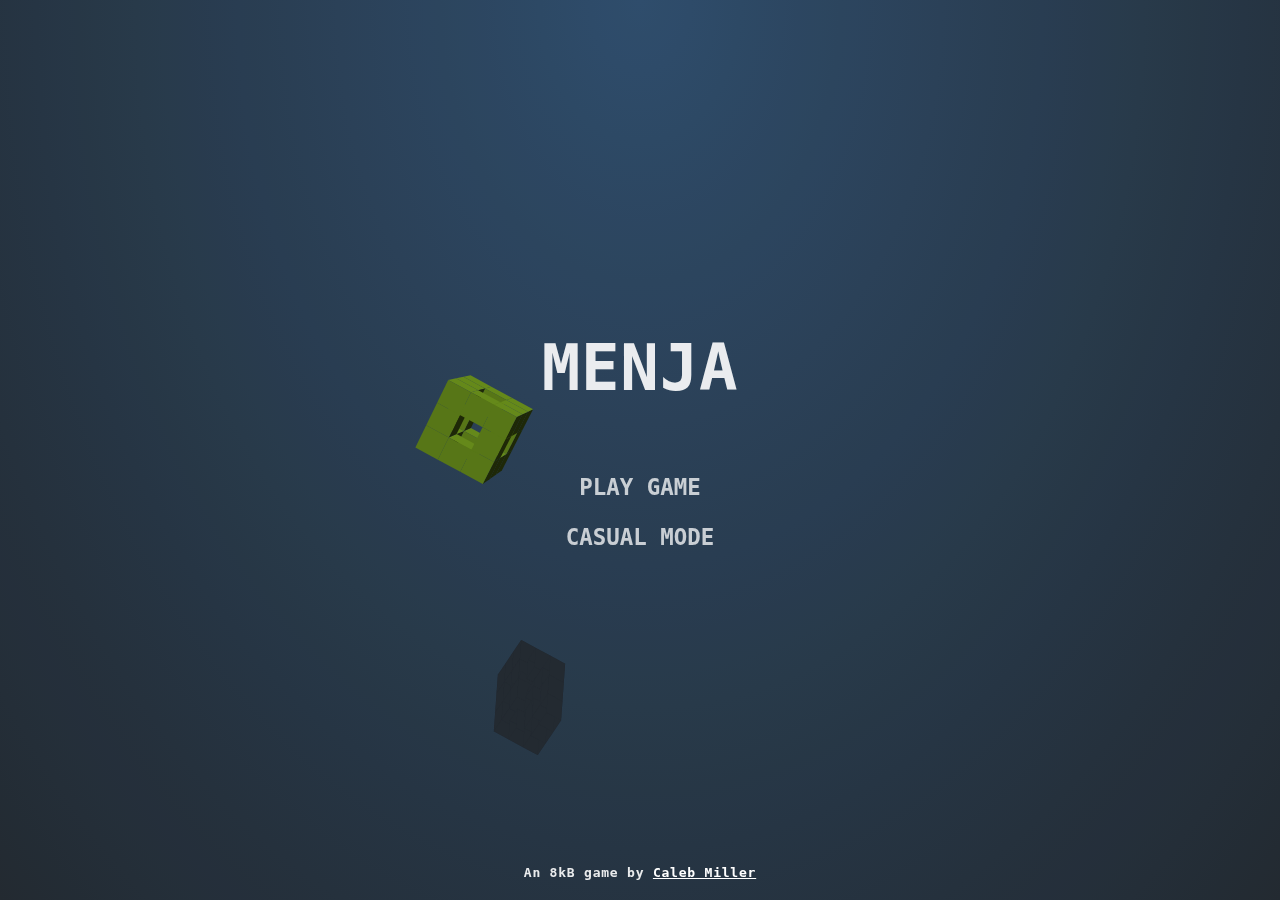
<file: Menja-Game-Master/index.html>
<!DOCTYPE html>
<html lang="en">
<head>
    <meta charset="UTF-8">
    <meta name="viewport" content="width=device-width, initial-scale=1">
<meta name="theme-color" content="#2c3f51">

    <link rel="stylesheet" href="style.css">
    <script defer src="main.js"></script>
    <title>Document</title>
</head>
<body>
    <!-- Game canvas -->
<canvas id="c"></canvas>

<!-- Gameplay HUD -->
<div class="hud">
	<div class="hud__score">
		<div class="score-lbl"></div>
		<div class="cube-count-lbl"></div>
	</div>
	<div class="pause-btn"><div></div></div>
	<div class="slowmo">
		<div class="slowmo__bar"></div>
	</div>
</div>

<!-- Menu System -->
<div class="menus">
	<div class="menu menu--main">
		<h1>MENJA</h1>
		<button type="button" class="play-normal-btn">PLAY GAME</button>
		<button type="button" class="play-casual-btn">CASUAL MODE</button>
		<div class="credits">An 8kB game by <a href="https://cmiller.tech">Caleb Miller</a></div>
	</div>
	<div class="menu menu--pause">
		<h1>Paused</h1>
		<button type="button" class="resume-btn">RESUME GAME</button>
		<button type="button" class="menu-btn--pause">MAIN MENU</button>
	</div>
	<div class="menu menu--score">
		<h1>Game Over</h1>
		<h2>Your Score:</h2>
		<div class="final-score-lbl"></div>
		<div class="high-score-lbl"></div>
		<button type="button" class="play-again-btn">PLAY AGAIN</button>
		<button type="button" class="menu-btn--score">MAIN MENU</button>
	</div>
</div>

</body>
</html>
</file>
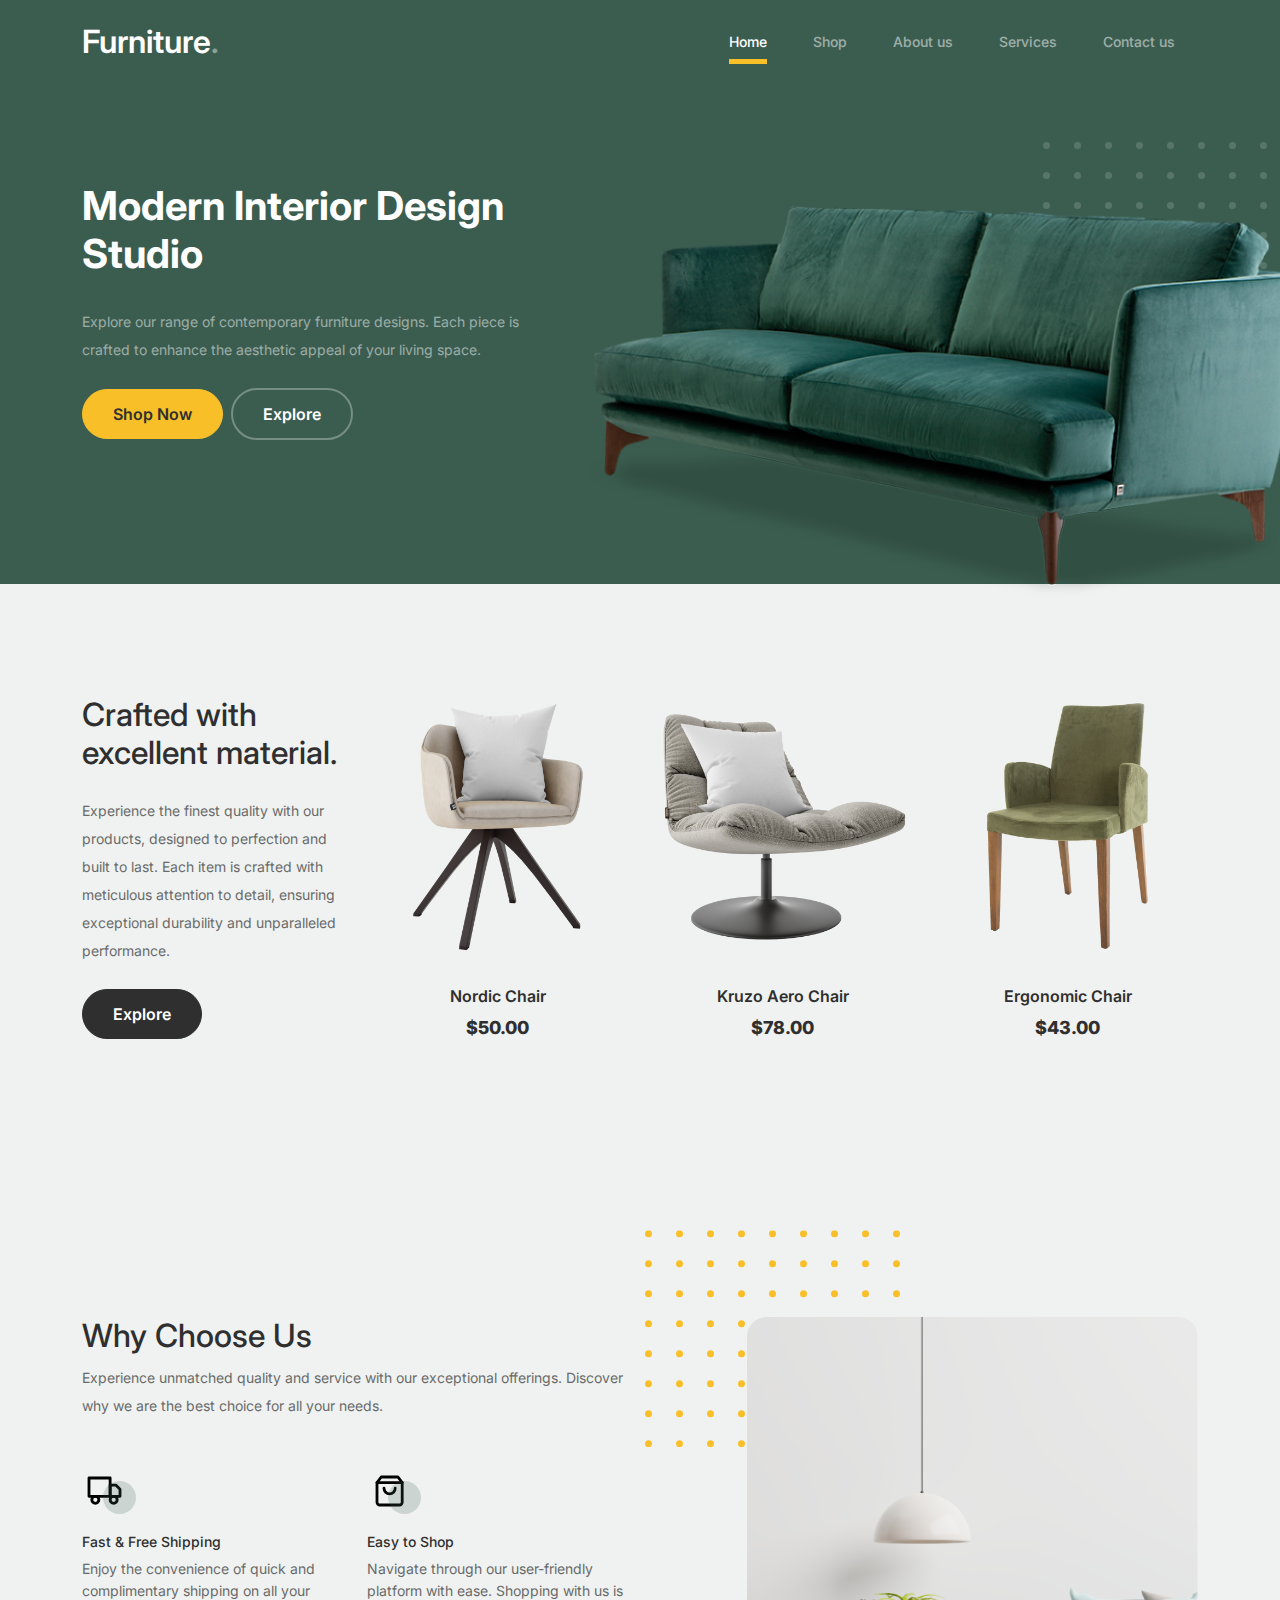
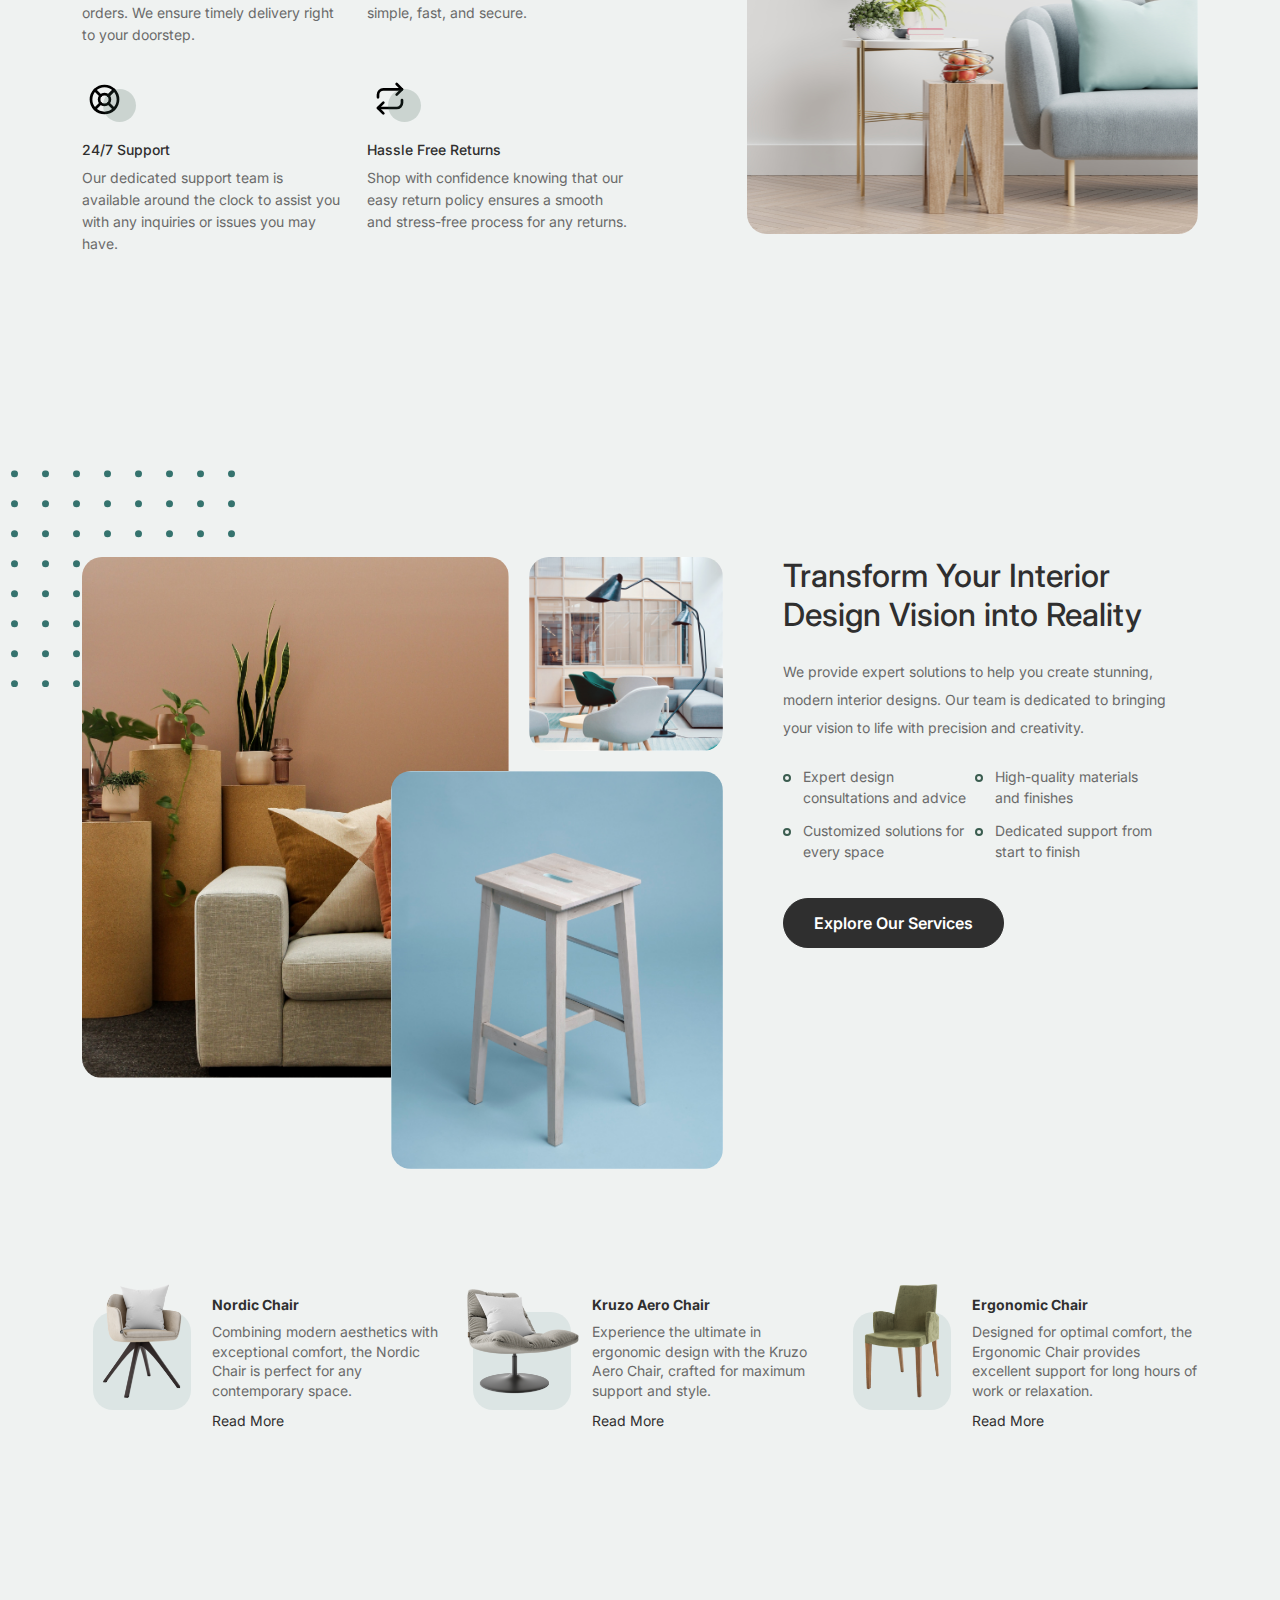
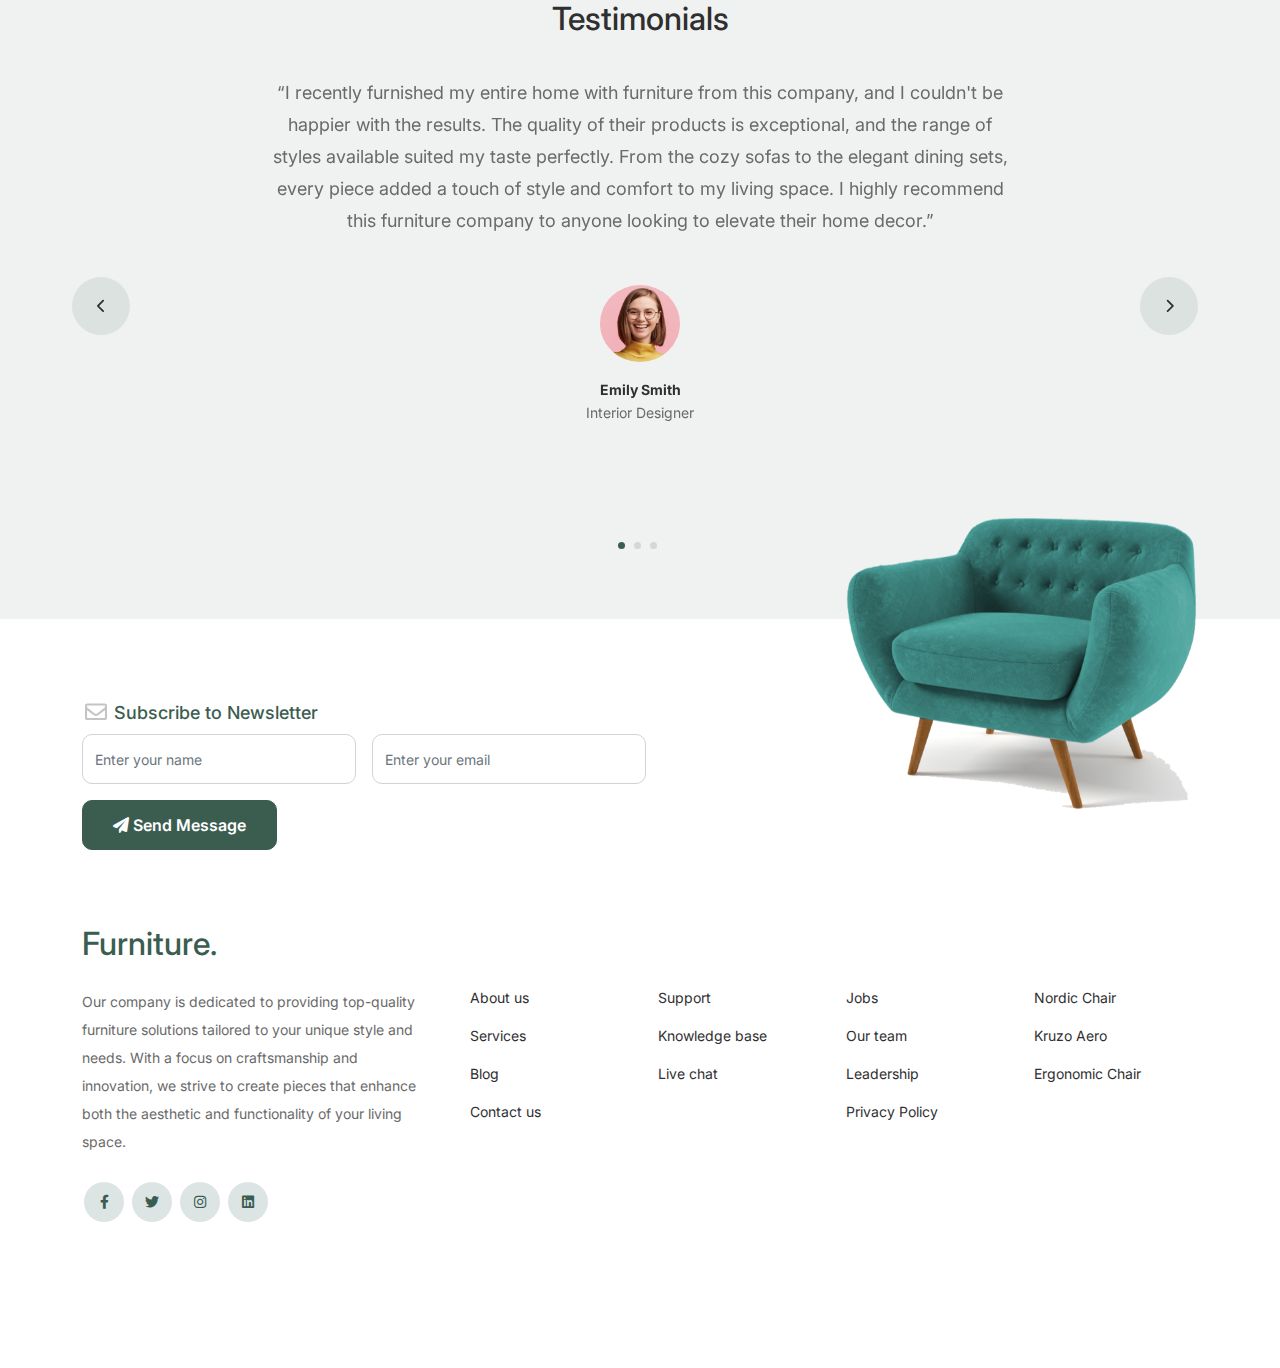
<file: Furniture-Master/furniture/index.html>
<!doctype html>
<html lang="en">
<head>
    <meta charset="utf-8">
    <meta name="viewport" content="width=device-width, initial-scale=1, shrink-to-fit=no">
    <link rel="shortcut icon" href="favicon.png">

    <!-- Bootstrap CSS -->
    <link href="css/bootstrap.min.css" rel="stylesheet">
    <link href="https://cdnjs.cloudflare.com/ajax/libs/font-awesome/6.0.0-beta3/css/all.min.css" rel="stylesheet">
    <link href="css/tiny-slider.css" rel="stylesheet">
    <link href="css/style.css" rel="stylesheet">
    <title>Furniture Website </title>
</head>

<body>

    <!-- Start Header/Navigation -->
    <nav class="custom-navbar navbar navbar navbar-expand-md navbar-dark bg-dark" arial-label="Furniture navigation bar">

        <div class="container">
            <a class="navbar-brand" href="index.html">Furniture<span>.</span></a>

            <button class="navbar-toggler" type="button" data-bs-toggle="collapse" data-bs-target="#navbarsFurniture" aria-controls="navbarsFurniture" aria-expanded="false" aria-label="Toggle navigation">
                <span class="navbar-toggler-icon"></span>
            </button>

            <div class="collapse navbar-collapse" id="navbarsFurni">
                <ul class="custom-navbar-nav navbar-nav ms-auto mb-2 mb-md-0">
                    <li class="nav-item active">
                        <a class="nav-link" href="index.html">Home</a>
                    </li>
                    <li><a class="nav-link" href="shop.html">Shop</a></li>
                    <li><a class="nav-link" href="about.html">About us</a></li>
                    <li><a class="nav-link" href="services.html">Services</a></li>
                    <li><a class="nav-link" href="contact.html">Contact us</a></li>
                </ul>
            </div>
        </div>

    </nav>
    <!-- End Header/Navigation -->
    <!-- Start Hero Section -->
    <div class="hero">
        <div class="container">
            <div class="row justify-content-between">
                <div class="col-lg-5">
                    <div class="intro-excerpt">
                        <h1>Modern Interior <span clsas="d-block">Design Studio</span></h1>
                        <p class="mb-4">Explore our range of contemporary furniture designs. Each piece is crafted to enhance the aesthetic appeal of your living space.</p>
                        <p><a href="" class="btn btn-secondary me-2">Shop Now</a><a href="#" class="btn btn-white-outline">Explore</a></p>
                    </div>
                </div>
                <div class="col-lg-7">
                    <div class="hero-img-wrap">
                        <img src="images/couch.png" class="img-fluid" alt="Comfortable couch">
                    </div>
                </div>
            </div>
        </div>
    </div>
    <!-- End Hero Section -->
    <!-- Start Product Section -->
    <div class="product-section">
        <div class="container">
            <div class="row">

                <!-- Start Column 1 -->
                <div class="col-md-12 col-lg-3 mb-5 mb-lg-0">
                    <h2 class="mb-4 section-title">Crafted with excellent material.</h2>
                    <p class="mb-4">Experience the finest quality with our products, designed to perfection and built to last. Each item is crafted with meticulous attention to detail, ensuring exceptional durability and unparalleled performance.</p>
                    <p><a href="shop.html" class="btn">Explore</a></p>
                </div>
                <!-- End Column 1 -->
                <!-- Start Column 2 -->
                <div class="col-12 col-md-4 col-lg-3 mb-5 mb-md-0">
                    <a class="product-item" href="#">
                        <img src="images/product-1.png" class="img-fluid product-thumbnail" alt="Nordic Chair">
                        <h3 class="product-title">Nordic Chair</h3>
                        <strong class="product-price">$50.00</strong>

                        <span class="icon-cross">
                            <img src="images/cross.svg" class="img-fluid" alt="Close">
                        </span>
                    </a>
                </div>
                <!-- End Column 2 -->
                <!-- Start Column 3 -->
                <div class="col-12 col-md-4 col-lg-3 mb-5 mb-md-0">
                    <a class="product-item" href="#">
                        <img src="images/product-2.png" class="img-fluid product-thumbnail" alt="Kruzo Aero Chair">
                        <h3 class="product-title">Kruzo Aero Chair</h3>
                        <strong class="product-price">$78.00</strong>

                        <span class="icon-cross">
                            <img src="images/cross.svg" class="img-fluid" alt="">
                        </span>
                    </a>
                </div>
                <!-- End Column 3 -->
                <!-- Start Column 4 -->
                <div class="col-12 col-md-4 col-lg-3 mb-5 mb-md-0">
                    <a class="product-item" href="#">
                        <img src="images/product-3.png" class="img-fluid product-thumbnail" alt="Ergonomic Chair">
                        <h3 class="product-title">Ergonomic Chair</h3>
                        <strong class="product-price">$43.00</strong>
                        <span class="icon-cross">
                            <img src="images/cross.svg" class="img-fluid" alt="Cross Icon">
                        </span>
                    </a>
                </div>
                <!-- End Column 4 -->

            </div>
        </div>
    </div>
    <!-- End Product Section -->
    <!-- Start Why Choose Us Section -->
    <div class="why-choose-section">
        <div class="container">
            <div class="row justify-content-between">
                <div class="col-lg-6">
                    <h2 class="section-title">Why Choose Us</h2>
                    <p>Experience unmatched quality and service with our exceptional offerings. Discover why we are the best choice for all your needs.</p>

                    <div class="row my-5">
                        <div class="col-6 col-md-6">
                            <div class="feature">
                                <div class="icon">
                                    <img src="images/truck.svg" alt="Fast & Free Shipping" class="img-fluid">
                                </div>
                                <h3>Fast &amp; Free Shipping</h3>
                                <p>Enjoy the convenience of quick and complimentary shipping on all your orders. We ensure timely delivery right to your doorstep.</p>
                            </div>
                        </div>

                        <div class="col-6 col-md-6">
                            <div class="feature">
                                <div class="icon">
                                    <img src="images/bag.svg" alt="Easy to Shop" class="img-fluid">
                                </div>
                                <h3>Easy to Shop</h3>
                                <p>Navigate through our user-friendly platform with ease. Shopping with us is simple, fast, and secure.</p>
                            </div>
                        </div>

                        <div class="col-6 col-md-6">
                            <div class="feature">
                                <div class="icon">
                                    <img src="images/support.svg" alt="24/7 Support" class="img-fluid">
                                </div>
                                <h3>24/7 Support</h3>
                                <p>Our dedicated support team is available around the clock to assist you with any inquiries or issues you may have.</p>
                            </div>
                        </div>

                        <div class="col-6 col-md-6">
                            <div class="feature">
                                <div class="icon">
                                    <img src="images/return.svg" alt="Hassle Free Returns" class="img-fluid">
                                </div>
                                <h3>Hassle Free Returns</h3>
                                <p>Shop with confidence knowing that our easy return policy ensures a smooth and stress-free process for any returns.</p>
                            </div>
                        </div>

                    </div>
                </div>

                <div class="col-lg-5">
                    <div class="img-wrap">
                        <img src="images/why-choose-us-img.jpg" alt="Why Choose Us" class="img-fluid">
                    </div>
                </div>

            </div>
        </div>
    </div>
    <!-- End Why Choose Us Section -->
    <!-- Start We Help Section -->
    <div class="we-help-section">
        <div class="container">
            <div class="row justify-content-between">
                <div class="col-lg-7 mb-5 mb-lg-0">
                    <div class="imgs-grid">
                        <div class="grid grid-1"><img src="images/img-grid-1.jpg" alt="Untree.co"></div>
                        <div class="grid grid-2"><img src="images/img-grid-2.jpg" alt="Untree.co"></div>
                        <div class="grid grid-3"><img src="images/img-grid-3.jpg" alt="Untree.co"></div>
                    </div>
                </div>
                <div class="col-lg-5 ps-lg-5">
                    <h2 class="section-title mb-4">Transform Your Interior Design Vision into Reality</h2>
                    <p>We provide expert solutions to help you create stunning, modern interior designs. Our team is dedicated to bringing your vision to life with precision and creativity.</p>

                    <ul class="list-unstyled custom-list my-4">
                        <li>Expert design consultations and advice</li>
                        <li>High-quality materials and finishes</li>
                        <li>Customized solutions for every space</li>
                        <li>Dedicated support from start to finish</li>
                    </ul>
                    <p><a href="#" class="btn">Explore Our Services</a></p>
                </div>
            </div>
        </div>
    </div>
    <!-- End We Help Section -->
    <!-- Start Popular Product -->
    <div class="popular-product">
        <div class="container">
            <div class="row">

                <div class="col-12 col-md-6 col-lg-4 mb-4 mb-lg-0">
                    <div class="product-item-sm d-flex">
                        <div class="thumbnail">
                            <img src="images/product-1.png" alt="Nordic Chair" class="img-fluid">
                        </div>
                        <div class="pt-3">
                            <h3>Nordic Chair</h3>
                            <p>Combining modern aesthetics with exceptional comfort, the Nordic Chair is perfect for any contemporary space.</p>
                            <p><a href="#">Read More</a></p>
                        </div>
                    </div>
                </div>

                <div class="col-12 col-md-6 col-lg-4 mb-4 mb-lg-0">
                    <div class="product-item-sm d-flex">
                        <div class="thumbnail">
                            <img src="images/product-2.png" alt="Kruzo Aero Chair" class="img-fluid">
                        </div>
                        <div class="pt-3">
                            <h3>Kruzo Aero Chair</h3>
                            <p>Experience the ultimate in ergonomic design with the Kruzo Aero Chair, crafted for maximum support and style.</p>
                            <p><a href="#">Read More</a></p>
                        </div>
                    </div>
                </div>

                <div class="col-12 col-md-6 col-lg-4 mb-4 mb-lg-0">
                    <div class="product-item-sm d-flex">
                        <div class="thumbnail">
                            <img src="images/product-3.png" alt="Ergonomic Chair" class="img-fluid">
                        </div>
                        <div class="pt-3">
                            <h3>Ergonomic Chair</h3>
                            <p>Designed for optimal comfort, the Ergonomic Chair provides excellent support for long hours of work or relaxation.</p>
                            <p><a href="#">Read More</a></p>
                        </div>
                    </div>
                </div>

            </div>
        </div>
    </div>
    <!-- End Popular Product -->
    <!-- Start Testimonial Slider -->
    <div class="testimonial-section">
        <div class="container">
            <div class="row">
                <div class="col-lg-7 mx-auto text-center">
                    <h2 class="section-title">Testimonials</h2>
                </div>
            </div>

            <div class="row justify-content-center">
                <div class="col-lg-12">
                    <div class="testimonial-slider-wrap text-center">

                        <div id="testimonial-nav">
                            <span class="prev" data-controls="prev"><span class="fa fa-chevron-left"></span></span>
                            <span class="next" data-controls="next"><span class="fa fa-chevron-right"></span></span>
                        </div>

                        <div class="testimonial-slider">

                            <div class="item">
                                <div class="row justify-content-center">
                                    <div class="col-lg-8 mx-auto">

                                        <div class="testimonial-block text-center">
                                            <blockquote class="mb-5">
                                                <p>&ldquo;I recently furnished my entire home with furniture from this company, and I couldn't be happier with the results. The quality of their products is exceptional, and the range of styles available suited my taste perfectly. From the cozy sofas to the elegant dining sets, every piece added a touch of style and comfort to my living space. I highly recommend this furniture company to anyone looking to elevate their home decor.&rdquo;</p>
                                            </blockquote>

                                            <div class="author-info">
                                                <div class="author-pic">
                                                    <img src="images/person-1.png" alt="Emily Smith" class="img-fluid">
                                                </div>
                                                <h3 class="font-weight-bold">Emily Smith</h3>
                                                <span class="position d-block mb-3">Interior Designer</span>
                                            </div>
                                        </div>

                                    </div>
                                </div>
                            </div>
                            <!-- END item -->

                            <div class="item">
                                <div class="row justify-content-center">
                                    <div class="col-lg-8 mx-auto">

                                        <div class="testimonial-block text-center">
                                            <blockquote class="mb-5">
                                                <p>&ldquo;I had the pleasure of revamping my living space with furniture from this company, and I must say, it was a delightful experience. Their furniture not only exceeded my expectations in terms of quality but also offered a wide range of designs to choose from, catering perfectly to my style preferences. From the chic coffee tables to the luxurious bedroom sets, each piece added an element of sophistication to my home decor. I wholeheartedly endorse this furniture brand to anyone seeking to transform their living space into a stylish sanctuary.&rdquo;</p>
                                            </blockquote>

                                            <div class="author-info">
                                                <div class="author-pic">
                                                    <img src="images/person-1.png" alt="Maria Jones" class="img-fluid">
                                                </div>
                                                <h3 class="font-weight-bold">Maria Jones</h3>
                                                <span class="position d-block mb-3">CEO, Co-Founder, XYZ Inc.</span>
                                            </div>
                                        </div>

                                    </div>
                                </div>
                            </div>
                            <!-- END item -->

                            <div class="item">
                                <div class="row justify-content-center">
                                    <div class="col-lg-8 mx-auto">

                                        <div class="testimonial-block text-center">
                                            <blockquote class="mb-5">
                                                <p>&ldquo;I recently adorned my home with furniture from this company, and I couldn't be more thrilled with the outcome. The furniture is not only aesthetically pleasing but also of impeccable quality. I was impressed by the diverse range of styles available, allowing me to find pieces that perfectly complemented my personal taste. From the sleek dining chairs to the cozy sectional sofa, each item added a touch of elegance and comfort to my living space. I highly recommend this furniture company to anyone looking to create a stylish and inviting home.&rdquo;</p>
                                            </blockquote>

                                            <div class="author-info">
                                                <div class="author-pic">
                                                    <img src="images/person-1.png" alt="Sophia Rodriguez" class="img-fluid">
                                                </div>
                                                <h3 class="font-weight-bold">Sophia Rodriguez</h3>
                                                <span class="position d-block mb-3">Marketing Director, ABC Furniture Company</span>
                                            </div>
                                        </div>

                                    </div>
                                </div>
                            </div>
                            <!-- END item -->

                        </div>

                    </div>
                </div>
            </div>
        </div>
    </div>
    <!-- End Testimonial Slider -->
    <!-- Start Footer Section -->
    <footer class="footer-section">
        <div class="container relative">

            <div class="sofa-img">
                <img src="images/sofa.png" alt="Sofa" class="img-fluid">
            </div>

            <div class="row">
                <div class="col-lg-8">
                    <div class="subscription-form">
                        <h3 class="d-flex align-items-center"><span class="me-1"><img src="images/envelope-outline.svg" alt="Envelope" class="img-fluid"></span><span>Subscribe to Newsletter</span></h3>

                        <form action="#" class="row g-3">
                            <div class="col-auto">
                                <input type="text" class="form-control" placeholder="Enter your name">
                            </div>
                            <div class="col-auto">
                                <input type="email" class="form-control" placeholder="Enter your email">
                            </div>
                            <div class="col-auto">
                                <button class="btn btn-primary">
                                    <span class="fa fa-paper-plane"></span> Send Message
                                </button>
                            </div>
                        </form>

                    </div>
                </div>
            </div>

            <div class="row g-5 mb-5">
                <div class="col-lg-4">
                    <div class="mb-4 footer-logo-wrap"><a href="#" class="footer-logo">Furniture<span>.</span></a></div>
                    <p class="mb-4">Our company is dedicated to providing top-quality furniture solutions tailored to your unique style and needs. With a focus on craftsmanship and innovation, we strive to create pieces that enhance both the aesthetic and functionality of your living space.</p>

                    <ul class="list-unstyled custom-social">
                        <li><a href="#" aria-label="Facebook"><span class="fa fa-brands fa-facebook-f"></span></a></li>
                        <li><a href="#" aria-label="Twitter"><span class="fa fa-brands fa-twitter"></span></a></li>
                        <li><a href="#" aria-label="Instagram"><span class="fa fa-brands fa-instagram"></span></a></li>
                        <li><a href="#" aria-label="LinkedIn"><span class="fa fa-brands fa-linkedin"></span></a></li>
                    </ul>

                </div>

                <div class="col-lg-8">
                    <div class="row links-wrap">
                        <div class="col-6 col-sm-6 col-md-3">
                            <ul class="list-unstyled">
                                <li><a href="#">About us</a></li>
                                <li><a href="#">Services</a></li>
                                <li><a href="#">Blog</a></li>
                                <li><a href="#">Contact us</a></li>
                            </ul>
                        </div>

                        <div class="col-6 col-sm-6 col-md-3">
                            <ul class="list-unstyled">
                                <li><a href="#">Support</a></li>
                                <li><a href="#">Knowledge base</a></li>
                                <li><a href="#">Live chat</a></li>
                            </ul>
                        </div>

                        <div class="col-6 col-sm-6 col-md-3">
                            <ul class="list-unstyled">
                                <li><a href="#">Jobs</a></li>
                                <li><a href="#">Our team</a></li>
                                <li><a href="#">Leadership</a></li>
                                <li><a href="#">Privacy Policy</a></li>
                            </ul>
                        </div>

                        <div class="col-6 col-sm-6 col-md-3">
                            <ul class="list-unstyled">
                                <li><a href="#">Nordic Chair</a></li>
                                <li><a href="#">Kruzo Aero</a></li>
                                <li><a href="#">Ergonomic Chair</a></li>
                            </ul>
                        </div>
                    </div>
                </div>

            </div>

        </div>
    </footer>
    <!-- End Footer Section -->


    <script src="js/bootstrap.bundle.min.js"></script>
    <script src="js/tiny-slider.js"></script>
    <script src="js/custom.js"></script>
</body>

</html>
</file>
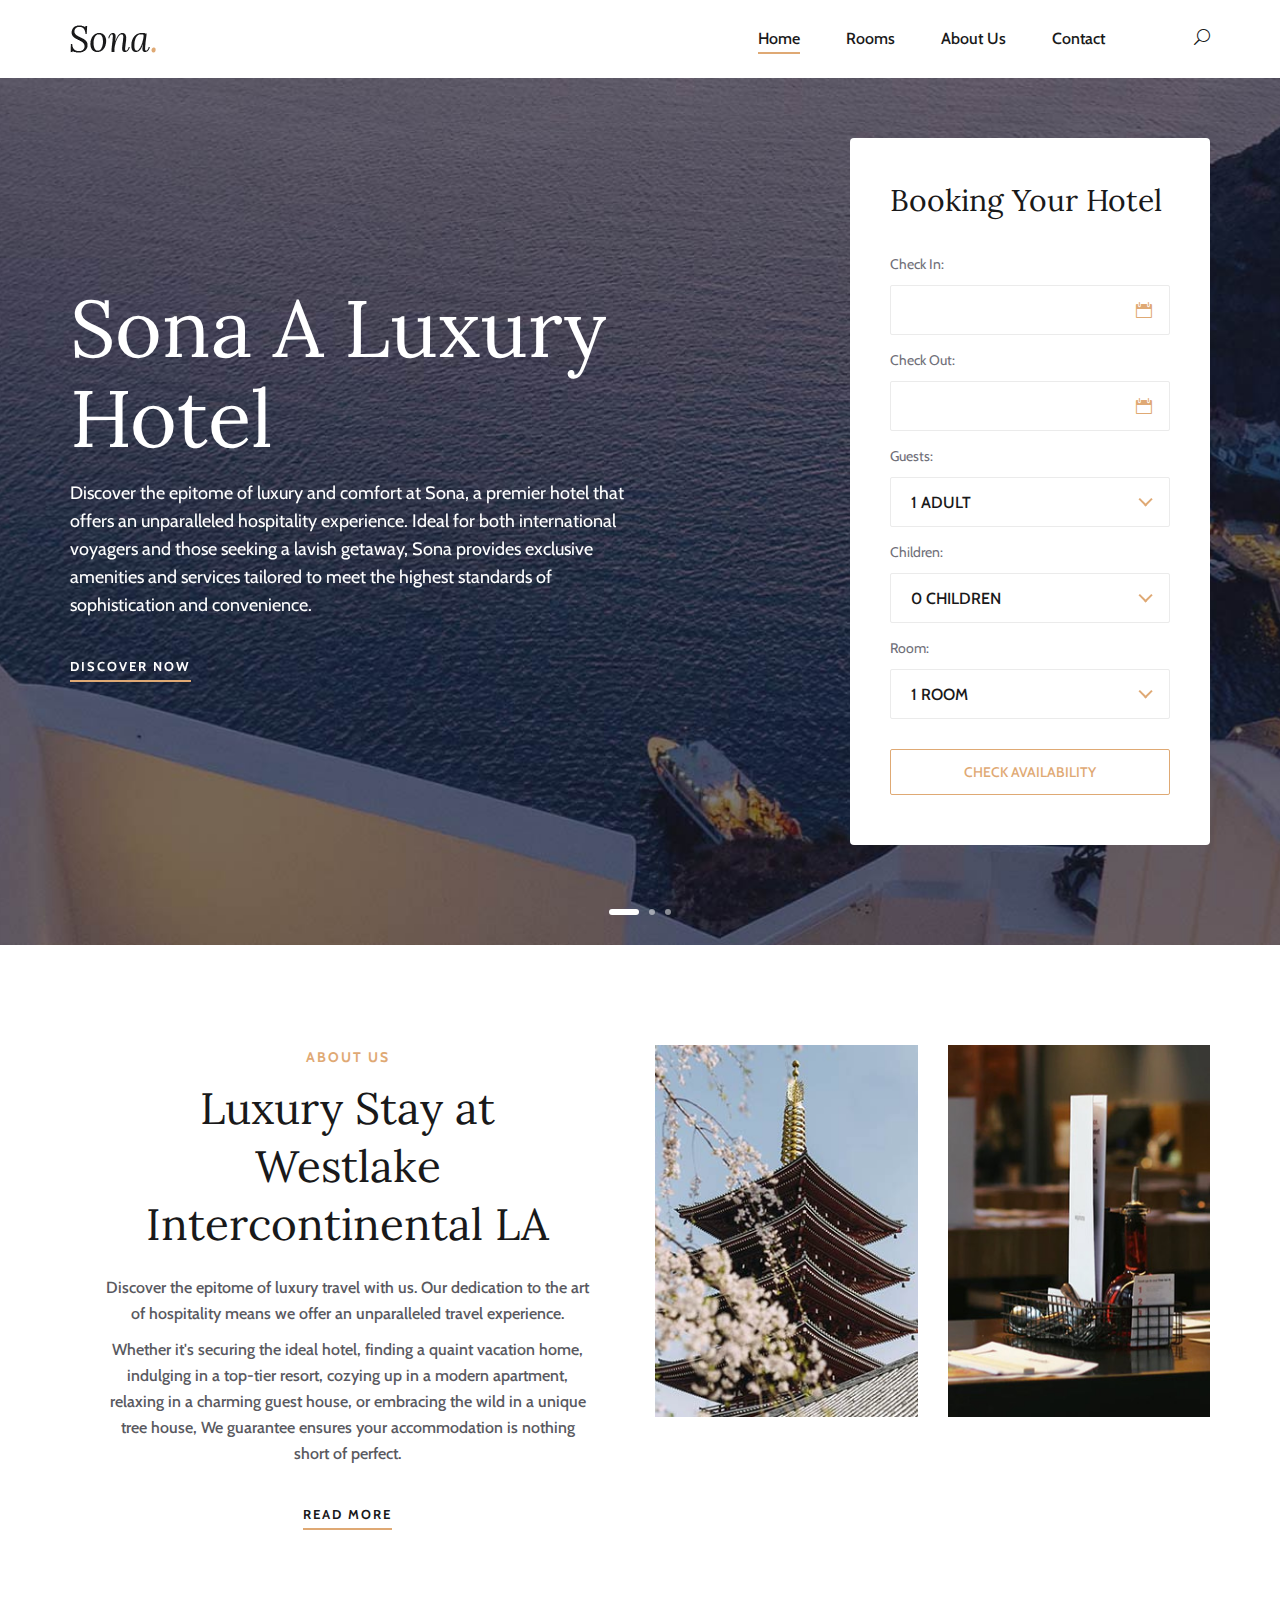
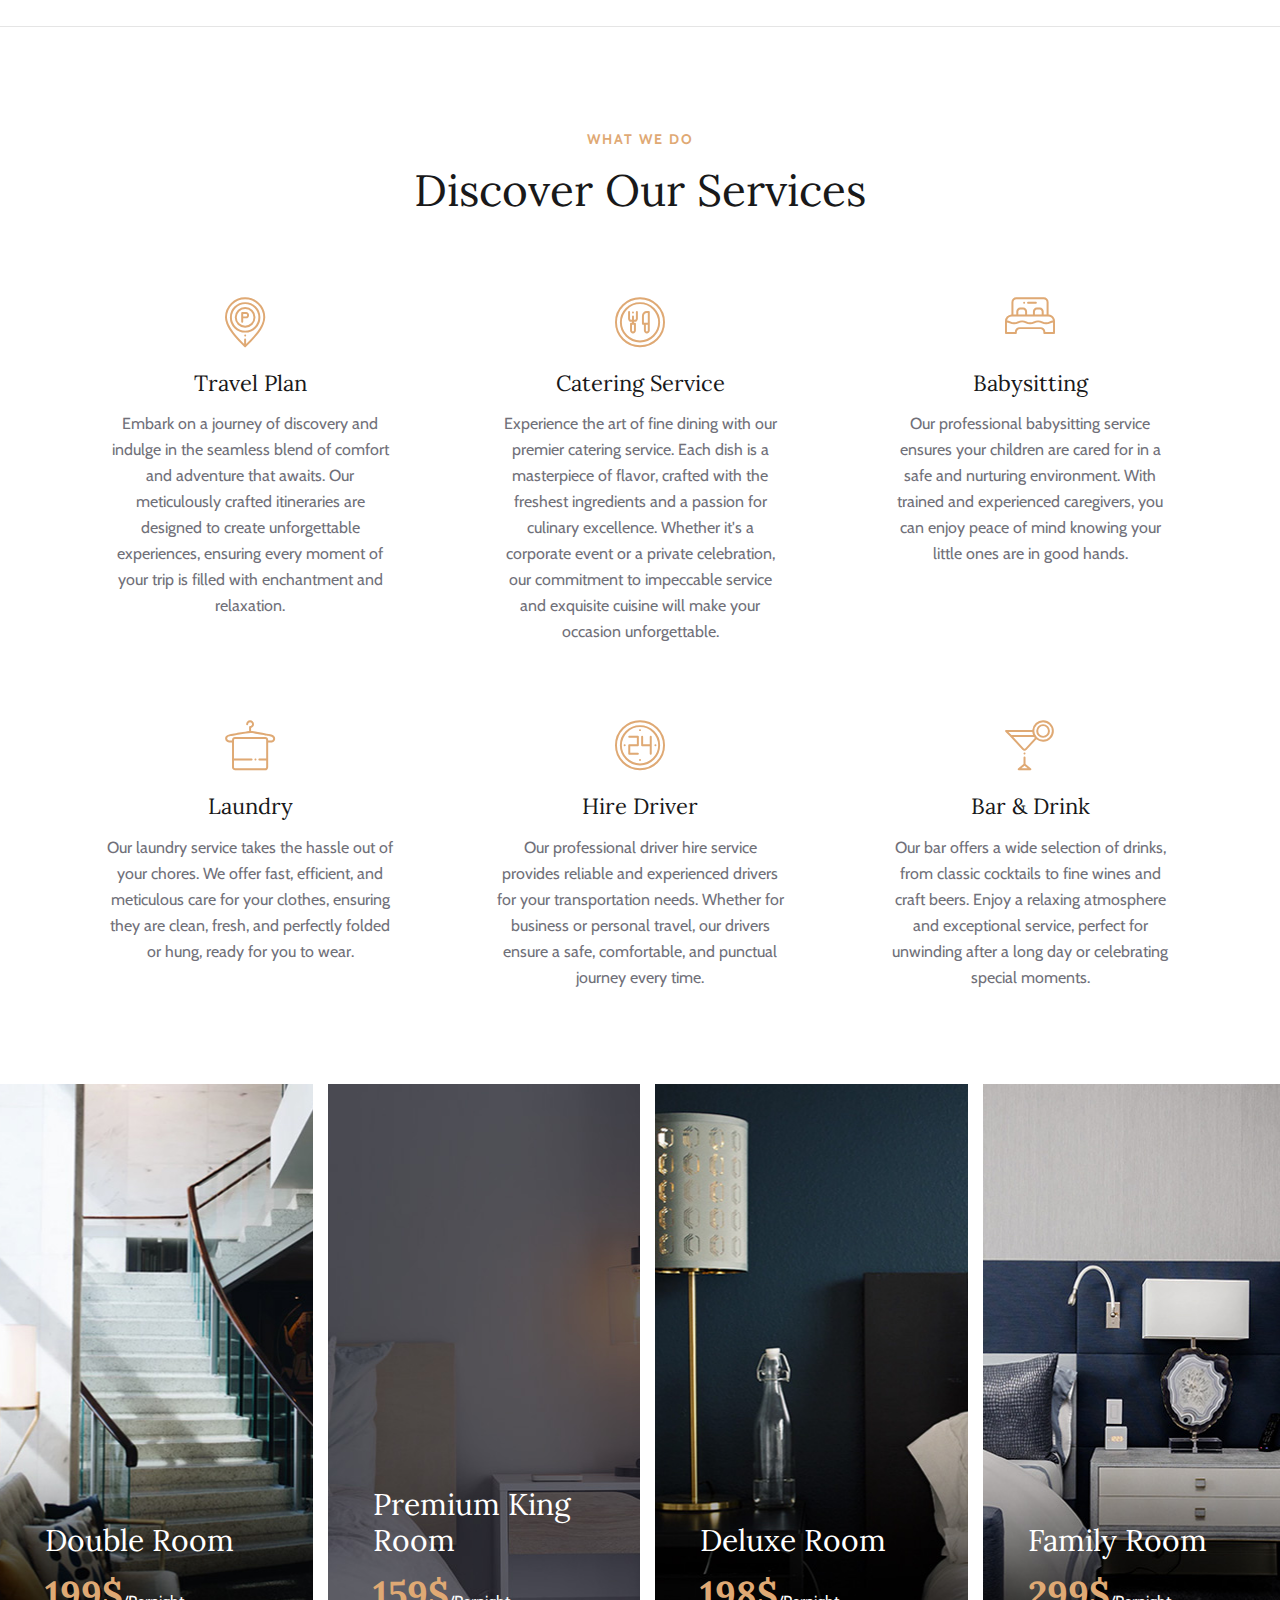
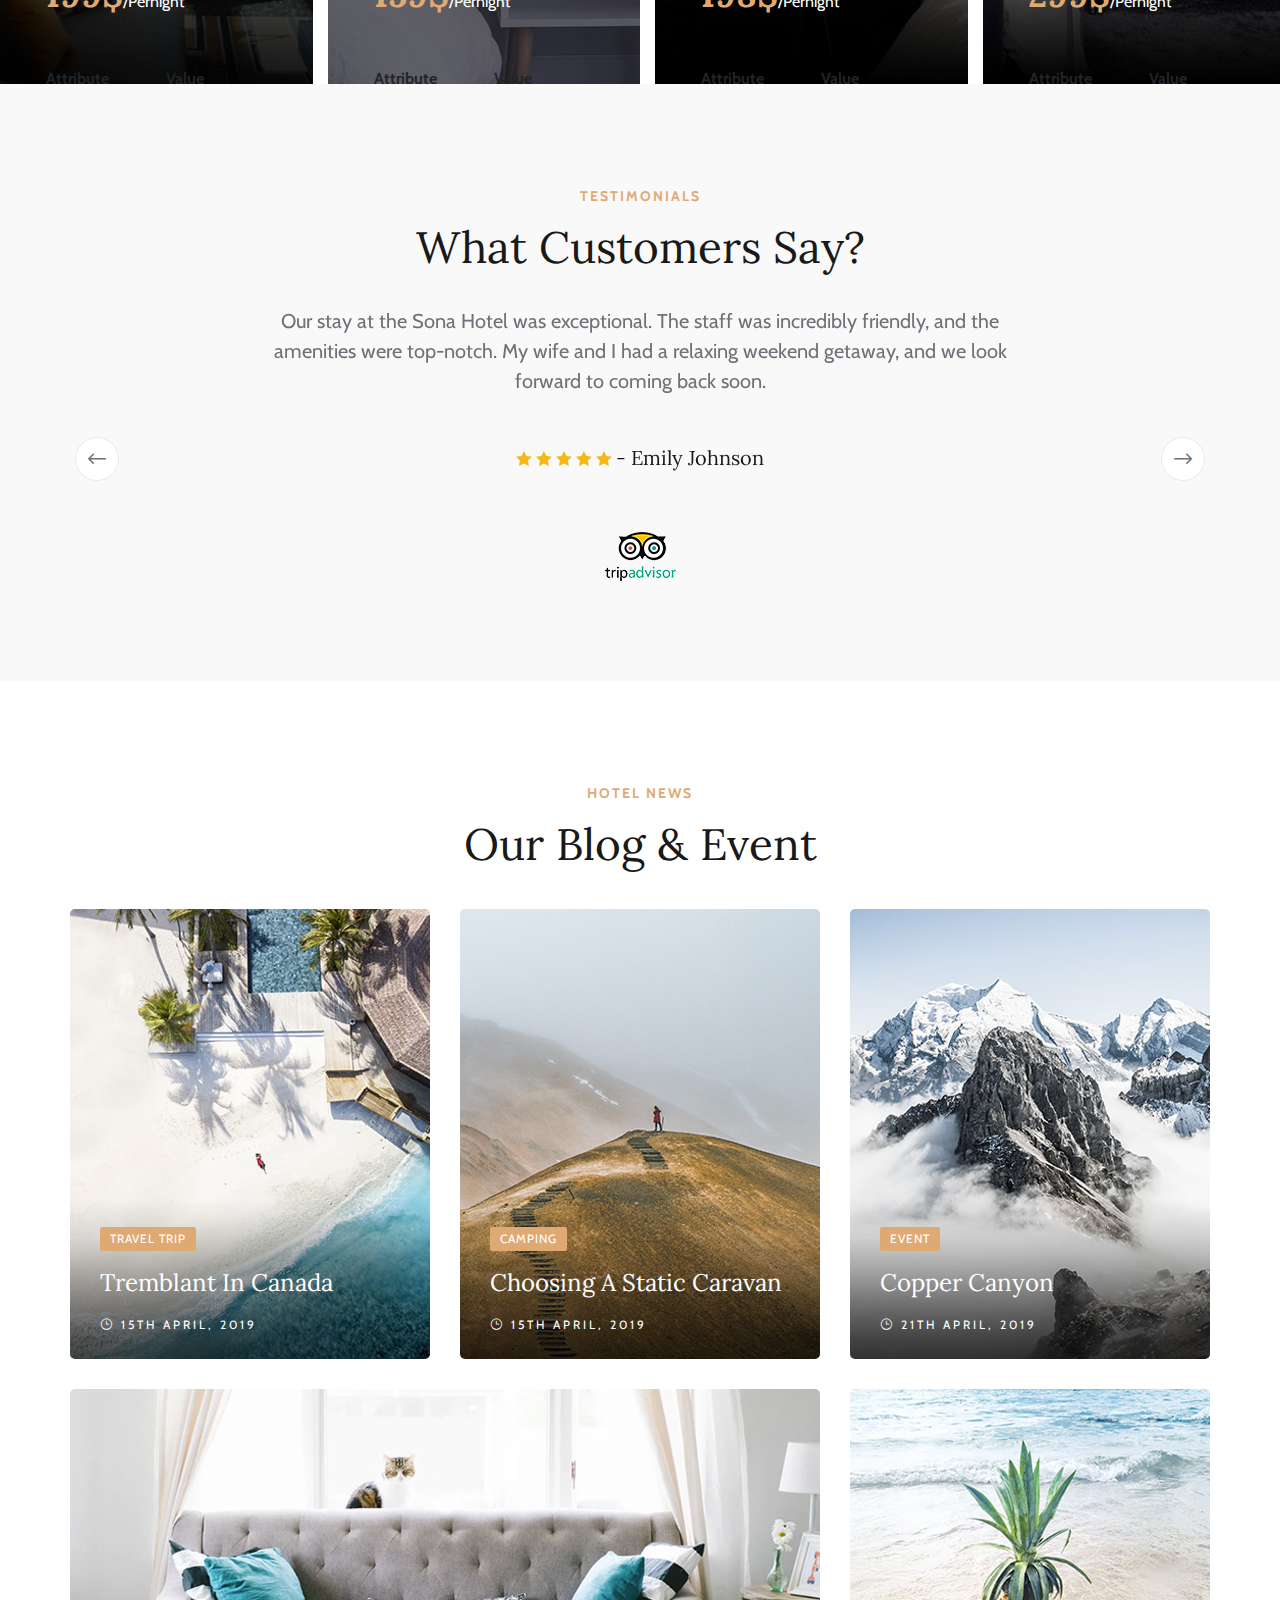
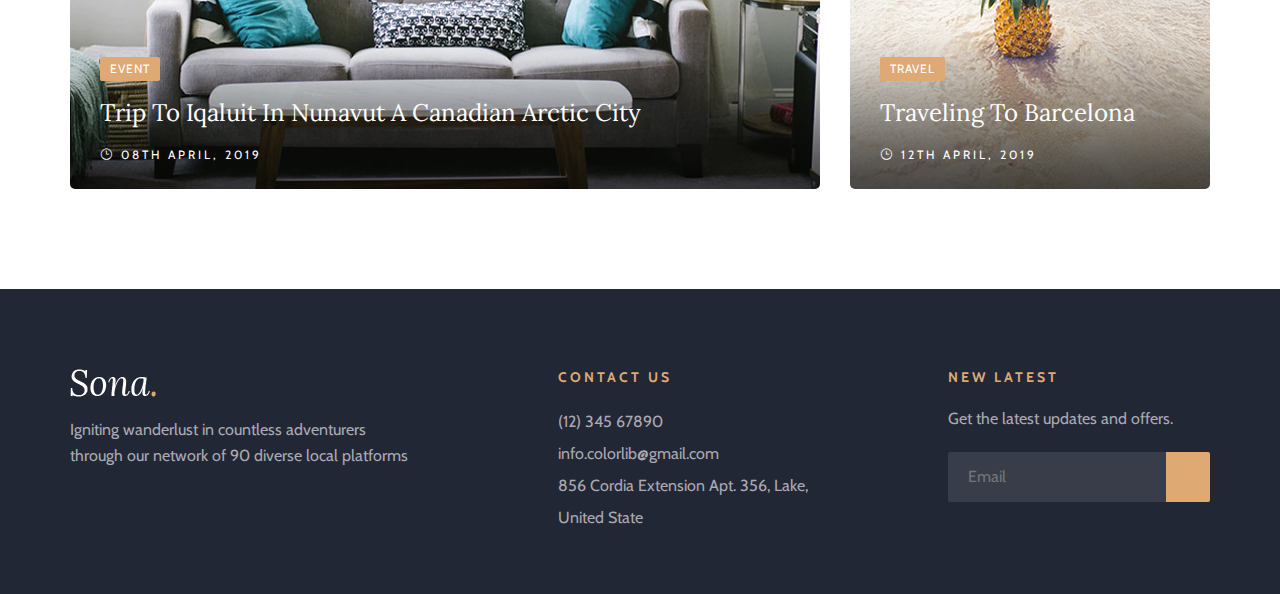
<file: Sona-Master/sona/index.html>
<!DOCTYPE html>
<html lang="en">

<head>
    <meta charset="UTF-8">
    <meta name="description" content="Sona Website">
    <meta name="viewport" content="width=device-width, initial-scale=1.0">
    <meta http-equiv="X-UA-Compatible" content="ie=edge">
    <title>Sona Website</title>

    <!-- Google Font -->
    <link href="https://fonts.googleapis.com/css?family=Lora:400,700&display=swap" rel="stylesheet">
    <link href="https://fonts.googleapis.com/css?family=Cabin:400,500,600,700&display=swap" rel="stylesheet">

    <!-- Css Styles -->
    <link rel="stylesheet" href="css/bootstrap.min.css" type="text/css">
    <link rel="stylesheet" href="css/font-awesome.min.css" type="text/css">
    <link rel="stylesheet" href="css/elegant-icons.css" type="text/css">
    <link rel="stylesheet" href="css/flaticon.css" type="text/css">
    <link rel="stylesheet" href="css/owl.carousel.min.css" type="text/css">
    <link rel="stylesheet" href="css/nice-select.css" type="text/css">
    <link rel="stylesheet" href="css/jquery-ui.min.css" type="text/css">
    <link rel="stylesheet" href="css/magnific-popup.css" type="text/css">
    <link rel="stylesheet" href="css/slicknav.min.css" type="text/css">
    <link rel="stylesheet" href="css/style.css" type="text/css">
</head>

<body>
    <!-- Page Preloder -->
    <div id="preloder">
        <div class="loader"></div>
    </div>

    <!-- Header Start -->
    <header>
        <div class="menu-item">
            <div class="container">
                <div class="row">
                    <div class="col-lg-2">
                        <div class="logo">
                            <img src="img/logo.png" alt="">
                        </div>
                    </div>
                    <div class="col-lg-10">
                        <div class="nav-menu">
                            <nav class="mainmenu">
                                <ul>
                                    <li class="active"><a href="./index.html">Home</a></li>
                                    <li><a href="./rooms.html">Rooms</a></li>
                                    <li><a href="./about-us.html">About Us</a></li>
                                    <li><a href="./contact.html">Contact</a></li>
                                </ul>
                            </nav>
                            <div class="nav-right search-switch">
                                <i class="icon_search"></i>
                            </div>
                        </div>
                    </div>
                </div>
            </div>
        </div>
    </header>
    <!-- Header End -->

    <!-- Hero Section Begin -->
    <section class="hero-section">
        <div class="container">
            <div class="row">
                <div class="col-lg-6">
                    <div class="hero-text">
                        <h1>Sona A Luxury Hotel</h1>
                        <p>Discover the epitome of luxury and comfort at Sona, a premier hotel that offers an unparalleled hospitality experience. Ideal for both international voyagers and those seeking a lavish getaway, Sona provides exclusive amenities and services tailored to meet the highest standards of sophistication and convenience.</p>
                        <a href="#" class="primary-btn">Discover Now</a>
                    </div>
                </div>
                <div class="col-xl-4 col-lg-5 offset-xl-2 offset-lg-1">
                    <div class="booking-form">
                        <h3>Booking Your Hotel</h3>
                        <form action="#">
                            <div class="check-date">
                                <label for="date-in">Check In:</label>
                                <input type="text" class="date-input" id="date-in">
                                <i class="icon_calendar"></i>
                            </div>
                            <div class="check-date">
                                <label for="date-out">Check Out:</label>
                                <input type="text" class="date-input" id="date-out">
                                <i class="icon_calendar"></i>
                            </div>
                            <div class="select-option">
                                <label for="guests">Guests:</label>
                                 <select id="guests">
                                    <option value="1">1 Adult</option>
                                    <option value="2">2 Adults</option>
                                    <option value="3">3 Adults</option>
                                    <option value="4">4 Adults</option>
                                </select>
                            </div>
                            <div class="select-option">
                                <label for="children">Children:</label>
                                <select id="children">
                                    <option value="0">0 Children</option>
                                    <option value="1">1 Child</option>
                                    <option value="2">2 Children</option>
                                    <option value="3">3 Children</option>
                                </select>
                            </div>
                            <div class="select-option">
                                <label for="rooms">Room:</label>
                                <select id="rooms">
                                    <option value="1">1 Room</option>
                                    <option value="2">2 Rooms</option>
                                </select>
                            </div>
                            <button type="submit">Check Availability</button>
                        </form>
                    </div>
                </div>
            </div>
        </div>
        <div class="hero-slider owl-carousel">
            <div class="hs-item set-bg" data-setbg="img/hero/hero-1.jpg"></div>
            <div class="hs-item set-bg" data-setbg="img/hero/hero-2.jpg"></div>
            <div class="hs-item set-bg" data-setbg="img/hero/hero-3.jpg"></div>
        </div>
    </section>
    <!-- Hero Section End -->

    <!-- About Us Section Begin -->
    <section class="aboutus-section spad">
        <div class="container">
            <div class="row">
                <div class="col-lg-6">
                    <div class="about-text">
                        <div class="section-title">
                            <span>About Us</span>
                            <h2>Luxury Stay at Westlake <br />Intercontinental LA</h2>
                        </div>
                        <p class="f-para">Discover the epitome of luxury travel with us. Our dedication to the art of hospitality means we offer an unparalleled travel experience.</p>
                        <p class="s-para">Whether it's securing the ideal hotel, finding a quaint vacation home, indulging in a top-tier resort, cozying up in a modern apartment, relaxing in a charming guest house, or embracing the wild in a unique tree house, We guarantee ensures your accommodation is nothing short of perfect.</p>
                        <a href="#" class="primary-btn about-btn">Read More</a>
                    </div>
                </div>
                <div class="col-lg-6">
                    <div class="about-pic">
                        <div class="row">
                            <div class="col-sm-6">
                                <img src="img/about/about-1.jpg" alt="">
                            </div>
                            <div class="col-sm-6">
                                <img src="img/about/about-2.jpg" alt="">
                            </div>
                        </div>
                    </div>
                </div>
            </div>
        </div>
    </section>
    <!-- About Us Section End -->

    <!-- Services Section End -->
    <section class="services-section spad">
        <div class="container">
            <div class="row">
                <div class="col-lg-12">
                    <div class="section-title">
                        <span>What We Do</span>
                        <h2>Discover Our Services</h2>
                    </div>
                </div>
            </div>
            <div class="row">
                <div class="col-lg-4 col-sm-6">
                    <div class="service-item">
                        <i class="flaticon-036-parking"></i>
                        <h4>Travel Plan</h4>
                        <p>Embark on a journey of discovery and indulge in the seamless blend of comfort and adventure that awaits. Our meticulously crafted itineraries are designed to create unforgettable experiences, ensuring every moment of your trip is filled with enchantment and relaxation.</p>
                    </div>
                </div>
                <div class="col-lg-4 col-sm-6">
                    <div class="service-item">
                        <i class="flaticon-033-dinner"></i>
                       <h4>Catering Service</h4>
                        <p>Experience the art of fine dining with our premier catering service. Each dish is a masterpiece of flavor, crafted with the freshest ingredients and a passion for culinary excellence. Whether it's a corporate event or a private celebration, our commitment to impeccable service and exquisite cuisine will make your occasion unforgettable.</p>
                    </div>
                </div>
                <div class="col-lg-4 col-sm-6">
                    <div class="service-item">
                        <i class="flaticon-026-bed"></i>
                        <h4>Babysitting</h4>
                        <p>Our professional babysitting service ensures your children are cared for in a safe and nurturing environment. With trained and experienced caregivers, you can enjoy peace of mind knowing your little ones are in good hands.</p>
                    </div>
                </div>
                <div class="col-lg-4 col-sm-6">
                    <div class="service-item">
                        <i class="flaticon-024-towel"></i>
                        <h4>Laundry</h4>
                        <p>Our laundry service takes the hassle out of your chores. We offer fast, efficient, and meticulous care for your clothes, ensuring they are clean, fresh, and perfectly folded or hung, ready for you to wear.</p>
                    </div>
                </div>
                <div class="col-lg-4 col-sm-6">
                    <div class="service-item">
                        <i class="flaticon-044-clock-1"></i>
                        <h4>Hire Driver</h4>
                        <p>Our professional driver hire service provides reliable and experienced drivers for your transportation needs. Whether for business or personal travel, our drivers ensure a safe, comfortable, and punctual journey every time.</p>
                    </div>
                </div>
                <div class="col-lg-4 col-sm-6">
                    <div class="service-item">
                        <i class="flaticon-012-cocktail"></i>
                        <h4>Bar &amp; Drink</h4>
                        <p>Our bar offers a wide selection of drinks, from classic cocktails to fine wines and craft beers. Enjoy a relaxing atmosphere and exceptional service, perfect for unwinding after a long day or celebrating special moments.</p>
                    </div>
                </div>
            </div>
        </div>
    </section>
    <!-- Services Section End -->

    <!-- Home Room Section Begin -->
    <section class="hp-room-section">
        <div class="container-fluid">
            <div class="hp-room-items">
                <div class="row">
                    <div class="col-lg-3 col-md-6">
                        <div class="hp-room-item set-bg" data-setbg="img/room/room-b1.jpg">
                            <div class="hr-text">
                                <h3>Double Room</h3>
                                <h2>199$<span>/Pernight</span></h2>
                                <table>
                                    <tbody>
                                        <tr>
                                            <th class="r-o">Attribute</th>
                                            <th>Value</th>
                                        </tr>
                                        <tr>
                                            <td class="r-o">Size:</td>
                                            <td>30 ft</td>
                                        </tr>
                                        <tr>
                                            <td class="r-o">Capacity:</td>
                                            <td>Max person 5</td>
                                        </tr>
                                        <tr>
                                            <td class="r-o">Bed:</td>
                                            <td>King Beds</td>
                                        </tr>
                                        <tr>
                                            <td class="r-o">Services:</td>
                                            <td>Wifi, Television, Bathroom,...</td>
                                        </tr>
                                    </tbody>
                                </table>
                                <a href="#" class="primary-btn">More Details</a>
                            </div>
                        </div>
                    </div>
                    <div class="col-lg-3 col-md-6">
                        <div class="hp-room-item set-bg" data-setbg="img/room/room-b2.jpg">
                            <div class="hr-text">
                                <h3>Premium King Room</h3>
                                <h2>159$<span>/Pernight</span></h2>
                                <table>
                                    <tbody>
                                        <tr>
                                            <th class="r-o">Attribute</th>
                                            <th>Value</th>
                                        </tr>
                                        <tr>
                                            <td class="r-o">Size:</td>
                                            <td>30 ft</td>
                                        </tr>
                                        <tr>
                                            <td class="r-o">Capacity:</td>
                                            <td>Max person 5</td>
                                        </tr>
                                        <tr>
                                            <td class="r-o">Bed:</td>
                                            <td>King Beds</td>
                                        </tr>
                                        <tr>
                                            <td class="r-o">Services:</td>
                                            <td>Wifi, Television, Bathroom,...</td>
                                        </tr>
                                    </tbody>
                                </table>
                                <a href="#" class="primary-btn">More Details</a>
                            </div>
                        </div>
                    </div>
                    <div class="col-lg-3 col-md-6">
                        <div class="hp-room-item set-bg" data-setbg="img/room/room-b3.jpg">
                            <div class="hr-text">
                                <h3>Deluxe Room</h3>
                                <h2>198$<span>/Pernight</span></h2>
                                <table>
                                    <tbody>
                                        <tr>
                                            <th class="r-o">Attribute</th>
                                            <th>Value</th>
                                        </tr>
                                        <tr>
                                            <td class="r-o">Size:</td>
                                            <td>30 ft</td>
                                        </tr>
                                        <tr>
                                            <td class="r-o">Capacity:</td>
                                            <td>Max person 5</td>
                                        </tr>
                                        <tr>
                                            <td class="r-o">Bed:</td>
                                            <td>King Beds</td>
                                        </tr>
                                        <tr>
                                            <td class="r-o">Services:</td>
                                            <td>Wifi, Television, Bathroom,...</td>
                                        </tr>
                                    </tbody>
                                </table>
                                <a href="#" class="primary-btn">More Details</a>
                            </div>
                        </div>
                    </div>
                    <div class="col-lg-3 col-md-6">
                        <div class="hp-room-item set-bg" data-setbg="img/room/room-b4.jpg">
                            <div class="hr-text">
                                <h3>Family Room</h3>
                                <h2>299$<span>/Pernight</span></h2>
                                <table>
                                    <tbody>
                                        <tr>
                                            <th class="r-o">Attribute</th>
                                            <th>Value</th>
                                        </tr>
                                        <tr>
                                            <td class="r-o">Size:</td>
                                            <td>30 ft</td>
                                        </tr>
                                        <tr>
                                            <td class="r-o">Capacity:</td>
                                            <td>Max person 5</td>
                                        </tr>
                                        <tr>
                                            <td class="r-o">Bed:</td>
                                            <td>King Beds</td>
                                        </tr>
                                        <tr>
                                            <td class="r-o">Services:</td>
                                            <td>Wifi, Television, Bathroom,...</td>
                                        </tr>
                                    </tbody>
                                </table>
                                <a href="#" class="primary-btn">More Details</a>
                            </div>
                        </div>
                    </div>
                </div>
            </div>
        </div>
    </section>
    <!-- Home Room Section End -->

    <!-- Testimonial Section Begin -->
    <section class="testimonial-section spad">
        <div class="container">
            <div class="row">
                <div class="col-lg-12">
                    <div class="section-title">
                        <span>Testimonials</span>
                        <h2>What Customers Say?</h2>
                    </div>
                </div>
            </div>
            <div class="row">
                <div class="col-lg-8 offset-lg-2">
                    <div class="testimonial-slider owl-carousel">
                        <div class="ts-item">
                            <p>Our stay at the Sona Hotel was exceptional. The staff was incredibly friendly, and the amenities were top-notch. My wife and I had a relaxing weekend getaway, and we look forward to coming back soon.</p>
                            <div class="ti-author">
                                <div class="rating">
                                    <i class="icon_star"></i>
                                    <i class="icon_star"></i>
                                    <i class="icon_star"></i>
                                    <i class="icon_star"></i>
                                    <i class="icon_star"></i>
                                </div>
                                <h5> - Emily Johnson</h5>
                            </div>
                            <img src="img/testimonial-logo.png" alt="">
                        </div>
                        <div class="ts-item">
                            <p>Visiting the Sona Hotel was a fantastic experience. The room was clean and comfortable, and the hotel's location was perfect for exploring the city. I highly recommend it to anyone looking for a great place to stay in Chicago.</p>
                            <div class="ti-author">
                                <div class="rating">
                                    <i class="icon_star"></i>
                                    <i class="icon_star"></i>
                                    <i class="icon_star"></i>
                                    <i class="icon_star"></i>
                                    <i class="icon_star-half_alt"></i>
                                </div>
                                <h5> - Michael Brown</h5>
                            </div>
                            <img src="img/testimonial-logo.png" alt="">
                        </div>
                        <div class="ts-item">
                            <p>Staying at the Sona Hotel was a delightful experience. The ambiance was wonderful, and the service was excellent. It was the perfect choice for our anniversary celebration. We felt very pampered and well taken care of.</p>
                            <div class="ti-author">
                                <div class="rating">
                                    <i class="icon_star"></i>
                                    <i class="icon_star"></i>
                                    <i class="icon_star"></i>
                                    <i class="icon_star"></i>
                                    <i class="icon_star"></i>
                                </div>
                                <h5> - Sarah Williams</h5>
                            </div>
                            <img src="img/testimonial-logo.png" alt="">
                        </div>
                    </div>
                </div>
            </div>     
        </div>
    </section> 
    <!-- Testimonial Section Begin -->         

    <!-- Blog Section Begin -->
    <section class="blog-section spad">
        <div class="container">
            <div class="row">
                <div class="col-lg-12">
                    <div class="section-title">
                        <span>Hotel News</span>
                        <h2>Our Blog &amp; Event</h2>
                    </div>
                </div>
            </div>
            <div class="row">
                <div class="col-lg-4">
                    <div class="blog-item set-bg" data-setbg="img/blog/blog-1.jpg">
                        <div class="bi-text">
                            <span class="b-tag">Travel Trip</span>
                            <h4><a href="#">Tremblant In Canada</a></h4>
                            <div class="b-time"><i class="icon_clock_alt"></i> 15th April, 2019</div>
                        </div>
                    </div>
                </div>
                <div class="col-lg-4">
                    <div class="blog-item set-bg" data-setbg="img/blog/blog-2.jpg">
                        <div class="bi-text">
                            <span class="b-tag">Camping</span>
                            <h4><a href="#">Choosing A Static Caravan</a></h4>
                            <div class="b-time"><i class="icon_clock_alt"></i> 15th April, 2019</div>
                        </div>
                    </div>
                </div>
                <div class="col-lg-4">
                    <div class="blog-item set-bg" data-setbg="img/blog/blog-3.jpg">
                        <div class="bi-text">
                            <span class="b-tag">Event</span>
                            <h4><a href="#">Copper Canyon</a></h4>
                            <div class="b-time"><i class="icon_clock_alt"></i> 21th April, 2019</div>
                        </div>
                    </div>
                </div>
                <div class="col-lg-8">
                    <div class="blog-item small-size set-bg" data-setbg="img/blog/blog-wide.jpg">
                        <div class="bi-text">
                            <span class="b-tag">Event</span>
                            <h4><a href="#">Trip To Iqaluit In Nunavut A Canadian Arctic City</a></h4>
                            <div class="b-time"><i class="icon_clock_alt"></i> 08th April, 2019</div>
                        </div>
                    </div>
                </div>
                <div class="col-lg-4">
                    <div class="blog-item small-size set-bg" data-setbg="img/blog/blog-10.jpg">
                        <div class="bi-text">
                            <span class="b-tag">Travel</span>
                            <h4><a href="#">Traveling To Barcelona</a></h4>
                            <div class="b-time"><i class="icon_clock_alt"></i> 12th April, 2019</div>
                        </div>
                    </div>
                </div>
            </div>
        </div>
    </section>
    <!-- Blog Section End -->

    <!-- Footer Section Begin -->
    <footer class="footer-section">
        <div class="container">
            <div class="footer-text">
                <div class="row">
                    <div class="col-lg-4">
                        <div class="ft-about">
                            <div class="logo">
                                <a href="#" aria-label="Back to Homepage">
                                <img src="img/footer-logo.png" alt="">
                                </a>
                            </div>
                            <p>Igniting wanderlust in countless adventurers<br /> through our network of 90 diverse local platforms</p>
                        </div>
                    </div>
                    <div class="col-lg-3 offset-lg-1">
                        <div class="ft-contact">
                            <h6>Contact Us</h6>
                            <ul>
                                <li>(12) 345 67890</li>
                                <li>info.colorlib@gmail.com</li>
                                <li>856 Cordia Extension Apt. 356, Lake, United State</li>
                            </ul>
                        </div>
                    </div>
                    <div class="col-lg-3 offset-lg-1">
                        <div class="ft-newslatter">
                            <h6>New latest</h6>
                            <p>Get the latest updates and offers.</p>
                            <form action="#" class="fn-form">
                                <input type="text" placeholder="Email">
                        `   <button type="submit" aria-label="Submit"><i class="fa fa-send"></i></button>
                            </form>
                        </div>
                    </div>
                </div>
            </div>
        </div>
    </footer>
    <!-- Footer Section End -->

    <!-- Search model Begin -->
    <div class="search-model">
        <div class="h-100 d-flex align-items-center justify-content-center">
            <div class="search-close-switch"><i class="icon_close"></i></div>
            <form class="search-model-form">
                <input type="text" id="search-input" placeholder="Search here.....">
            </form>
        </div>
    </div>
    <!-- Search model end -->

    <!-- Js Plugins -->
    <script src="js/jquery-3.3.1.min.js"></script>
    <script src="js/bootstrap.min.js"></script>
    <script src="js/jquery.magnific-popup.min.js"></script>
    <script src="js/jquery.nice-select.min.js"></script>
    <script src="js/jquery-ui.min.js"></script>
    <script src="js/jquery.slicknav.js"></script>
    <script src="js/owl.carousel.min.js"></script>
    <script src="js/main.js"></script>
</body>

</html>
</file>
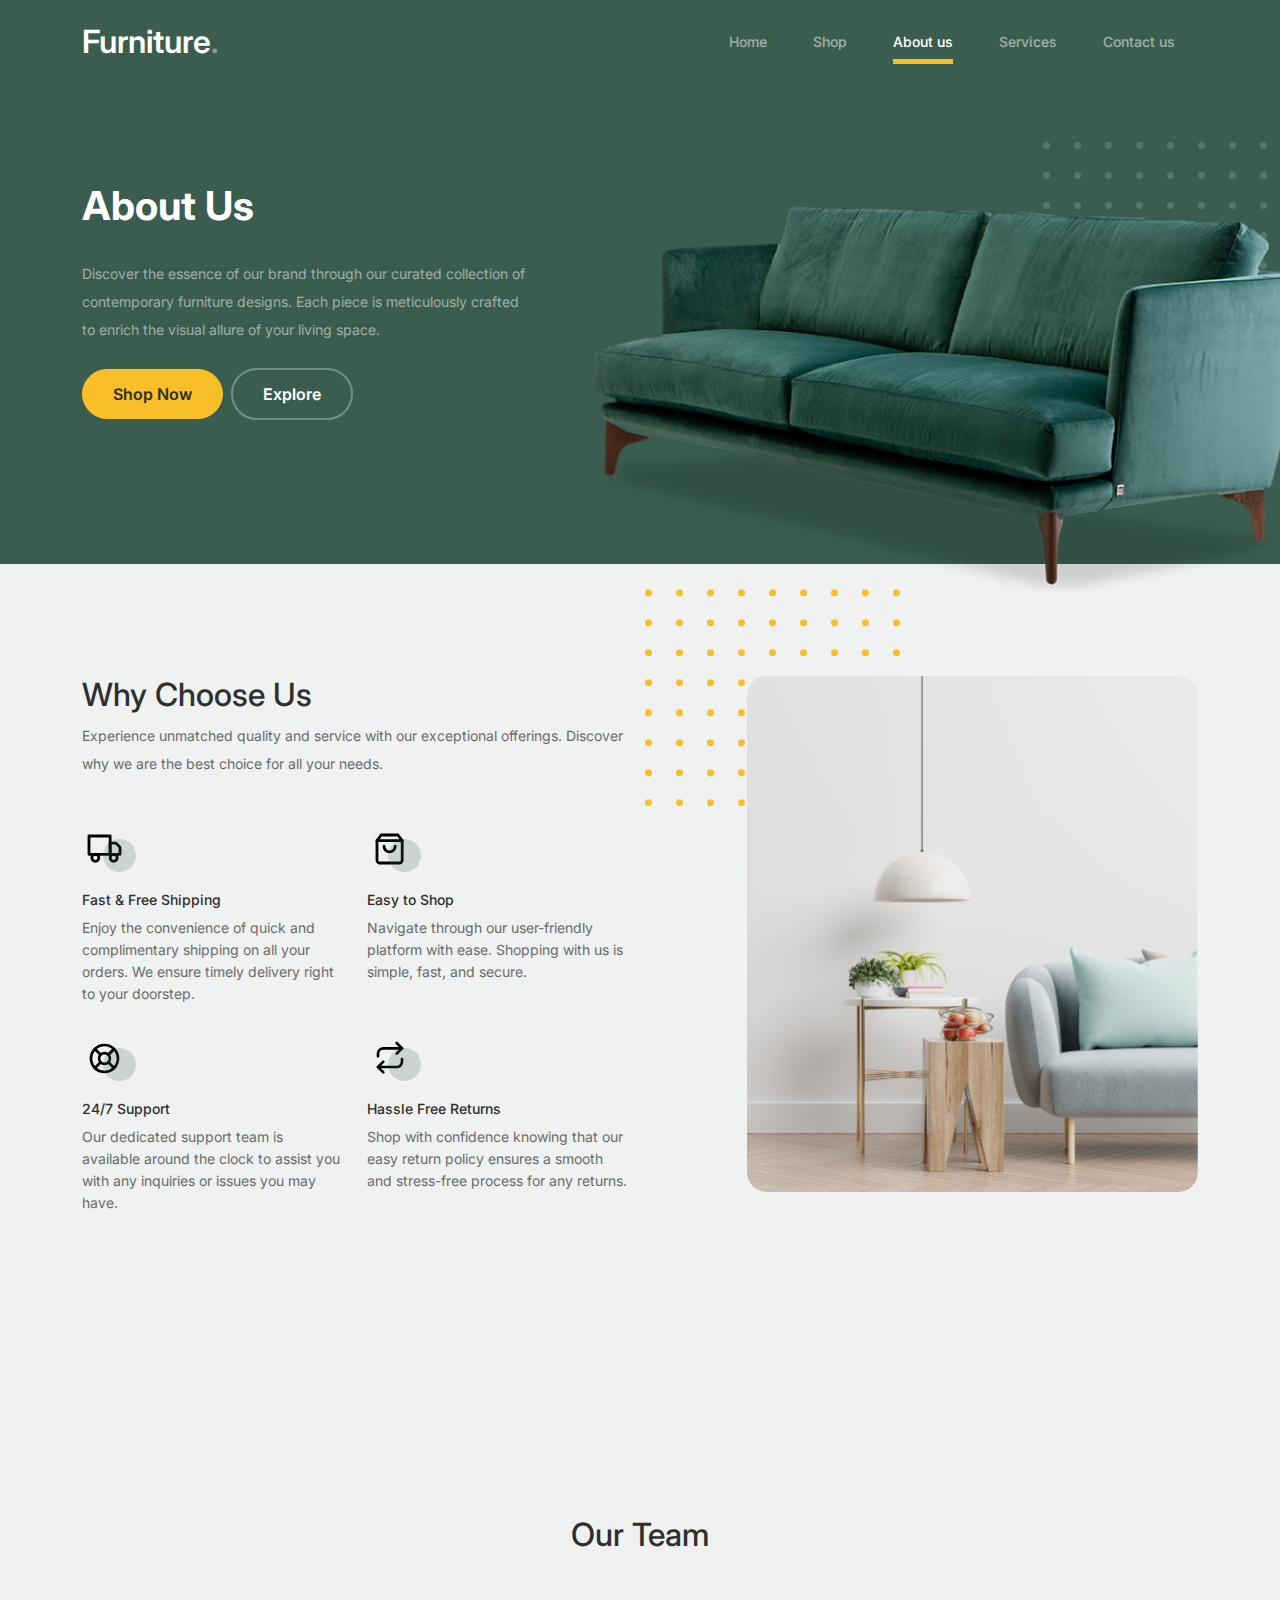
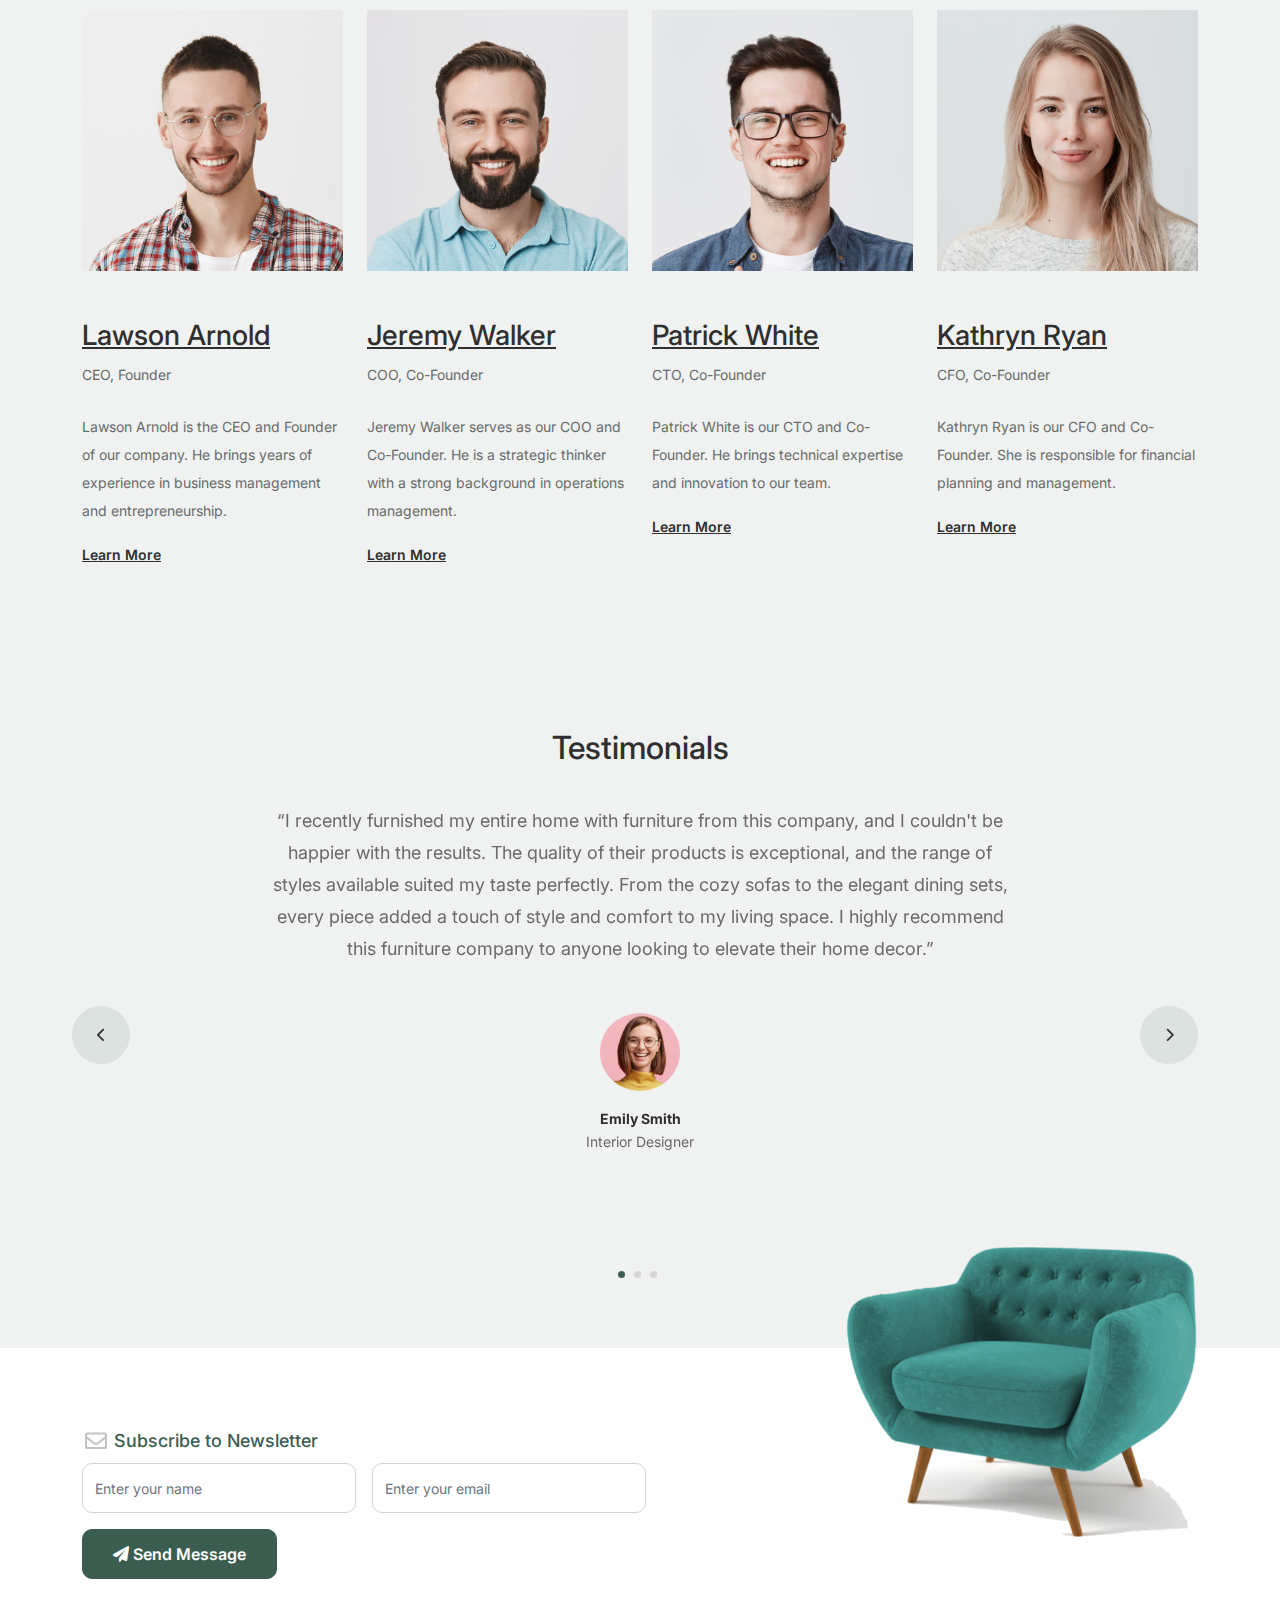
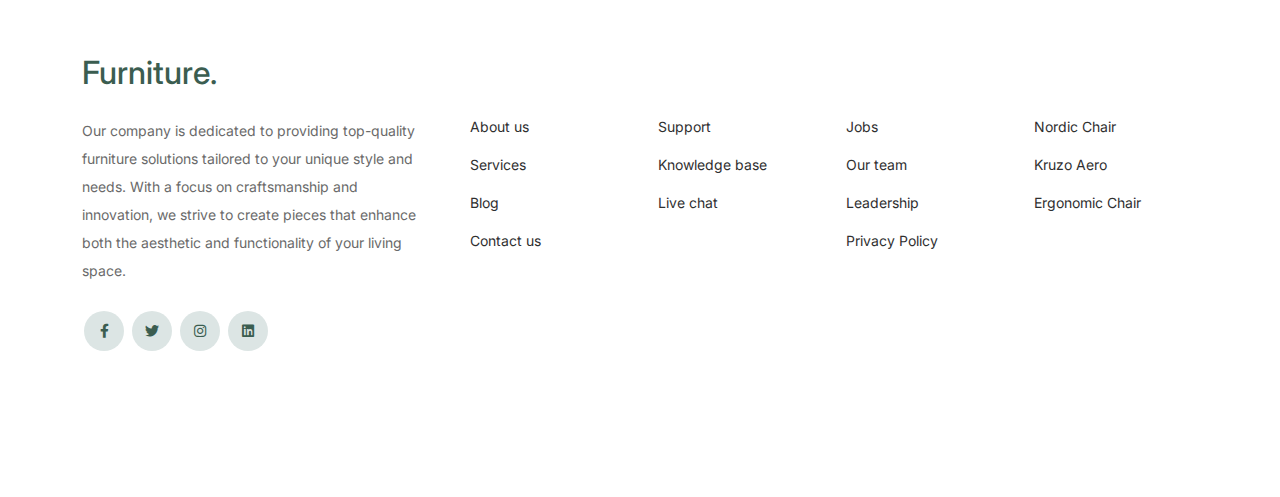
<file: Furniture-Master/furniture/about.html>
<!doctype html>
<html lang="en">
<head>
    <meta charset="utf-8">
    <meta name="viewport" content="width=device-width, initial-scale=1, shrink-to-fit=no">
    <link rel="shortcut icon" href="favicon.png">

    <!-- Bootstrap CSS -->
    <link href="css/bootstrap.min.css" rel="stylesheet">
    <link href="https://cdnjs.cloudflare.com/ajax/libs/font-awesome/6.0.0-beta3/css/all.min.css" rel="stylesheet">
    <link href="css/tiny-slider.css" rel="stylesheet">
    <link href="css/style.css" rel="stylesheet">
    <title>Furniture Website </title>
</head>

<body>

    <!-- Start Header/Navigation -->
    <nav class="custom-navbar navbar navbar navbar-expand-md navbar-dark bg-dark" arial-label="Furniture navigation bar">

        <div class="container">
            <a class="navbar-brand" href="index.html">Furniture<span>.</span></a>

            <button class="navbar-toggler" type="button" data-bs-toggle="collapse" data-bs-target="#navbarsFurniture" aria-controls="navbarsFurniture" aria-expanded="false" aria-label="Toggle navigation">
                <span class="navbar-toggler-icon"></span>
            </button>

            <div class="collapse navbar-collapse" id="navbarsFurni">
                <ul class="custom-navbar-nav navbar-nav ms-auto mb-2 mb-md-0">
                    <li><a class="nav-link" href="index.html">Home</a></li>
                    <li><a class="nav-link" href="shop.html">Shop</a></li>
                    <li class="active"><a class="nav-link" href="about.html">About us</a></li>
                    <li><a class="nav-link" href="services.html">Services</a></li>
                    <li><a class="nav-link" href="contact.html">Contact us</a></li>
                </ul>
            </div>
        </div>

    </nav>
    <!-- End Header/Navigation -->
    <!-- Start Hero Section -->
    <div class="hero">
        <div class="container">
            <div class="row justify-content-between">
                <div class="col-lg-5">
                    <div class="intro-excerpt">
                        <h1>About Us</h1>
                        <p class="mb-4">Discover the essence of our brand through our curated collection of contemporary furniture designs. Each piece is meticulously crafted to enrich the visual allure of your living space.</p>
                        <p><a href="" class="btn btn-secondary me-2">Shop Now</a><a href="#" class="btn btn-white-outline">Explore</a></p>
                    </div>
                </div>
                <div class="col-lg-7">
                    <div class="hero-img-wrap">
                        <img src="images/couch.png" class="img-fluid" alt="Comfortable couch">
                    </div>
                </div>
            </div>
        </div>
    </div>
    <!-- End Hero Section -->
    <!-- Start Why Choose Us Section -->
    <div class="why-choose-section">
        <div class="container">
            <div class="row justify-content-between">
                <div class="col-lg-6">
                    <h2 class="section-title">Why Choose Us</h2>
                    <p>Experience unmatched quality and service with our exceptional offerings. Discover why we are the best choice for all your needs.</p>

                    <div class="row my-5">
                        <div class="col-6 col-md-6">
                            <div class="feature">
                                <div class="icon">
                                    <img src="images/truck.svg" alt="Fast & Free Shipping" class="img-fluid">
                                </div>
                                <h3>Fast &amp; Free Shipping</h3>
                                <p>Enjoy the convenience of quick and complimentary shipping on all your orders. We ensure timely delivery right to your doorstep.</p>
                            </div>
                        </div>

                        <div class="col-6 col-md-6">
                            <div class="feature">
                                <div class="icon">
                                    <img src="images/bag.svg" alt="Easy to Shop" class="img-fluid">
                                </div>
                                <h3>Easy to Shop</h3>
                                <p>Navigate through our user-friendly platform with ease. Shopping with us is simple, fast, and secure.</p>
                            </div>
                        </div>

                        <div class="col-6 col-md-6">
                            <div class="feature">
                                <div class="icon">
                                    <img src="images/support.svg" alt="24/7 Support" class="img-fluid">
                                </div>
                                <h3>24/7 Support</h3>
                                <p>Our dedicated support team is available around the clock to assist you with any inquiries or issues you may have.</p>
                            </div>
                        </div>

                        <div class="col-6 col-md-6">
                            <div class="feature">
                                <div class="icon">
                                    <img src="images/return.svg" alt="Hassle Free Returns" class="img-fluid">
                                </div>
                                <h3>Hassle Free Returns</h3>
                                <p>Shop with confidence knowing that our easy return policy ensures a smooth and stress-free process for any returns.</p>
                            </div>
                        </div>

                    </div>
                </div>

                <div class="col-lg-5">
                    <div class="img-wrap">
                        <img src="images/why-choose-us-img.jpg" alt="Why Choose Us" class="img-fluid">
                    </div>
                </div>

            </div>
        </div>
    </div>
    <!-- End Why Choose Us Section -->
    <!-- Start Team Section -->
    <div class="untree_co-section">
        <div class="container">

            <div class="row mb-5">
                <div class="col-lg-5 mx-auto text-center">
                    <h2 class="section-title">Our Team</h2>
                </div>
            </div>

            <div class="row">

                <!-- Start Column 1 -->
                <div class="col-12 col-md-6 col-lg-3 mb-5 mb-md-0">
                    <img src="images/person_1.jpg" class="img-fluid mb-5" alt="Lawson Arnold">
                    <h3 class=""><a href="#"><span class="">Lawson</span> Arnold</a></h3>
                    <span class="d-block position mb-4">CEO, Founder</span>
                    <p>Lawson Arnold is the CEO and Founder of our company. He brings years of experience in business management and entrepreneurship.</p> <!-- Уникальное описание для Lawson Arnold -->
                    <p class="mb-0"><a href="#" class="more dark">Learn More <span class="icon-arrow_forward"></span></a></p>
                </div>
                <!-- End Column 1 -->
                <!-- Start Column 2 -->
                <div class="col-12 col-md-6 col-lg-3 mb-5 mb-md-0">
                    <img src="images/person_2.jpg" class="img-fluid mb-5" alt="Jeremy Walker">

                    <h3 class=""><a href="#"><span class="">Jeremy</span> Walker</a></h3>
                    <span class="d-block position mb-4">COO, Co-Founder</span>
                    <p>Jeremy Walker serves as our COO and Co-Founder. He is a strategic thinker with a strong background in operations management.</p> <!-- Уникальное описание для Jeremy Walker -->
                    <p class="mb-0"><a href="#" class="more dark">Learn More <span class="icon-arrow_forward"></span></a></p>

                </div>
                <!-- End Column 2 -->
                <!-- Start Column 3 -->
                <div class="col-12 col-md-6 col-lg-3 mb-5 mb-md-0">
                    <img src="images/person_3.jpg" class="img-fluid mb-5" alt="Patrick White">
                    <h3 class=""><a href="#"><span class="">Patrick</span> White</a></h3>
                    <span class="d-block position mb-4">CTO, Co-Founder</span>
                    <p>Patrick White is our CTO and Co-Founder. He brings technical expertise and innovation to our team.</p> <!-- Уникальное описание для Patrick White -->
                    <p class="mb-0"><a href="#" class="more dark">Learn More <span class="icon-arrow_forward"></span></a></p>
                </div>
                <!-- End Column 3 -->
                <!-- Start Column 4 -->
                <div class="col-12 col-md-6 col-lg-3 mb-5 mb-md-0">
                    <img src="images/person_4.jpg" class="img-fluid mb-5" alt="Kathryn Ryan">

                    <h3 class=""><a href="#"><span class="">Kathryn</span> Ryan</a></h3>
                    <span class="d-block position mb-4">CFO, Co-Founder</span>
                    <p>Kathryn Ryan is our CFO and Co-Founder. She is responsible for financial planning and management.</p> <!-- Уникальное описание для Kathryn Ryan -->
                    <p class="mb-0"><a href="#" class="more dark">Learn More <span class="icon-arrow_forward"></span></a></p>

                </div>
                <!-- End Column 4 -->


            </div>
        </div>
    </div>
    <!-- End Team Section -->
    <!-- Start Testimonial Slider -->
    <div class="testimonial-section">
        <div class="container">
            <div class="row">
                <div class="col-lg-7 mx-auto text-center">
                    <h2 class="section-title">Testimonials</h2>
                </div>
            </div>

            <div class="row justify-content-center">
                <div class="col-lg-12">
                    <div class="testimonial-slider-wrap text-center">

                        <div id="testimonial-nav">
                            <span class="prev" data-controls="prev"><span class="fa fa-chevron-left"></span></span>
                            <span class="next" data-controls="next"><span class="fa fa-chevron-right"></span></span>
                        </div>

                        <div class="testimonial-slider">

                            <div class="item">
                                <div class="row justify-content-center">
                                    <div class="col-lg-8 mx-auto">

                                        <div class="testimonial-block text-center">
                                            <blockquote class="mb-5">
                                                <p>&ldquo;I recently furnished my entire home with furniture from this company, and I couldn't be happier with the results. The quality of their products is exceptional, and the range of styles available suited my taste perfectly. From the cozy sofas to the elegant dining sets, every piece added a touch of style and comfort to my living space. I highly recommend this furniture company to anyone looking to elevate their home decor.&rdquo;</p>
                                            </blockquote>

                                            <div class="author-info">
                                                <div class="author-pic">
                                                    <img src="images/person-1.png" alt="Emily Smith" class="img-fluid">
                                                </div>
                                                <h3 class="font-weight-bold">Emily Smith</h3>
                                                <span class="position d-block mb-3">Interior Designer</span>
                                            </div>
                                        </div>

                                    </div>
                                </div>
                            </div>
                            <!-- END item -->

                            <div class="item">
                                <div class="row justify-content-center">
                                    <div class="col-lg-8 mx-auto">

                                        <div class="testimonial-block text-center">
                                            <blockquote class="mb-5">
                                                <p>&ldquo;I had the pleasure of revamping my living space with furniture from this company, and I must say, it was a delightful experience. Their furniture not only exceeded my expectations in terms of quality but also offered a wide range of designs to choose from, catering perfectly to my style preferences. From the chic coffee tables to the luxurious bedroom sets, each piece added an element of sophistication to my home decor. I wholeheartedly endorse this furniture brand to anyone seeking to transform their living space into a stylish sanctuary.&rdquo;</p>
                                            </blockquote>

                                            <div class="author-info">
                                                <div class="author-pic">
                                                    <img src="images/person-1.png" alt="Maria Jones" class="img-fluid">
                                                </div>
                                                <h3 class="font-weight-bold">Maria Jones</h3>
                                                <span class="position d-block mb-3">CEO, Co-Founder, XYZ Inc.</span>
                                            </div>
                                        </div>

                                    </div>
                                </div>
                            </div>
                            <!-- END item -->

                            <div class="item">
                                <div class="row justify-content-center">
                                    <div class="col-lg-8 mx-auto">

                                        <div class="testimonial-block text-center">
                                            <blockquote class="mb-5">
                                                <p>&ldquo;I recently adorned my home with furniture from this company, and I couldn't be more thrilled with the outcome. The furniture is not only aesthetically pleasing but also of impeccable quality. I was impressed by the diverse range of styles available, allowing me to find pieces that perfectly complemented my personal taste. From the sleek dining chairs to the cozy sectional sofa, each item added a touch of elegance and comfort to my living space. I highly recommend this furniture company to anyone looking to create a stylish and inviting home.&rdquo;</p>
                                            </blockquote>

                                            <div class="author-info">
                                                <div class="author-pic">
                                                    <img src="images/person-1.png" alt="Sophia Rodriguez" class="img-fluid">
                                                </div>
                                                <h3 class="font-weight-bold">Sophia Rodriguez</h3>
                                                <span class="position d-block mb-3">Marketing Director, ABC Furniture Company</span>
                                            </div>
                                        </div>

                                    </div>
                                </div>
                            </div>
                            <!-- END item -->

                        </div>

                    </div>
                </div>
            </div>
        </div>
    </div>
    <!-- End Testimonial Slider -->
    <!-- Start Footer Section -->
    <footer class="footer-section">
        <div class="container relative">

            <div class="sofa-img">
                <img src="images/sofa.png" alt="Sofa" class="img-fluid">
            </div>

            <div class="row">
                <div class="col-lg-8">
                    <div class="subscription-form">
                        <h3 class="d-flex align-items-center"><span class="me-1"><img src="images/envelope-outline.svg" alt="Envelope" class="img-fluid"></span><span>Subscribe to Newsletter</span></h3>

                        <form action="#" class="row g-3">
                            <div class="col-auto">
                                <input type="text" class="form-control" placeholder="Enter your name">
                            </div>
                            <div class="col-auto">
                                <input type="email" class="form-control" placeholder="Enter your email">
                            </div>
                            <div class="col-auto">
                                <button class="btn btn-primary">
                                    <span class="fa fa-paper-plane"></span> Send Message
                                </button>
                            </div>
                        </form>

                    </div>
                </div>
            </div>

            <div class="row g-5 mb-5">
                <div class="col-lg-4">
                    <div class="mb-4 footer-logo-wrap"><a href="#" class="footer-logo">Furniture<span>.</span></a></div>
                    <p class="mb-4">Our company is dedicated to providing top-quality furniture solutions tailored to your unique style and needs. With a focus on craftsmanship and innovation, we strive to create pieces that enhance both the aesthetic and functionality of your living space.</p>

                    <ul class="list-unstyled custom-social">
                        <li><a href="#" aria-label="Facebook"><span class="fa fa-brands fa-facebook-f"></span></a></li>
                        <li><a href="#" aria-label="Twitter"><span class="fa fa-brands fa-twitter"></span></a></li>
                        <li><a href="#" aria-label="Instagram"><span class="fa fa-brands fa-instagram"></span></a></li>
                        <li><a href="#" aria-label="LinkedIn"><span class="fa fa-brands fa-linkedin"></span></a></li>
                    </ul>

                </div>

                <div class="col-lg-8">
                    <div class="row links-wrap">
                        <div class="col-6 col-sm-6 col-md-3">
                            <ul class="list-unstyled">
                                <li><a href="#">About us</a></li>
                                <li><a href="#">Services</a></li>
                                <li><a href="#">Blog</a></li>
                                <li><a href="#">Contact us</a></li>
                            </ul>
                        </div>

                        <div class="col-6 col-sm-6 col-md-3">
                            <ul class="list-unstyled">
                                <li><a href="#">Support</a></li>
                                <li><a href="#">Knowledge base</a></li>
                                <li><a href="#">Live chat</a></li>
                            </ul>
                        </div>

                        <div class="col-6 col-sm-6 col-md-3">
                            <ul class="list-unstyled">
                                <li><a href="#">Jobs</a></li>
                                <li><a href="#">Our team</a></li>
                                <li><a href="#">Leadership</a></li>
                                <li><a href="#">Privacy Policy</a></li>
                            </ul>
                        </div>

                        <div class="col-6 col-sm-6 col-md-3">
                            <ul class="list-unstyled">
                                <li><a href="#">Nordic Chair</a></li>
                                <li><a href="#">Kruzo Aero</a></li>
                                <li><a href="#">Ergonomic Chair</a></li>
                            </ul>
                        </div>
                    </div>
                </div>

            </div>

        </div>
    </footer>
    <!-- End Footer Section -->


    <script src="js/bootstrap.bundle.min.js"></script>
    <script src="js/tiny-slider.js"></script>
    <script src="js/custom.js"></script>
</body>

</html>
</file>
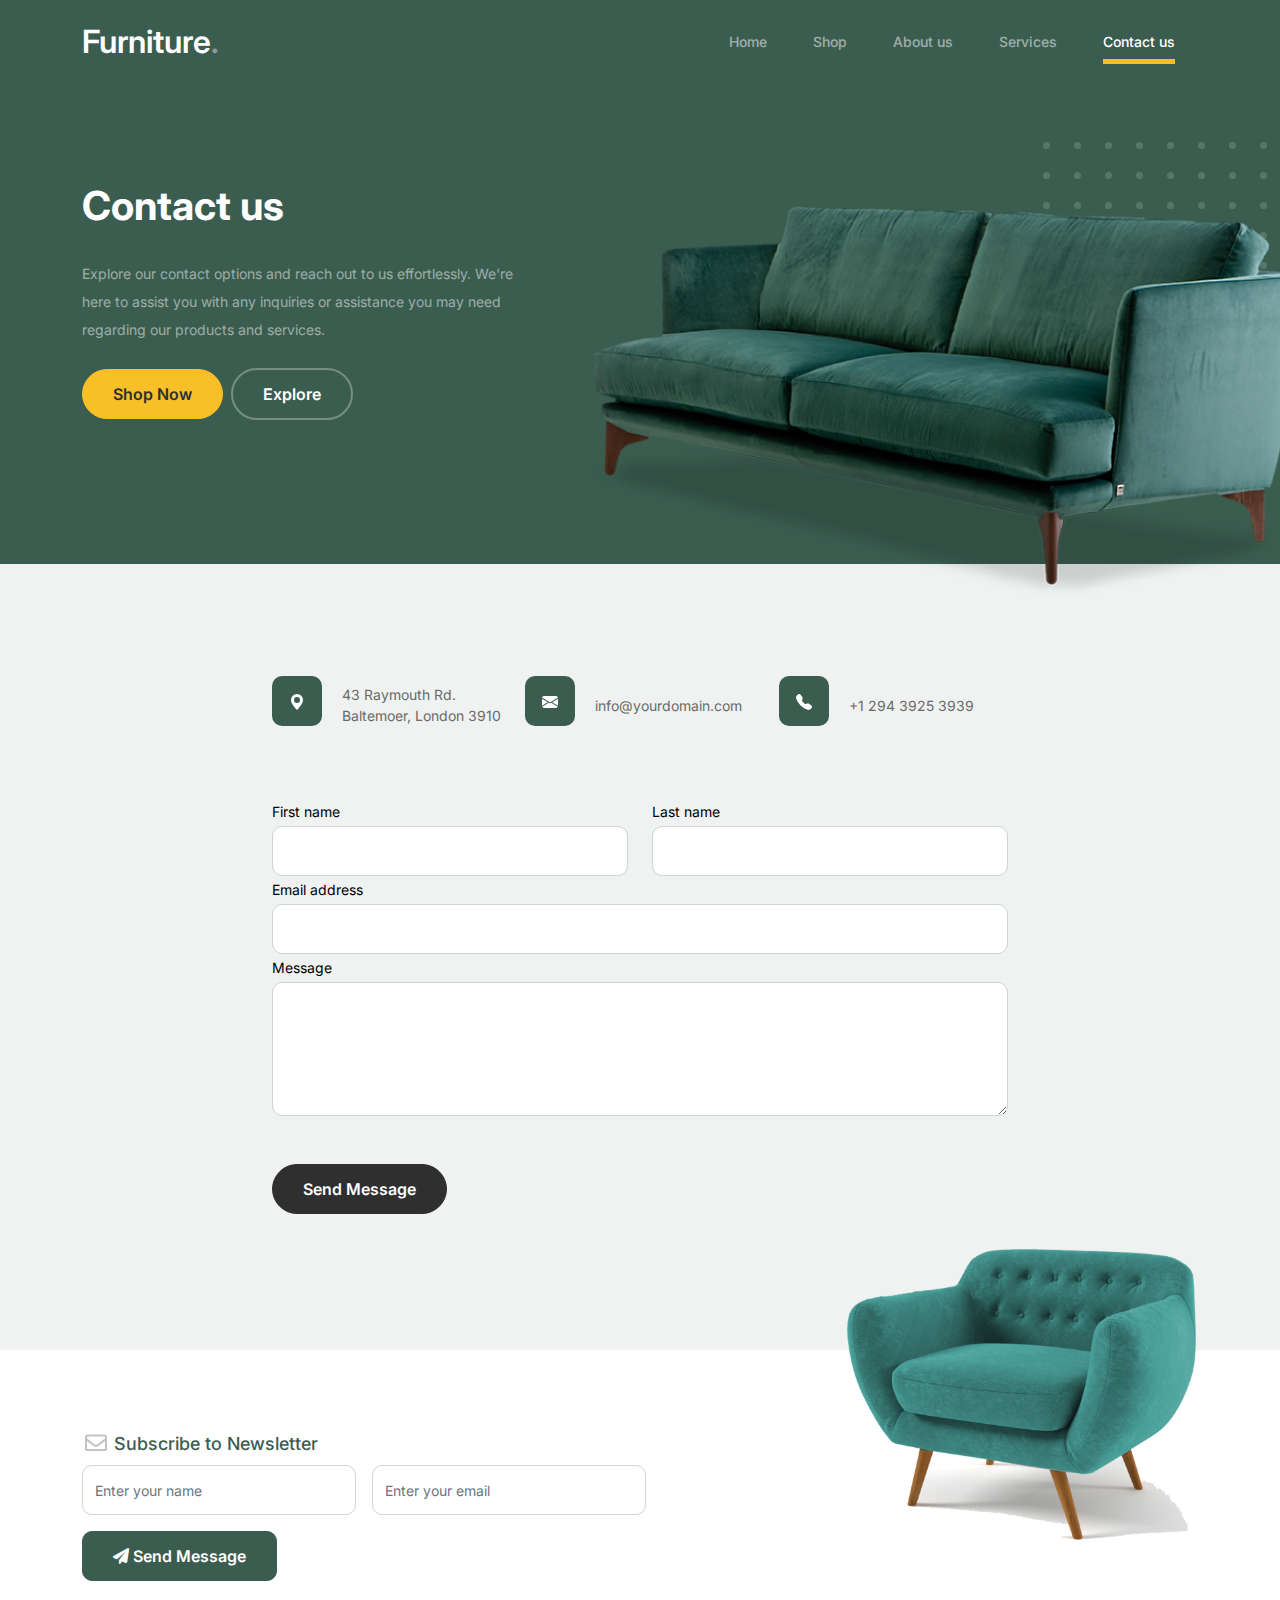
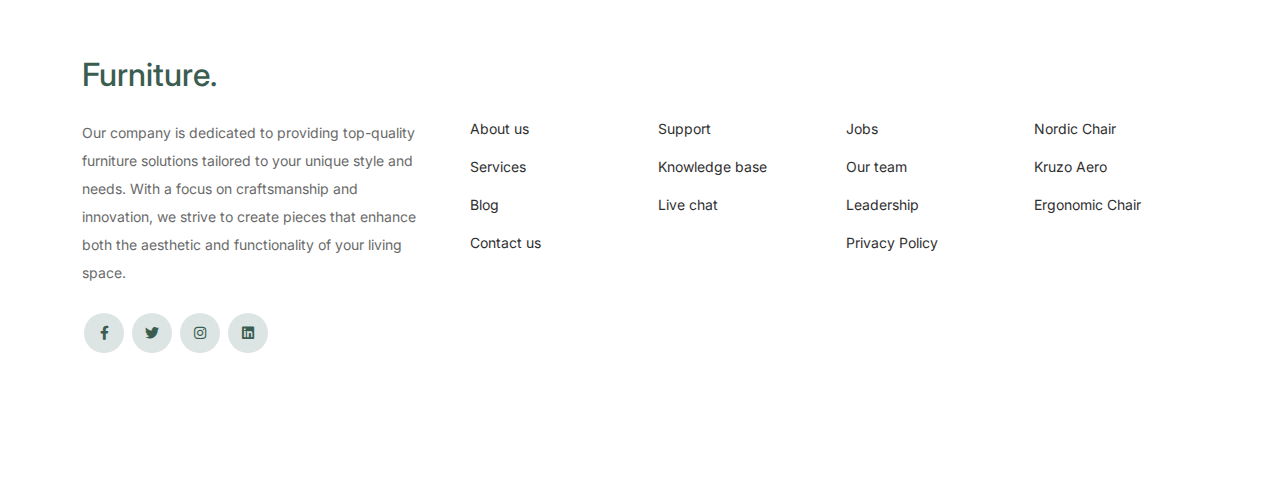
<file: Furniture-Master/furniture/contact.html>
<!doctype html>
<html lang="en">
<head>
    <meta charset="utf-8">
    <meta name="viewport" content="width=device-width, initial-scale=1, shrink-to-fit=no">
    <link rel="shortcut icon" href="favicon.png">

    <!-- Bootstrap CSS -->
    <link href="css/bootstrap.min.css" rel="stylesheet">
    <link href="https://cdnjs.cloudflare.com/ajax/libs/font-awesome/6.0.0-beta3/css/all.min.css" rel="stylesheet">
    <link href="css/tiny-slider.css" rel="stylesheet">
    <link href="css/style.css" rel="stylesheet">
    <title>Furniture Website </title>
</head>

<body>

    <!-- Start Header/Navigation -->
    <nav class="custom-navbar navbar navbar navbar-expand-md navbar-dark bg-dark" arial-label="Furniture navigation bar">

        <div class="container">
            <a class="navbar-brand" href="index.html">Furniture<span>.</span></a>

            <button class="navbar-toggler" type="button" data-bs-toggle="collapse" data-bs-target="#navbarsFurniture" aria-controls="navbarsFurniture" aria-expanded="false" aria-label="Toggle navigation">
                <span class="navbar-toggler-icon"></span>
            </button>

            <div class="collapse navbar-collapse" id="navbarsFurni">
                <ul class="custom-navbar-nav navbar-nav ms-auto mb-2 mb-md-0">
                    <li><a class="nav-link" href="index.html">Home</a></li>
                    <li><a class="nav-link" href="shop.html">Shop</a></li>
                    <li><a class="nav-link" href="about.html">About us</a></li>
                    <li><a class="nav-link" href="services.html">Services</a></li>
                    <li class="active"><a class="nav-link" href="contact.html">Contact us</a></li>
                </ul>
            </div>
        </div>

    </nav>
    <!-- End Header/Navigation -->
    <!-- Start Hero Section -->
    <div class="hero">
        <div class="container">
            <div class="row justify-content-between">
                <div class="col-lg-5">
                    <div class="intro-excerpt">
                        <h1>Contact us</h1>
                        <p class="mb-4">Explore our contact options and reach out to us effortlessly. We're here to assist you with any inquiries or assistance you may need regarding our products and services.</p>
                        <p><a href="" class="btn btn-secondary me-2">Shop Now</a><a href="#" class="btn btn-white-outline">Explore</a></p>
                    </div>
                </div>
                <div class="col-lg-7">
                    <div class="hero-img-wrap">
                        <img src="images/couch.png" class="img-fluid" alt="Comfortable couch">
                    </div>
                </div>
            </div>
        </div>
    </div>
    <!-- End Hero Section -->
    <!-- Start Contact Form -->
    <div class="untree_co-section">
        <div class="container">

            <div class="block">
                <div class="row justify-content-center">

                    <div class="col-md-8 col-lg-8 pb-4">

                        <div class="row mb-5">
                            <div class="col-lg-4">
                                <div class="service no-shadow align-items-center link horizontal d-flex active" data-aos="fade-left" data-aos-delay="0">
                                    <div class="service-icon color-1 mb-4">
                                        <svg xmlns="http://www.w3.org/2000/svg" width="16" height="16" fill="currentColor" class="bi bi-geo-alt-fill" viewBox="0 0 16 16">
                                            <path d="M8 16s6-5.686 6-10A6 6 0 0 0 2 6c0 4.314 6 10 6 10zm0-7a3 3 0 1 1 0-6 3 3 0 0 1 0 6z" />
                                        </svg>
                                    </div> <!-- /.icon -->
                                    <div class="service-contents">
                                        <p>43 Raymouth Rd. Baltemoer, London 3910</p>
                                    </div> <!-- /.service-contents-->
                                </div> <!-- /.service -->
                            </div>

                            <div class="col-lg-4">
                                <div class="service no-shadow align-items-center link horizontal d-flex active" data-aos="fade-left" data-aos-delay="0">
                                    <div class="service-icon color-1 mb-4">
                                        <svg xmlns="http://www.w3.org/2000/svg" width="16" height="16" fill="currentColor" class="bi bi-envelope-fill" viewBox="0 0 16 16">
                                            <path d="M.05 3.555A2 2 0 0 1 2 2h12a2 2 0 0 1 1.95 1.555L8 8.414.05 3.555zM0 4.697v7.104l5.803-3.558L0 4.697zM6.761 8.83l-6.57 4.027A2 2 0 0 0 2 14h12a2 2 0 0 0 1.808-1.144l-6.57-4.027L8 9.586l-1.239-.757zm3.436-.586L16 11.801V4.697l-5.803 3.546z" />
                                        </svg>
                                    </div> <!-- /.icon -->
                                    <div class="service-contents">
                                        <p>info@yourdomain.com</p>
                                    </div> <!-- /.service-contents-->
                                </div> <!-- /.service -->
                            </div>

                            <div class="col-lg-4">
                                <div class="service no-shadow align-items-center link horizontal d-flex active" data-aos="fade-left" data-aos-delay="0">
                                    <div class="service-icon color-1 mb-4">
                                        <svg xmlns="http://www.w3.org/2000/svg" width="16" height="16" fill="currentColor" class="bi bi-telephone-fill" viewBox="0 0 16 16">
                                            <path fill-rule="evenodd" d="M1.885.511a1.745 1.745 0 0 1 2.61.163L6.29 2.98c.329.423.445.974.315 1.494l-.547 2.19a.678.678 0 0 0 .178.643l2.457 2.457a.678.678 0 0 0 .644.178l2.189-.547a1.745 1.745 0 0 1 1.494.315l2.306 1.794c.829.645.905 1.87.163 2.611l-1.034 1.034c-.74.74-1.846 1.065-2.877.702a18.634 18.634 0 0 1-7.01-4.42 18.634 18.634 0 0 1-4.42-7.009c-.362-1.03-.037-2.137.703-2.877L1.885.511z" />
                                        </svg>
                                    </div> <!-- /.icon -->
                                    <div class="service-contents">
                                        <p>+1 294 3925 3939</p>
                                    </div> <!-- /.service-contents-->
                                </div> <!-- /.service -->
                            </div>
                        </div>

                        <form>
                            <div class="row">
                                <div class="col-6">
                                    <div class="form-group">
                                        <label class="text-black" for="fname">First name</label>
                                        <input type="text" class="form-control" id="fname">
                                    </div>
                                </div>
                                <div class="col-6">
                                    <div class="form-group">
                                        <label class="text-black" for="lname">Last name</label>
                                        <input type="text" class="form-control" id="lname">
                                    </div>
                                </div>
                            </div>
                            <div class="form-group">
                                <label class="text-black" for="email">Email address</label>
                                <input type="email" class="form-control" id="email">
                            </div>

                            <div class="form-group mb-5">
                                <label class="text-black" for="message">Message</label>
                                <textarea name="" class="form-control" id="message" cols="30" rows="5"></textarea>
                            </div>

                            <button type="submit" class="btn btn-primary-hover-outline">Send Message</button>
                        </form>

                    </div>

                </div>

            </div>

        </div>

    </div>

    <!-- End Contact Form -->
    <!-- Start Footer Section -->
    <footer class="footer-section">
        <div class="container relative">

            <div class="sofa-img">
                <img src="images/sofa.png" alt="Sofa" class="img-fluid">
            </div>

            <div class="row">
                <div class="col-lg-8">
                    <div class="subscription-form">
                        <h3 class="d-flex align-items-center"><span class="me-1"><img src="images/envelope-outline.svg" alt="Envelope" class="img-fluid"></span><span>Subscribe to Newsletter</span></h3>

                        <form action="#" class="row g-3">
                            <div class="col-auto">
                                <input type="text" class="form-control" placeholder="Enter your name">
                            </div>
                            <div class="col-auto">
                                <input type="email" class="form-control" placeholder="Enter your email">
                            </div>
                            <div class="col-auto">
                                <button class="btn btn-primary">
                                    <span class="fa fa-paper-plane"></span> Send Message
                                </button>
                            </div>
                        </form>

                    </div>
                </div>
            </div>

            <div class="row g-5 mb-5">
                <div class="col-lg-4">
                    <div class="mb-4 footer-logo-wrap"><a href="#" class="footer-logo">Furniture<span>.</span></a></div>
                    <p class="mb-4">Our company is dedicated to providing top-quality furniture solutions tailored to your unique style and needs. With a focus on craftsmanship and innovation, we strive to create pieces that enhance both the aesthetic and functionality of your living space.</p>

                    <ul class="list-unstyled custom-social">
                        <li><a href="#" aria-label="Facebook"><span class="fa fa-brands fa-facebook-f"></span></a></li>
                        <li><a href="#" aria-label="Twitter"><span class="fa fa-brands fa-twitter"></span></a></li>
                        <li><a href="#" aria-label="Instagram"><span class="fa fa-brands fa-instagram"></span></a></li>
                        <li><a href="#" aria-label="LinkedIn"><span class="fa fa-brands fa-linkedin"></span></a></li>
                    </ul>

                </div>

                <div class="col-lg-8">
                    <div class="row links-wrap">
                        <div class="col-6 col-sm-6 col-md-3">
                            <ul class="list-unstyled">
                                <li><a href="#">About us</a></li>
                                <li><a href="#">Services</a></li>
                                <li><a href="#">Blog</a></li>
                                <li><a href="#">Contact us</a></li>
                            </ul>
                        </div>

                        <div class="col-6 col-sm-6 col-md-3">
                            <ul class="list-unstyled">
                                <li><a href="#">Support</a></li>
                                <li><a href="#">Knowledge base</a></li>
                                <li><a href="#">Live chat</a></li>
                            </ul>
                        </div>

                        <div class="col-6 col-sm-6 col-md-3">
                            <ul class="list-unstyled">
                                <li><a href="#">Jobs</a></li>
                                <li><a href="#">Our team</a></li>
                                <li><a href="#">Leadership</a></li>
                                <li><a href="#">Privacy Policy</a></li>
                            </ul>
                        </div>

                        <div class="col-6 col-sm-6 col-md-3">
                            <ul class="list-unstyled">
                                <li><a href="#">Nordic Chair</a></li>
                                <li><a href="#">Kruzo Aero</a></li>
                                <li><a href="#">Ergonomic Chair</a></li>
                            </ul>
                        </div>
                    </div>
                </div>

            </div>

        </div>
    </footer>
    <!-- End Footer Section -->


    <script src="js/bootstrap.bundle.min.js"></script>
    <script src="js/tiny-slider.js"></script>
    <script src="js/custom.js"></script>
</body>

</html>
</file>
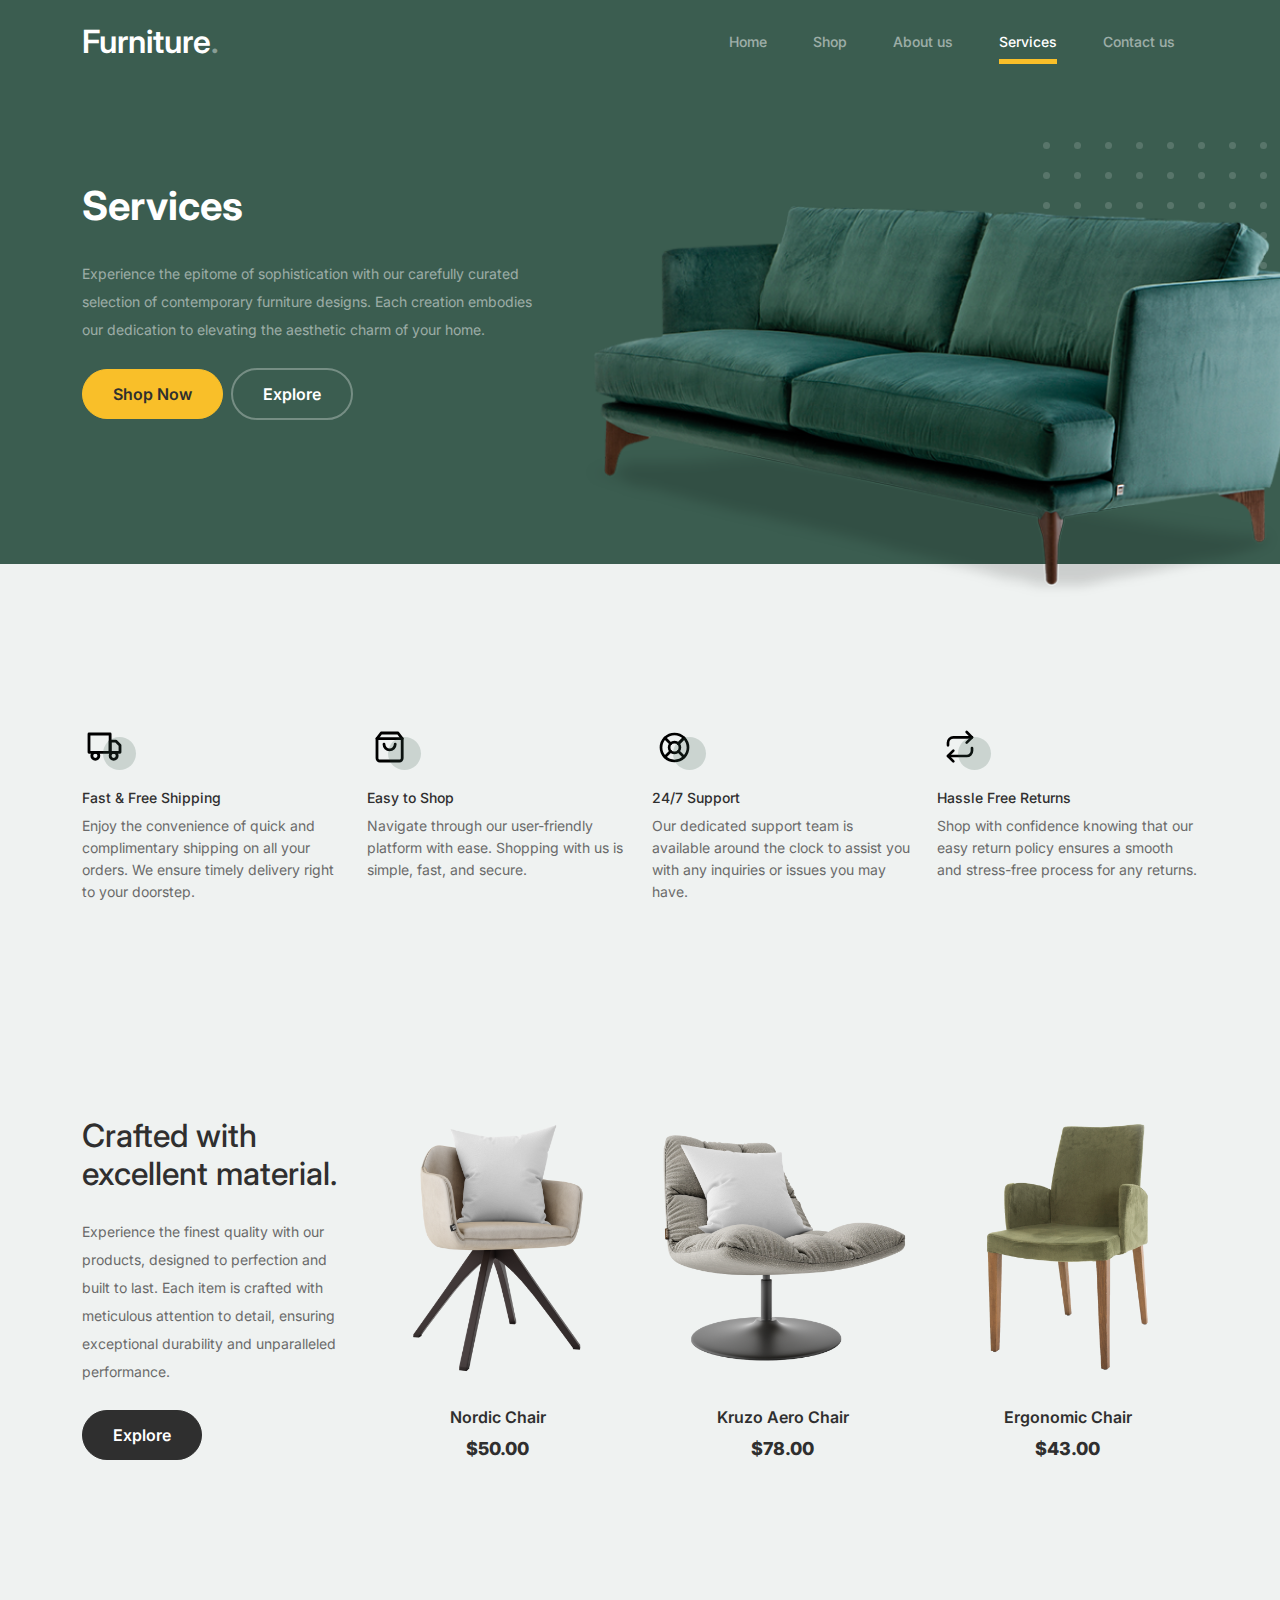
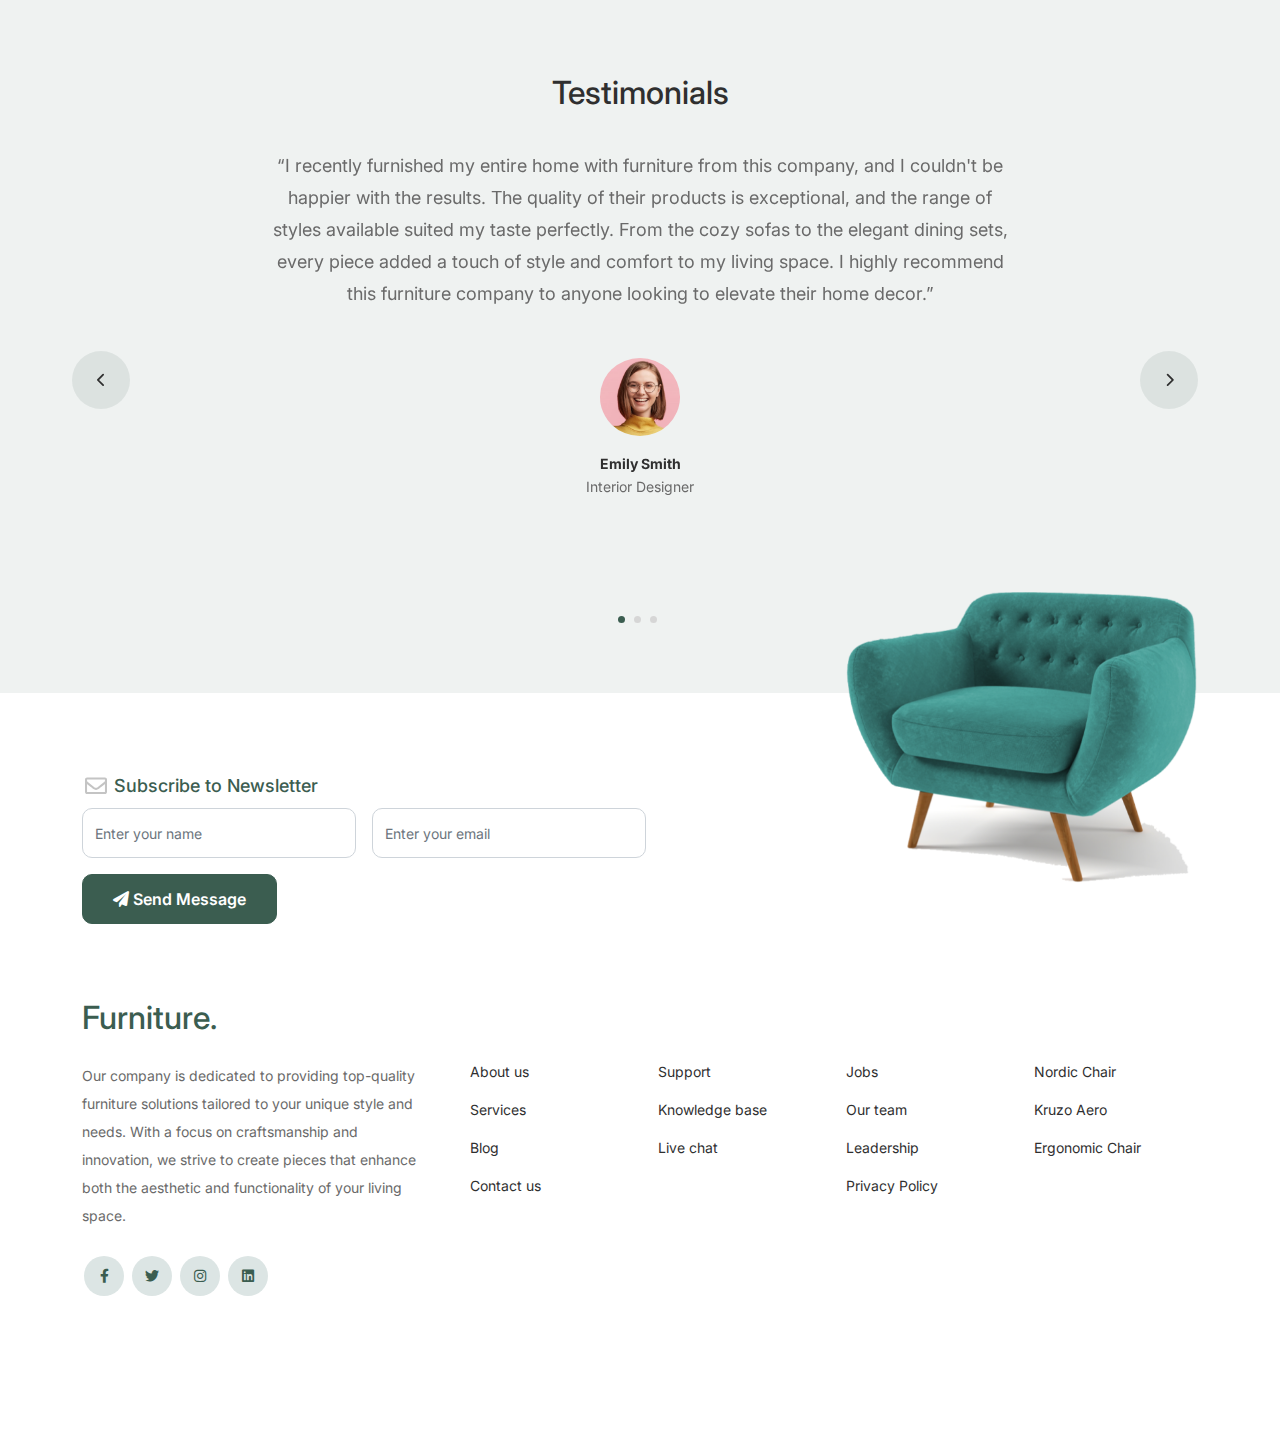
<file: Furniture-Master/furniture/services.html>
<!doctype html>
<html lang="en">
<head>
    <meta charset="utf-8">
    <meta name="viewport" content="width=device-width, initial-scale=1, shrink-to-fit=no">
    <link rel="shortcut icon" href="favicon.png">

    <!-- Bootstrap CSS -->
    <link href="css/bootstrap.min.css" rel="stylesheet">
    <link href="https://cdnjs.cloudflare.com/ajax/libs/font-awesome/6.0.0-beta3/css/all.min.css" rel="stylesheet">
    <link href="css/tiny-slider.css" rel="stylesheet">
    <link href="css/style.css" rel="stylesheet">
    <title>Furniture Website </title>
</head>

<body>

    <!-- Start Header/Navigation -->
    <nav class="custom-navbar navbar navbar navbar-expand-md navbar-dark bg-dark" arial-label="Furniture navigation bar">

        <div class="container">
            <a class="navbar-brand" href="index.html">Furniture<span>.</span></a>

            <button class="navbar-toggler" type="button" data-bs-toggle="collapse" data-bs-target="#navbarsFurniture" aria-controls="navbarsFurniture" aria-expanded="false" aria-label="Toggle navigation">
                <span class="navbar-toggler-icon"></span>
            </button>

            <div class="collapse navbar-collapse" id="navbarsFurni">
                <ul class="custom-navbar-nav navbar-nav ms-auto mb-2 mb-md-0">
                    <li><a class="nav-link" href="index.html">Home</a></li>
                    <li><a class="nav-link" href="shop.html">Shop</a></li>
                    <li><a class="nav-link" href="about.html">About us</a></li>
                    <li class="active"><a class="nav-link" href="services.html">Services</a></li>
                    <li><a class="nav-link" href="contact.html">Contact us</a></li>
                </ul>
            </div>
        </div>

    </nav>
    <!-- End Header/Navigation -->
    <!-- Start Hero Section -->
    <div class="hero">
        <div class="container">
            <div class="row justify-content-between">
                <div class="col-lg-5">
                    <div class="intro-excerpt">
                        <h1>Services</h1>
                        <p class="mb-4">Experience the epitome of sophistication with our carefully curated selection of contemporary furniture designs. Each creation embodies our dedication to elevating the aesthetic charm of your home.</p>
                        <p><a href="" class="btn btn-secondary me-2">Shop Now</a><a href="#" class="btn btn-white-outline">Explore</a></p>
                    </div>
                </div>
                <div class="col-lg-7">
                    <div class="hero-img-wrap">
                        <img src="images/couch.png" class="img-fluid" alt="Comfortable couch">
                    </div>
                </div>
            </div>
        </div>
    </div>
    <!-- End Hero Section -->
    <!-- Start Why Choose Us Section -->
    <div class="why-choose-section">
        <div class="container">

            <div class="row my-5">
                <div class="col-6 col-md-6 col-lg-3 mb-4">
                    <div class="feature">
                        <div class="icon">
                            <img src="images/truck.svg" alt="Fast & Free Shipping" class="img-fluid">
                        </div>
                        <h3>Fast &amp; Free Shipping</h3>
                        <p>Enjoy the convenience of quick and complimentary shipping on all your orders. We ensure timely delivery right to your doorstep.</p>
                    </div>
                </div>

                <div class="col-6 col-md-6 col-lg-3 mb-4">
                    <div class="feature">
                        <div class="icon">
                            <img src="images/bag.svg" alt="Easy to Shop" class="img-fluid">
                        </div>
                        <h3>Easy to Shop</h3>
                        <p>Navigate through our user-friendly platform with ease. Shopping with us is simple, fast, and secure.</p>
                    </div>
                </div>

                <div class="col-6 col-md-6 col-lg-3 mb-4">
                    <div class="feature">
                        <div class="icon">
                            <img src="images/support.svg" alt="24/7 Support" class="img-fluid">
                        </div>
                        <h3>24/7 Support</h3>
                        <p>Our dedicated support team is available around the clock to assist you with any inquiries or issues you may have.</p>
                    </div>
                </div>

                <div class="col-6 col-md-6 col-lg-3 mb-4">
                    <div class="feature">
                        <div class="icon">
                            <img src="images/return.svg" alt="Hassle Free Returns" class="img-fluid">
                        </div>
                        <h3>Hassle Free Returns</h3>
                        <p>Shop with confidence knowing that our easy return policy ensures a smooth and stress-free process for any returns.</p>
                    </div>
                </div>
            </div>

        </div>

    </div>
    <!-- End Why Choose Us Section -->
    <!-- Start Product Section -->
    <div class="product-section pt-0">
        <div class="container">
            <div class="row">

                <!-- Start Column 1 -->
                <div class="col-md-12 col-lg-3 mb-5 mb-lg-0">
                    <h2 class="mb-4 section-title">Crafted with excellent material.</h2>
                    <p class="mb-4">Experience the finest quality with our products, designed to perfection and built to last. Each item is crafted with meticulous attention to detail, ensuring exceptional durability and unparalleled performance.</p>
                    <p><a href="shop.html" class="btn">Explore</a></p>
                </div>
                <!-- End Column 1 -->
                <!-- Start Column 2 -->
                <div class="col-12 col-md-4 col-lg-3 mb-5 mb-md-0">
                    <a class="product-item" href="#">
                        <img src="images/product-1.png" class="img-fluid product-thumbnail" alt="Nordic Chair">
                        <h3 class="product-title">Nordic Chair</h3>
                        <strong class="product-price">$50.00</strong>

                        <span class="icon-cross">
                            <img src="images/cross.svg" class="img-fluid" alt="Close">
                        </span>
                    </a>
                </div>
                <!-- End Column 2 -->
                <!-- Start Column 3 -->
                <div class="col-12 col-md-4 col-lg-3 mb-5 mb-md-0">
                    <a class="product-item" href="#">
                        <img src="images/product-2.png" class="img-fluid product-thumbnail" alt="Kruzo Aero Chair">
                        <h3 class="product-title">Kruzo Aero Chair</h3>
                        <strong class="product-price">$78.00</strong>

                        <span class="icon-cross">
                            <img src="images/cross.svg" class="img-fluid" alt="">
                        </span>
                    </a>
                </div>
                <!-- End Column 3 -->
                <!-- Start Column 4 -->
                <div class="col-12 col-md-4 col-lg-3 mb-5 mb-md-0">
                    <a class="product-item" href="#">
                        <img src="images/product-3.png" class="img-fluid product-thumbnail" alt="Ergonomic Chair">
                        <h3 class="product-title">Ergonomic Chair</h3>
                        <strong class="product-price">$43.00</strong>
                        <span class="icon-cross">
                            <img src="images/cross.svg" class="img-fluid" alt="Cross Icon">
                        </span>
                    </a>
                </div>
                <!-- End Column 4 -->

            </div>
        </div>
    </div>
    <!-- End Product Section -->
    <!-- Start Testimonial Slider -->
    <div class="testimonial-section">
        <div class="container">
            <div class="row">
                <div class="col-lg-7 mx-auto text-center">
                    <h2 class="section-title">Testimonials</h2>
                </div>
            </div>

            <div class="row justify-content-center">
                <div class="col-lg-12">
                    <div class="testimonial-slider-wrap text-center">

                        <div id="testimonial-nav">
                            <span class="prev" data-controls="prev"><span class="fa fa-chevron-left"></span></span>
                            <span class="next" data-controls="next"><span class="fa fa-chevron-right"></span></span>
                        </div>

                        <div class="testimonial-slider">

                            <div class="item">
                                <div class="row justify-content-center">
                                    <div class="col-lg-8 mx-auto">

                                        <div class="testimonial-block text-center">
                                            <blockquote class="mb-5">
                                                <p>&ldquo;I recently furnished my entire home with furniture from this company, and I couldn't be happier with the results. The quality of their products is exceptional, and the range of styles available suited my taste perfectly. From the cozy sofas to the elegant dining sets, every piece added a touch of style and comfort to my living space. I highly recommend this furniture company to anyone looking to elevate their home decor.&rdquo;</p>
                                            </blockquote>

                                            <div class="author-info">
                                                <div class="author-pic">
                                                    <img src="images/person-1.png" alt="Emily Smith" class="img-fluid">
                                                </div>
                                                <h3 class="font-weight-bold">Emily Smith</h3>
                                                <span class="position d-block mb-3">Interior Designer</span>
                                            </div>
                                        </div>

                                    </div>
                                </div>
                            </div>
                            <!-- END item -->

                            <div class="item">
                                <div class="row justify-content-center">
                                    <div class="col-lg-8 mx-auto">

                                        <div class="testimonial-block text-center">
                                            <blockquote class="mb-5">
                                                <p>&ldquo;I had the pleasure of revamping my living space with furniture from this company, and I must say, it was a delightful experience. Their furniture not only exceeded my expectations in terms of quality but also offered a wide range of designs to choose from, catering perfectly to my style preferences. From the chic coffee tables to the luxurious bedroom sets, each piece added an element of sophistication to my home decor. I wholeheartedly endorse this furniture brand to anyone seeking to transform their living space into a stylish sanctuary.&rdquo;</p>
                                            </blockquote>

                                            <div class="author-info">
                                                <div class="author-pic">
                                                    <img src="images/person-1.png" alt="Maria Jones" class="img-fluid">
                                                </div>
                                                <h3 class="font-weight-bold">Maria Jones</h3>
                                                <span class="position d-block mb-3">CEO, Co-Founder, XYZ Inc.</span>
                                            </div>
                                        </div>

                                    </div>
                                </div>
                            </div>
                            <!-- END item -->

                            <div class="item">
                                <div class="row justify-content-center">
                                    <div class="col-lg-8 mx-auto">

                                        <div class="testimonial-block text-center">
                                            <blockquote class="mb-5">
                                                <p>&ldquo;I recently adorned my home with furniture from this company, and I couldn't be more thrilled with the outcome. The furniture is not only aesthetically pleasing but also of impeccable quality. I was impressed by the diverse range of styles available, allowing me to find pieces that perfectly complemented my personal taste. From the sleek dining chairs to the cozy sectional sofa, each item added a touch of elegance and comfort to my living space. I highly recommend this furniture company to anyone looking to create a stylish and inviting home.&rdquo;</p>
                                            </blockquote>

                                            <div class="author-info">
                                                <div class="author-pic">
                                                    <img src="images/person-1.png" alt="Sophia Rodriguez" class="img-fluid">
                                                </div>
                                                <h3 class="font-weight-bold">Sophia Rodriguez</h3>
                                                <span class="position d-block mb-3">Marketing Director, ABC Furniture Company</span>
                                            </div>
                                        </div>

                                    </div>
                                </div>
                            </div>
                            <!-- END item -->

                        </div>

                    </div>
                </div>
            </div>
        </div>
    </div>
    <!-- End Testimonial Slider -->
    <!-- Start Footer Section -->
    <footer class="footer-section">
        <div class="container relative">

            <div class="sofa-img">
                <img src="images/sofa.png" alt="Sofa" class="img-fluid">
            </div>

            <div class="row">
                <div class="col-lg-8">
                    <div class="subscription-form">
                        <h3 class="d-flex align-items-center"><span class="me-1"><img src="images/envelope-outline.svg" alt="Envelope" class="img-fluid"></span><span>Subscribe to Newsletter</span></h3>

                        <form action="#" class="row g-3">
                            <div class="col-auto">
                                <input type="text" class="form-control" placeholder="Enter your name">
                            </div>
                            <div class="col-auto">
                                <input type="email" class="form-control" placeholder="Enter your email">
                            </div>
                            <div class="col-auto">
                                <button class="btn btn-primary">
                                    <span class="fa fa-paper-plane"></span> Send Message
                                </button>
                            </div>
                        </form>

                    </div>
                </div>
            </div>

            <div class="row g-5 mb-5">
                <div class="col-lg-4">
                    <div class="mb-4 footer-logo-wrap"><a href="#" class="footer-logo">Furniture<span>.</span></a></div>
                    <p class="mb-4">Our company is dedicated to providing top-quality furniture solutions tailored to your unique style and needs. With a focus on craftsmanship and innovation, we strive to create pieces that enhance both the aesthetic and functionality of your living space.</p>

                    <ul class="list-unstyled custom-social">
                        <li><a href="#" aria-label="Facebook"><span class="fa fa-brands fa-facebook-f"></span></a></li>
                        <li><a href="#" aria-label="Twitter"><span class="fa fa-brands fa-twitter"></span></a></li>
                        <li><a href="#" aria-label="Instagram"><span class="fa fa-brands fa-instagram"></span></a></li>
                        <li><a href="#" aria-label="LinkedIn"><span class="fa fa-brands fa-linkedin"></span></a></li>
                    </ul>

                </div>

                <div class="col-lg-8">
                    <div class="row links-wrap">
                        <div class="col-6 col-sm-6 col-md-3">
                            <ul class="list-unstyled">
                                <li><a href="#">About us</a></li>
                                <li><a href="#">Services</a></li>
                                <li><a href="#">Blog</a></li>
                                <li><a href="#">Contact us</a></li>
                            </ul>
                        </div>

                        <div class="col-6 col-sm-6 col-md-3">
                            <ul class="list-unstyled">
                                <li><a href="#">Support</a></li>
                                <li><a href="#">Knowledge base</a></li>
                                <li><a href="#">Live chat</a></li>
                            </ul>
                        </div>

                        <div class="col-6 col-sm-6 col-md-3">
                            <ul class="list-unstyled">
                                <li><a href="#">Jobs</a></li>
                                <li><a href="#">Our team</a></li>
                                <li><a href="#">Leadership</a></li>
                                <li><a href="#">Privacy Policy</a></li>
                            </ul>
                        </div>

                        <div class="col-6 col-sm-6 col-md-3">
                            <ul class="list-unstyled">
                                <li><a href="#">Nordic Chair</a></li>
                                <li><a href="#">Kruzo Aero</a></li>
                                <li><a href="#">Ergonomic Chair</a></li>
                            </ul>
                        </div>
                    </div>
                </div>

            </div>

        </div>
    </footer>
    <!-- End Footer Section -->


    <script src="js/bootstrap.bundle.min.js"></script>
    <script src="js/tiny-slider.js"></script>
    <script src="js/custom.js"></script>
</body>

</html>
</file>
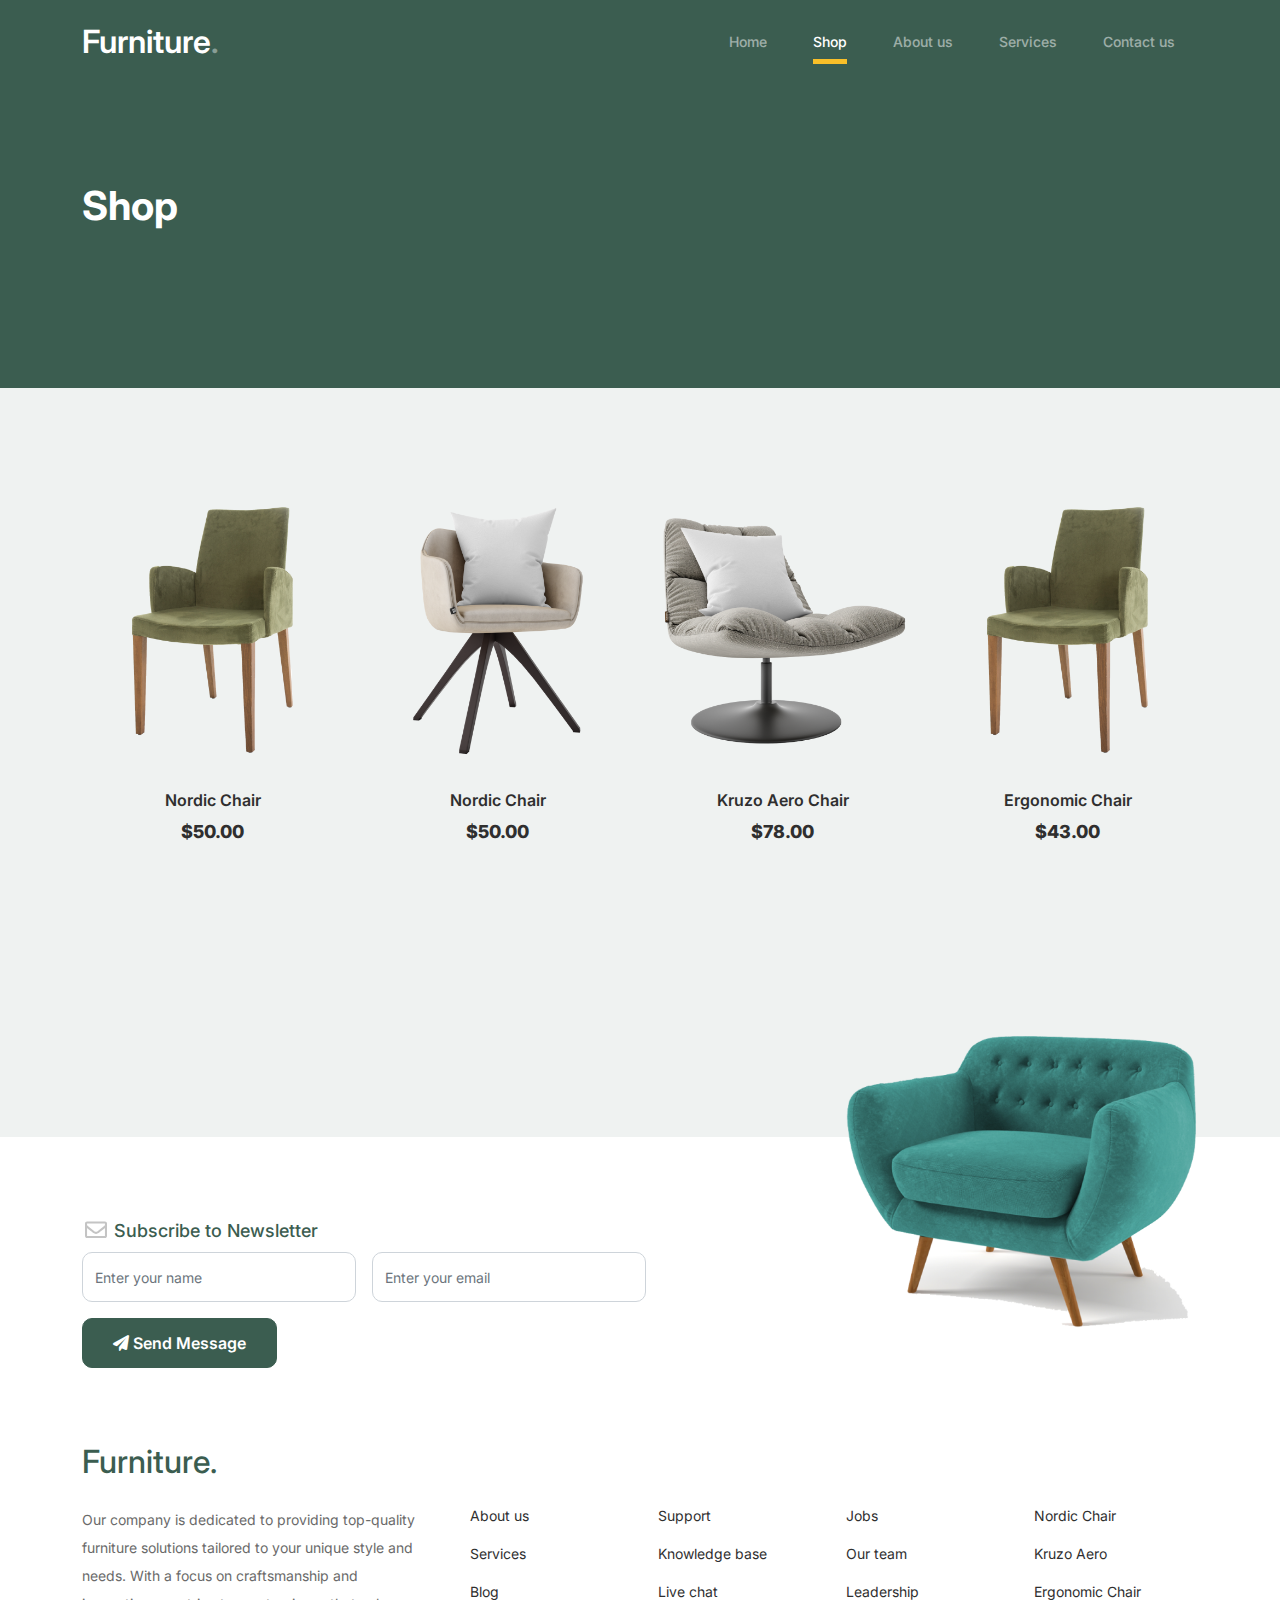
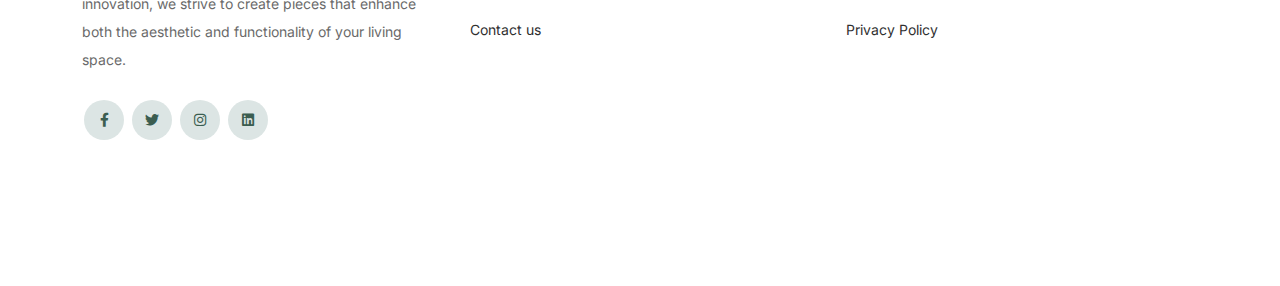
<file: Furniture-Master/furniture/shop.html>
<!doctype html>
<html lang="en">
<head>
    <meta charset="utf-8">
    <meta name="viewport" content="width=device-width, initial-scale=1, shrink-to-fit=no">
    <link rel="shortcut icon" href="favicon.png">

    <!-- Bootstrap CSS -->
    <link href="css/bootstrap.min.css" rel="stylesheet">
    <link href="https://cdnjs.cloudflare.com/ajax/libs/font-awesome/6.0.0-beta3/css/all.min.css" rel="stylesheet">
    <link href="css/tiny-slider.css" rel="stylesheet">
    <link href="css/style.css" rel="stylesheet">
    <title>Furniture Website</title>
</head>

<body>

    <!-- Start Header/Navigation -->
    <nav class="custom-navbar navbar navbar navbar-expand-md navbar-dark bg-dark" arial-label="Furniture navigation bar">

        <div class="container">
            <a class="navbar-brand" href="index.html">Furniture<span>.</span></a>

            <button class="navbar-toggler" type="button" data-bs-toggle="collapse" data-bs-target="#navbarsFurniture" aria-controls="navbarsFurniture" aria-expanded="false" aria-label="Toggle navigation">
                <span class="navbar-toggler-icon"></span>
            </button>

            <div class="collapse navbar-collapse" id="navbarsFurni">
                <ul class="custom-navbar-nav navbar-nav ms-auto mb-2 mb-md-0">
                    <li><a class="nav-link" href="index.html">Home</a></li>
                    <li class="active"><a class="nav-link" href="shop.html">Shop</a></li>
                    <li><a class="nav-link" href="about.html">About us</a></li>
                    <li><a class="nav-link" href="services.html">Services</a></li>
                    <li><a class="nav-link" href="contact.html">Contact us</a></li>
                </ul>
            </div>
        </div>

    </nav>
    <!-- End Header/Navigation -->
    <!-- Start Hero Section -->
    <div class="hero">
        <div class="container">
            <div class="row justify-content-between">
                <div class="col-lg-5">
                    <div class="intro-excerpt">
                        <h1>Shop</h1>
                    </div>
                </div>
                <div class="col-lg-7">

                </div>
            </div>
        </div>
    </div>
    <!-- End Hero Section -->

    <div class="untree_co-section product-section before-footer-section">
        <div class="container">
            <div class="row">
                <!-- Start Column 1 -->
                <div class="col-12 col-md-4 col-lg-3 mb-5">
                    <a class="product-item" href="#">
                        <img src="images/product-3.png" class="img-fluid product-thumbnail" alt="Nordic Chair">
                        <h3 class="product-title">Nordic Chair</h3>
                        <strong class="product-price">$50.00</strong>
                        <span class="icon-cross">
                            <img src="images/cross.svg" class="img-fluid" alt="Cross Icon">
                        </span>
                    </a>
                </div>
                <!-- End Column 1 -->
                <!-- Start Column 2 -->
                <div class="col-12 col-md-4 col-lg-3 mb-5">
                    <a class="product-item" href="#">
                        <img src="images/product-1.png" class="img-fluid product-thumbnail" alt="Nordic Chair">
                        <h3 class="product-title">Nordic Chair</h3>
                        <strong class="product-price">$50.00</strong>
                        <span class="icon-cross">
                            <img src="images/cross.svg" class="img-fluid" alt="Cross Icon">
                        </span>
                    </a>
                </div>
                <!-- End Column 2 -->
                <!-- Start Column 3 -->
                <div class="col-12 col-md-4 col-lg-3 mb-5">
                    <a class="product-item" href="#">
                        <img src="images/product-2.png" class="img-fluid product-thumbnail" alt="Kruzo Aero Chair">
                        <h3 class="product-title">Kruzo Aero Chair</h3>
                        <strong class="product-price">$78.00</strong>
                        <span class="icon-cross">
                            <img src="images/cross.svg" class="img-fluid" alt="Cross Icon">
                        </span>
                    </a>
                </div>
                <!-- End Column 3 -->
                <!-- Start Column 4 -->
                <div class="col-12 col-md-4 col-lg-3 mb-5">
                    <a class="product-item" href="#">
                        <img src="images/product-3.png" class="img-fluid product-thumbnail" alt="Ergonomic Chair">
                        <h3 class="product-title">Ergonomic Chair</h3>
                        <strong class="product-price">$43.00</strong>
                        <span class="icon-cross">
                            <img src="images/cross.svg" class="img-fluid" alt="Cross Icon">
                        </span>
                    </a>
                </div>
                <!-- End Column 4 -->
            </div>
        </div>
    </div>

    <!-- Start Footer Section -->
    <footer class="footer-section">
        <div class="container relative">

            <div class="sofa-img">
                <img src="images/sofa.png" alt="Sofa" class="img-fluid">
            </div>

            <div class="row">
                <div class="col-lg-8">
                    <div class="subscription-form">
                        <h3 class="d-flex align-items-center"><span class="me-1"><img src="images/envelope-outline.svg" alt="Envelope" class="img-fluid"></span><span>Subscribe to Newsletter</span></h3>

                        <form action="#" class="row g-3">
                            <div class="col-auto">
                                <input type="text" class="form-control" placeholder="Enter your name">
                            </div>
                            <div class="col-auto">
                                <input type="email" class="form-control" placeholder="Enter your email">
                            </div>
                            <div class="col-auto">
                                <button class="btn btn-primary">
                                    <span class="fa fa-paper-plane"></span> Send Message
                                </button>
                            </div>
                        </form>

                    </div>
                </div>
            </div>

            <div class="row g-5 mb-5">
                <div class="col-lg-4">
                    <div class="mb-4 footer-logo-wrap"><a href="#" class="footer-logo">Furniture<span>.</span></a></div>
                    <p class="mb-4">Our company is dedicated to providing top-quality furniture solutions tailored to your unique style and needs. With a focus on craftsmanship and innovation, we strive to create pieces that enhance both the aesthetic and functionality of your living space.</p>

                    <ul class="list-unstyled custom-social">
                        <li><a href="#" aria-label="Facebook"><span class="fa fa-brands fa-facebook-f"></span></a></li>
                        <li><a href="#" aria-label="Twitter"><span class="fa fa-brands fa-twitter"></span></a></li>
                        <li><a href="#" aria-label="Instagram"><span class="fa fa-brands fa-instagram"></span></a></li>
                        <li><a href="#" aria-label="LinkedIn"><span class="fa fa-brands fa-linkedin"></span></a></li>
                    </ul>

                </div>

                <div class="col-lg-8">
                    <div class="row links-wrap">
                        <div class="col-6 col-sm-6 col-md-3">
                            <ul class="list-unstyled">
                                <li><a href="#">About us</a></li>
                                <li><a href="#">Services</a></li>
                                <li><a href="#">Blog</a></li>
                                <li><a href="#">Contact us</a></li>
                            </ul>
                        </div>

                        <div class="col-6 col-sm-6 col-md-3">
                            <ul class="list-unstyled">
                                <li><a href="#">Support</a></li>
                                <li><a href="#">Knowledge base</a></li>
                                <li><a href="#">Live chat</a></li>
                            </ul>
                        </div>

                        <div class="col-6 col-sm-6 col-md-3">
                            <ul class="list-unstyled">
                                <li><a href="#">Jobs</a></li>
                                <li><a href="#">Our team</a></li>
                                <li><a href="#">Leadership</a></li>
                                <li><a href="#">Privacy Policy</a></li>
                            </ul>
                        </div>

                        <div class="col-6 col-sm-6 col-md-3">
                            <ul class="list-unstyled">
                                <li><a href="#">Nordic Chair</a></li>
                                <li><a href="#">Kruzo Aero</a></li>
                                <li><a href="#">Ergonomic Chair</a></li>
                            </ul>
                        </div>
                    </div>
                </div>

            </div>

        </div>
    </footer>
    <!-- End Footer Section -->

    <script src="js/bootstrap.bundle.min.js"></script>
    <script src="js/tiny-slider.js"></script>
    <script src="js/custom.js"></script>
</body>

</html>
</file>
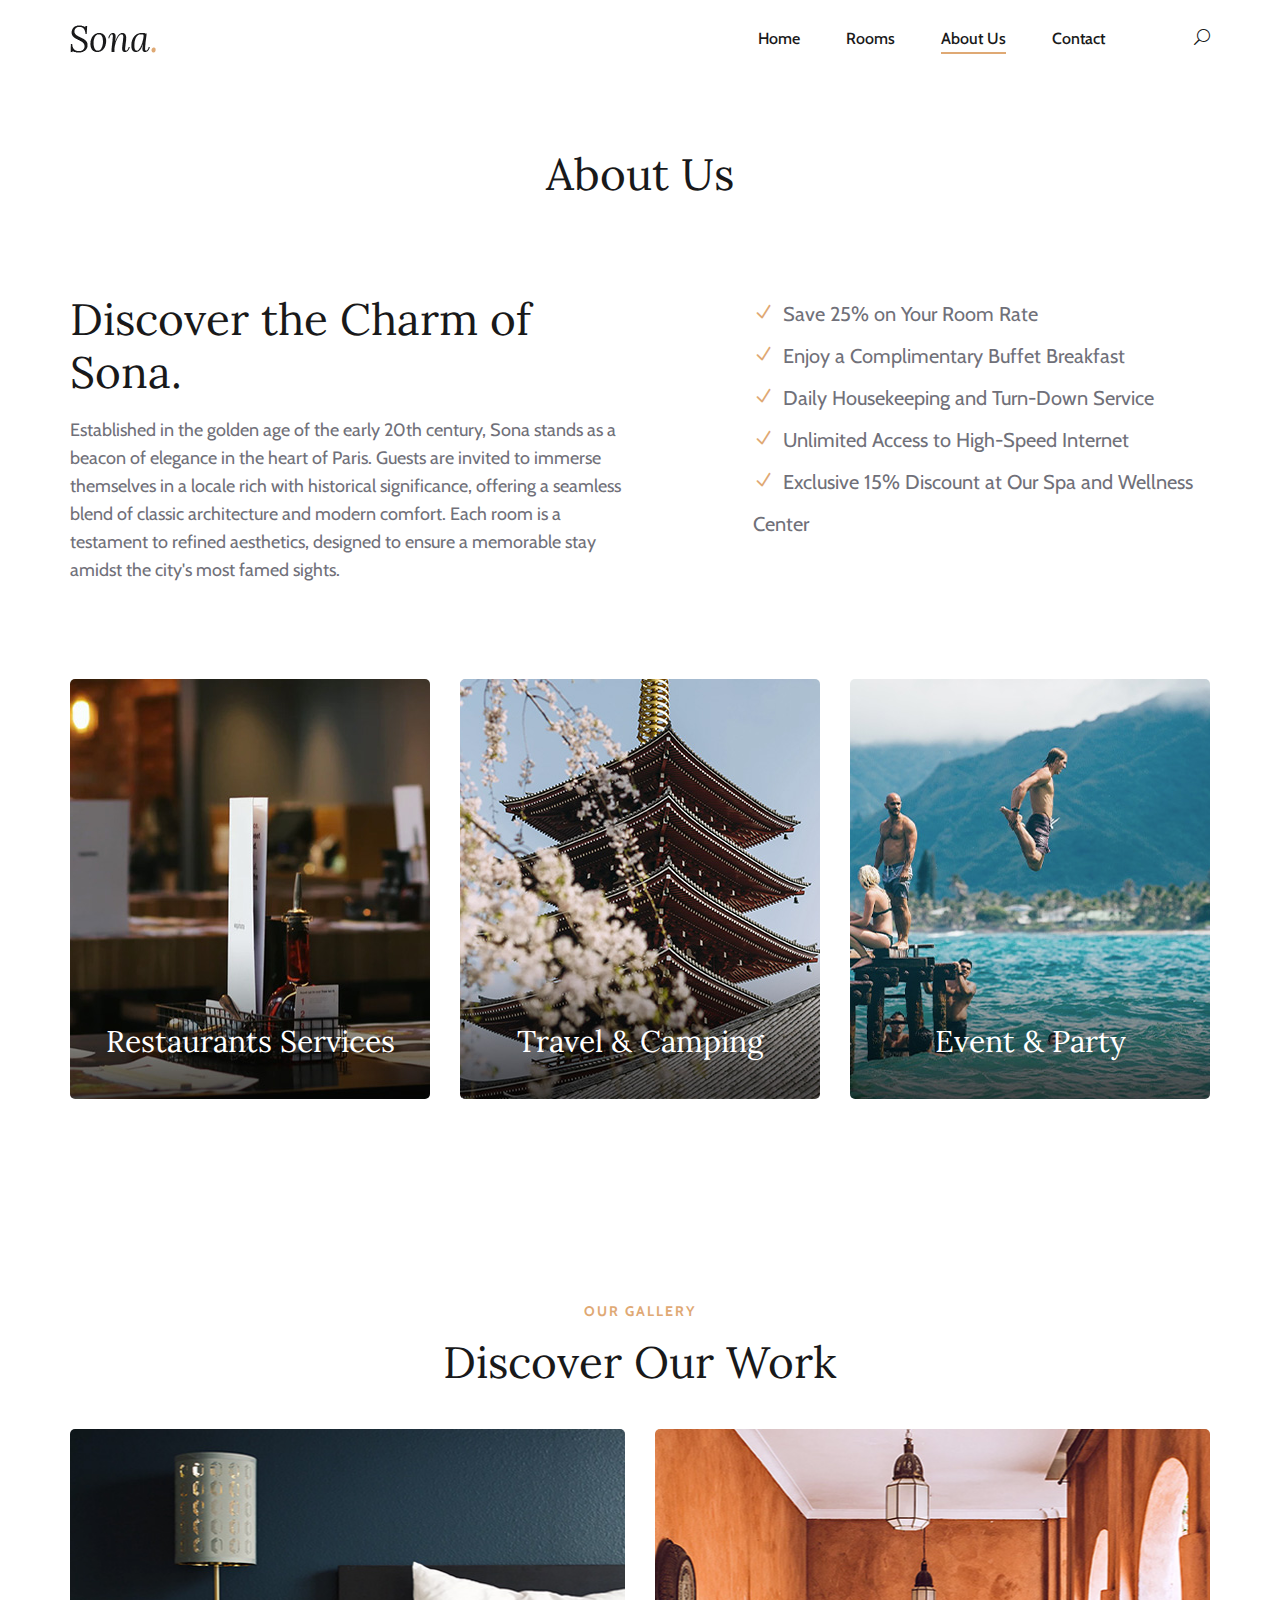
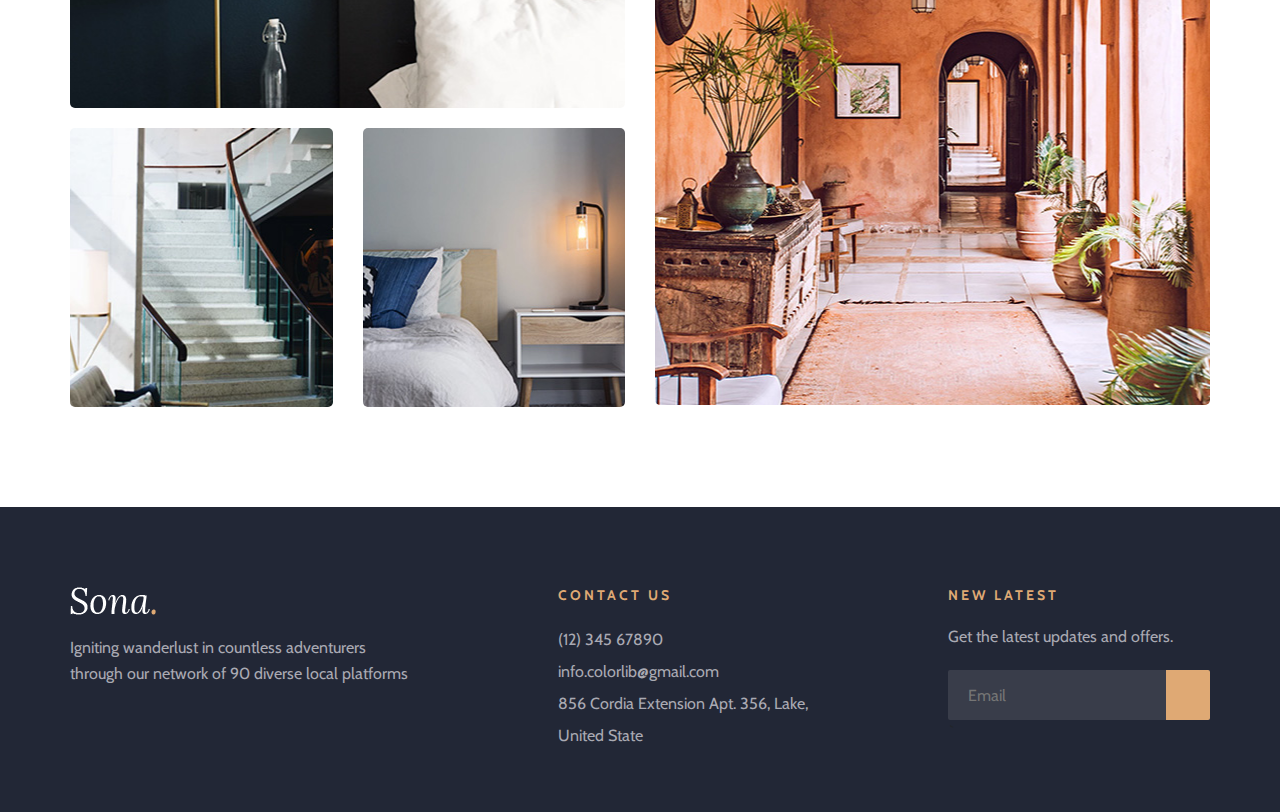
<file: Sona-Master/sona/about-us.html>
<!DOCTYPE html>
<html lang="en">

<head>
    <meta charset="UTF-8">
    <meta name="description" content="Sona Website">
    <meta name="viewport" content="width=device-width, initial-scale=1.0">
    <meta http-equiv="X-UA-Compatible" content="ie=edge">
    <title>Sona Website</title>

    <!-- Google Font -->
    <link href="https://fonts.googleapis.com/css?family=Lora:400,700&display=swap" rel="stylesheet">
    <link href="https://fonts.googleapis.com/css?family=Cabin:400,500,600,700&display=swap" rel="stylesheet">

    <!-- Css Styles -->
    <link rel="stylesheet" href="css/bootstrap.min.css" type="text/css">
    <link rel="stylesheet" href="css/font-awesome.min.css" type="text/css">
    <link rel="stylesheet" href="css/elegant-icons.css" type="text/css">
    <link rel="stylesheet" href="css/flaticon.css" type="text/css">
    <link rel="stylesheet" href="css/owl.carousel.min.css" type="text/css">
    <link rel="stylesheet" href="css/nice-select.css" type="text/css">
    <link rel="stylesheet" href="css/jquery-ui.min.css" type="text/css">
    <link rel="stylesheet" href="css/magnific-popup.css" type="text/css">
    <link rel="stylesheet" href="css/slicknav.min.css" type="text/css">
    <link rel="stylesheet" href="css/style.css" type="text/css">
</head>

<body>
    <!-- Page Preloder -->
    <div id="preloder">
        <div class="loader"></div>
    </div>

    <!-- Header Start -->
    <header>
        <div class="menu-item">
            <div class="container">
                <div class="row">
                    <div class="col-lg-2">
                        <div class="logo">
                            <img src="img/logo.png" alt="">
                        </div>
                    </div>
                    <div class="col-lg-10">
                        <div class="nav-menu">
                            <nav class="mainmenu">
                                <ul>
                                    <li><a href="./index.html">Home</a></li>
                                    <li><a href="./rooms.html">Rooms</a></li>
                                    <li class="active"><a href="./about-us.html">About Us</a></li>
                                    <li><a href="./contact.html">Contact</a></li>
                                </ul>
                            </nav>
                            <div class="nav-right search-switch">
                                <i class="icon_search"></i>
                            </div>
                        </div>
                    </div>
                </div>
            </div>
        </div>
    </header>
    <!-- Header End -->

    <!-- Breadcrumb Section Begin -->
    <div class="breadcrumb-section">
        <div class="container">
            <div class="row">
                <div class="col-lg-12">
                    <div class="breadcrumb-text">
                        <h2>About Us</h2>
                    </div>
                </div>
            </div>
        </div>
    </div>
    <!-- Breadcrumb Section End -->

    <!-- About Us Page Section Begin -->
    <section class="aboutus-page-section spad">
        <div class="container">
            <div class="about-page-text">
                <div class="row">
                    <div class="col-lg-6">
                        <div class="ap-title">
                            <h2>Discover the Charm of Sona.</h2>
                            <p>Established in the golden age of the early 20th century, Sona stands as a beacon of elegance in the heart of Paris. Guests are invited to immerse themselves in a locale rich with historical significance, offering a seamless blend of classic architecture and modern comfort. Each room is a testament to refined aesthetics, designed to ensure a memorable stay amidst the city's most famed sights.</p>
                        </div>
                    </div>
                    <div class="col-lg-5 offset-lg-1">
                        <ul class="ap-services">
                            <li><i class="icon_check"></i> Save 25% on Your Room Rate</li>
                            <li><i class="icon_check"></i> Enjoy a Complimentary Buffet Breakfast</li>
                            <li><i class="icon_check"></i> Daily Housekeeping and Turn-Down Service</li>
                            <li><i class="icon_check"></i> Unlimited Access to High-Speed Internet</li>
                            <li><i class="icon_check"></i> Exclusive 15% Discount at Our Spa and Wellness Center</li>
                        </ul>
                    </div>
                </div>
            </div>
            <div class="about-page-services">
                <div class="row">
                    <div class="col-md-4">
                        <div class="ap-service-item set-bg" data-setbg="img/about/about-p1.jpg">
                            <div class="api-text">
                                <h3>Restaurants Services</h3>
                            </div>
                        </div>
                    </div>
                    <div class="col-md-4">
                        <div class="ap-service-item set-bg" data-setbg="img/about/about-p2.jpg">
                            <div class="api-text">
                               <h3>Travel &amp; Camping</h3>
                            </div>
                        </div>
                    </div>
                    <div class="col-md-4">
                        <div class="ap-service-item set-bg" data-setbg="img/about/about-p3.jpg">
                            <div class="api-text">
                                <h3>Event &amp; Party</h3>
                            </div>
                        </div>
                    </div>
                </div>
            </div>
        </div>
    </section>
    <!-- About Us Page Section End -->

    <!-- Gallery Section Begin -->
    <section class="gallery-section spad">
        <div class="container">
            <div class="row">
                <div class="col-lg-12">
                    <div class="section-title">
                        <span>Our Gallery</span>
                        <h2>Discover Our Work</h2>
                    </div>
                </div>
            </div>
            <div class="row">
                <div class="col-lg-6">
                    <div class="gallery-item set-bg" data-setbg="img/gallery/gallery-1.jpg">
                        <div class="gi-text">
                            <h3>Room Luxury</h3>
                        </div>
                    </div>
                    <div class="row">
                        <div class="col-sm-6">
                            <div class="gallery-item set-bg" data-setbg="img/gallery/gallery-3.jpg">
                                <div class="gi-text">
                                    <h3>Room Luxury</h3>
                                </div>
                            </div>
                        </div>
                        <div class="col-sm-6">
                            <div class="gallery-item set-bg" data-setbg="img/gallery/gallery-4.jpg">
                                <div class="gi-text">
                                    <h3>Room Luxury</h3>
                                </div>
                            </div>
                        </div>
                    </div>
                </div>
                <div class="col-lg-6">
                    <div class="gallery-item large-item set-bg" data-setbg="img/gallery/gallery-2.jpg">
                        <div class="gi-text">
                            <h3>Room Luxury</h3>
                        </div>
                    </div>
                </div>
            </div>
        </div>
    </section>
    <!-- Gallery Section End -->

    <!-- Footer Section Begin -->
    <footer class="footer-section">
        <div class="container">
            <div class="footer-text">
                <div class="row">
                    <div class="col-lg-4">
                        <div class="ft-about">
                            <div class="logo">
                                <a href="#" aria-label="Back to Homepage">
                                <img src="img/footer-logo.png" alt="">
                                </a>
                            </div>
                            <p>Igniting wanderlust in countless adventurers<br /> through our network of 90 diverse local platforms</p>
                        </div>
                    </div>
                    <div class="col-lg-3 offset-lg-1">
                        <div class="ft-contact">
                            <h6>Contact Us</h6>
                            <ul>
                                <li>(12) 345 67890</li>
                                <li>info.colorlib@gmail.com</li>
                                <li>856 Cordia Extension Apt. 356, Lake, United State</li>
                            </ul>
                        </div>
                    </div>
                    <div class="col-lg-3 offset-lg-1">
                        <div class="ft-newslatter">
                            <h6>New latest</h6>
                            <p>Get the latest updates and offers.</p>
                            <form action="#" class="fn-form">
                                <input type="text" placeholder="Email">
                        `   <button type="submit" aria-label="Submit"><i class="fa fa-send"></i></button>
                            </form>
                        </div>
                    </div>
                </div>
            </div>
        </div>
    </footer>
    <!-- Footer Section End -->

    <!-- Search model Begin -->
    <div class="search-model">
        <div class="h-100 d-flex align-items-center justify-content-center">
            <div class="search-close-switch"><i class="icon_close"></i></div>
            <form class="search-model-form">
                <input type="text" id="search-input" placeholder="Search here.....">
            </form>
        </div>
    </div>
    <!-- Search model end -->

    <!-- Js Plugins -->
    <script src="js/jquery-3.3.1.min.js"></script>
    <script src="js/bootstrap.min.js"></script>
    <script src="js/jquery.magnific-popup.min.js"></script>
    <script src="js/jquery.nice-select.min.js"></script>
    <script src="js/jquery-ui.min.js"></script>
    <script src="js/jquery.slicknav.js"></script>
    <script src="js/owl.carousel.min.js"></script>
    <script src="js/main.js"></script>
</body>

</html>
</file>
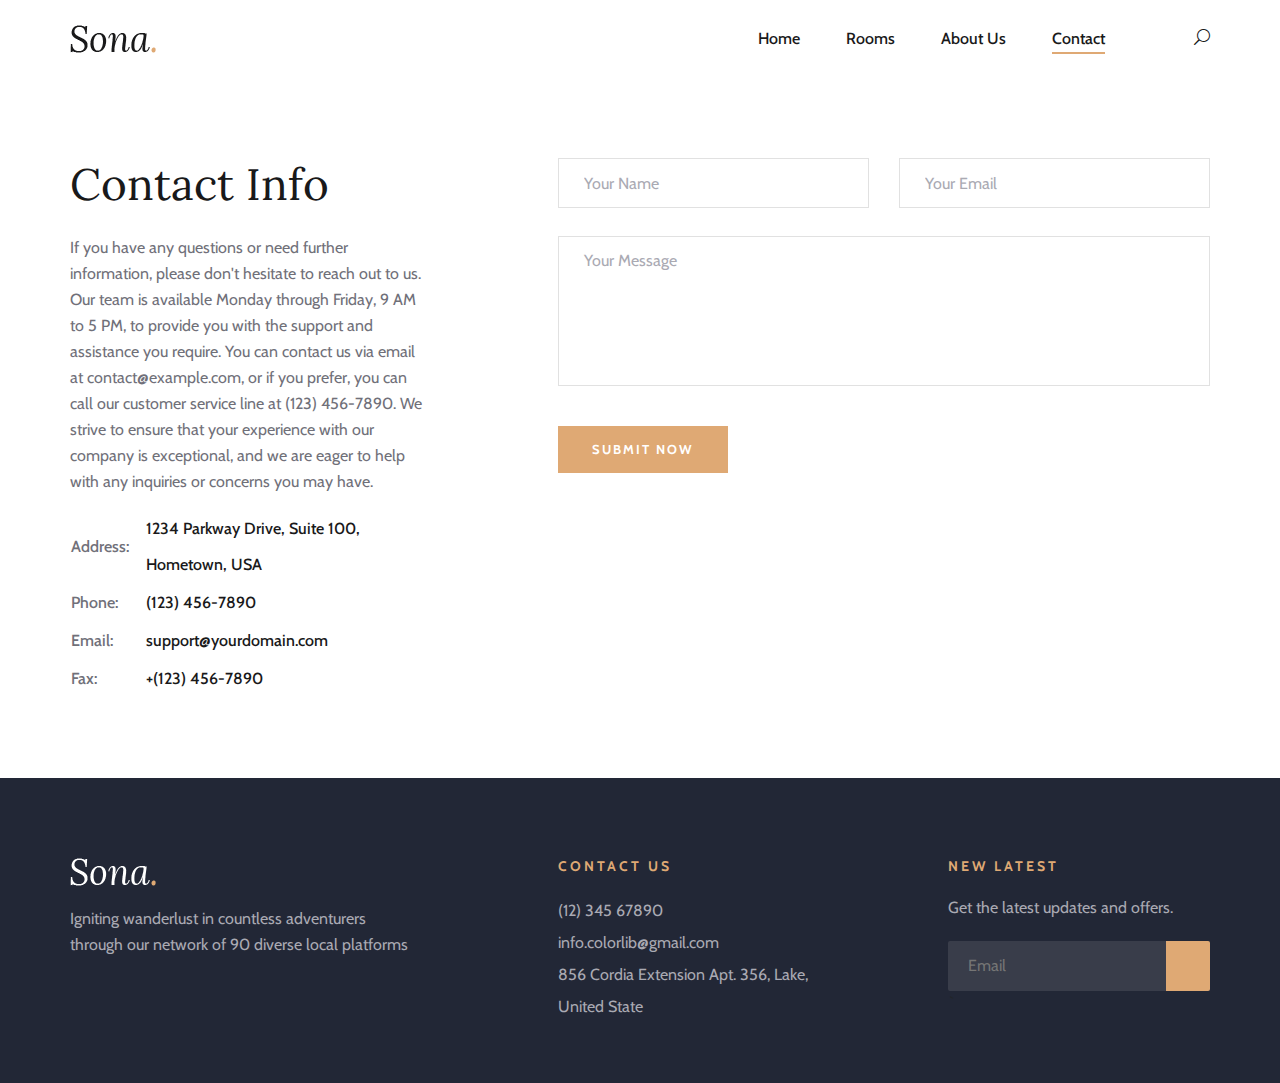
<file: Sona-Master/sona/contact.html>
<!DOCTYPE html>
<html lang="en">

<head>
    <meta charset="UTF-8">
    <meta name="description" content="Sona Website">
    <meta name="viewport" content="width=device-width, initial-scale=1.0">
    <meta http-equiv="X-UA-Compatible" content="ie=edge">
    <title>Sona Website</title>

    <!-- Google Font -->
    <link href="https://fonts.googleapis.com/css?family=Lora:400,700&display=swap" rel="stylesheet">
    <link href="https://fonts.googleapis.com/css?family=Cabin:400,500,600,700&display=swap" rel="stylesheet">

    <!-- Css Styles -->
    <link rel="stylesheet" href="css/bootstrap.min.css" type="text/css">
    <link rel="stylesheet" href="css/font-awesome.min.css" type="text/css">
    <link rel="stylesheet" href="css/elegant-icons.css" type="text/css">
    <link rel="stylesheet" href="css/flaticon.css" type="text/css">
    <link rel="stylesheet" href="css/owl.carousel.min.css" type="text/css">
    <link rel="stylesheet" href="css/nice-select.css" type="text/css">
    <link rel="stylesheet" href="css/jquery-ui.min.css" type="text/css">
    <link rel="stylesheet" href="css/magnific-popup.css" type="text/css">
    <link rel="stylesheet" href="css/slicknav.min.css" type="text/css">
    <link rel="stylesheet" href="css/style.css" type="text/css">
</head>

<body>
    <!-- Page Preloder -->
    <div id="preloder">
        <div class="loader"></div>
    </div>

    <!-- Header Start -->
    <header>
        <div class="menu-item">
            <div class="container">
                <div class="row">
                    <div class="col-lg-2">
                        <div class="logo">
                            <img src="img/logo.png" alt="">
                        </div>
                    </div>
                    <div class="col-lg-10">
                        <div class="nav-menu">
                            <nav class="mainmenu">
                                <ul>
                                    <li><a href="./index.html">Home</a></li>
                                    <li><a href="./rooms.html">Rooms</a></li>
                                    <li><a href="./about-us.html">About Us</a></li>
                                    <li class="active"><a href="./contact.html">Contact</a></li>
                                </ul>
                            </nav>
                            <div class="nav-right search-switch">
                                <i class="icon_search"></i>
                            </div>
                        </div>
                    </div>
                </div>
            </div>
        </div>
    </header>
    <!-- Header End -->

    <!-- Contact Section Begin -->
    <section class="contact-section spad">
        <div class="container">
            <div class="row">
                <div class="col-lg-4">
                    <div class="contact-text">
                        <h2>Contact Info</h2>
                        <p>If you have any questions or need further information, please don't hesitate to reach out to us. Our team is available Monday through Friday, 9 AM to 5 PM, to provide you with the support and assistance you require. You can contact us via email at contact@example.com, or if you prefer, you can call our customer service line at (123) 456-7890. We strive to ensure that your experience with our company is exceptional, and we are eager to help with any inquiries or concerns you may have.</p>
                        <table>
                            <tbody>
                                <tr>
                                    <td class="c-o">Address:</td>
                                    <td>1234 Parkway Drive, Suite 100, Hometown, USA</td>
                                </tr>
                                <tr>
                                    <td class="c-o">Phone:</td>
                                    <td>(123) 456-7890</td>
                                </tr>
                                <tr>
                                    <td class="c-o">Email:</td>
                                    <td>support@yourdomain.com</td>
                                </tr>
                                <tr>
                                    <td class="c-o">Fax:</td>
                                    <td>+(123) 456-7890</td>
                                </tr>
                            </tbody>
                        </table>
                    </div>
                </div>
                <div class="col-lg-7 offset-lg-1">
                    <form action="#" class="contact-form">
                        <div class="row">
                            <div class="col-lg-6">
                                <input type="text" placeholder="Your Name">
                            </div>
                            <div class="col-lg-6">
                                <input type="text" placeholder="Your Email">
                            </div>
                            <div class="col-lg-12">
                                <textarea placeholder="Your Message"></textarea>
                                <button type="submit">Submit Now</button>
                            </div>
                        </div>
                    </form>
                </div>
            </div>
        </div>
    </section>
    <!-- Contact Section End -->

    <!-- Footer Section Begin -->
    <footer class="footer-section">
        <div class="container">
            <div class="footer-text">
                <div class="row">
                    <div class="col-lg-4">
                        <div class="ft-about">
                            <div class="logo">
                                <a href="#" aria-label="Back to Homepage">
                                <img src="img/footer-logo.png" alt="">
                                </a>
                            </div>
                            <p>Igniting wanderlust in countless adventurers<br /> through our network of 90 diverse local platforms</p>
                        </div>
                    </div>
                    <div class="col-lg-3 offset-lg-1">
                        <div class="ft-contact">
                            <h6>Contact Us</h6>
                            <ul>
                                <li>(12) 345 67890</li>
                                <li>info.colorlib@gmail.com</li>
                                <li>856 Cordia Extension Apt. 356, Lake, United State</li>
                            </ul>
                        </div>
                    </div>
                    <div class="col-lg-3 offset-lg-1">
                        <div class="ft-newslatter">
                            <h6>New latest</h6>
                            <p>Get the latest updates and offers.</p>
                            <form action="#" class="fn-form">
                                <input type="text" placeholder="Email">
                        `   <button type="submit" aria-label="Submit"><i class="fa fa-send"></i></button>
                            </form>
                        </div>
                    </div>
                </div>
            </div>
        </div>
    </footer>
    <!-- Footer Section End -->

    <!-- Search model Begin -->
    <div class="search-model">
        <div class="h-100 d-flex align-items-center justify-content-center">
            <div class="search-close-switch"><i class="icon_close"></i></div>
            <form class="search-model-form">
                <input type="text" id="search-input" placeholder="Search here.....">
            </form>
        </div>
    </div>
    <!-- Search model end -->

    <!-- Js Plugins -->
    <script src="js/jquery-3.3.1.min.js"></script>
    <script src="js/bootstrap.min.js"></script>
    <script src="js/jquery.magnific-popup.min.js"></script>
    <script src="js/jquery.nice-select.min.js"></script>
    <script src="js/jquery-ui.min.js"></script>
    <script src="js/jquery.slicknav.js"></script>
    <script src="js/owl.carousel.min.js"></script>
    <script src="js/main.js"></script>
</body>

</html>
</file>
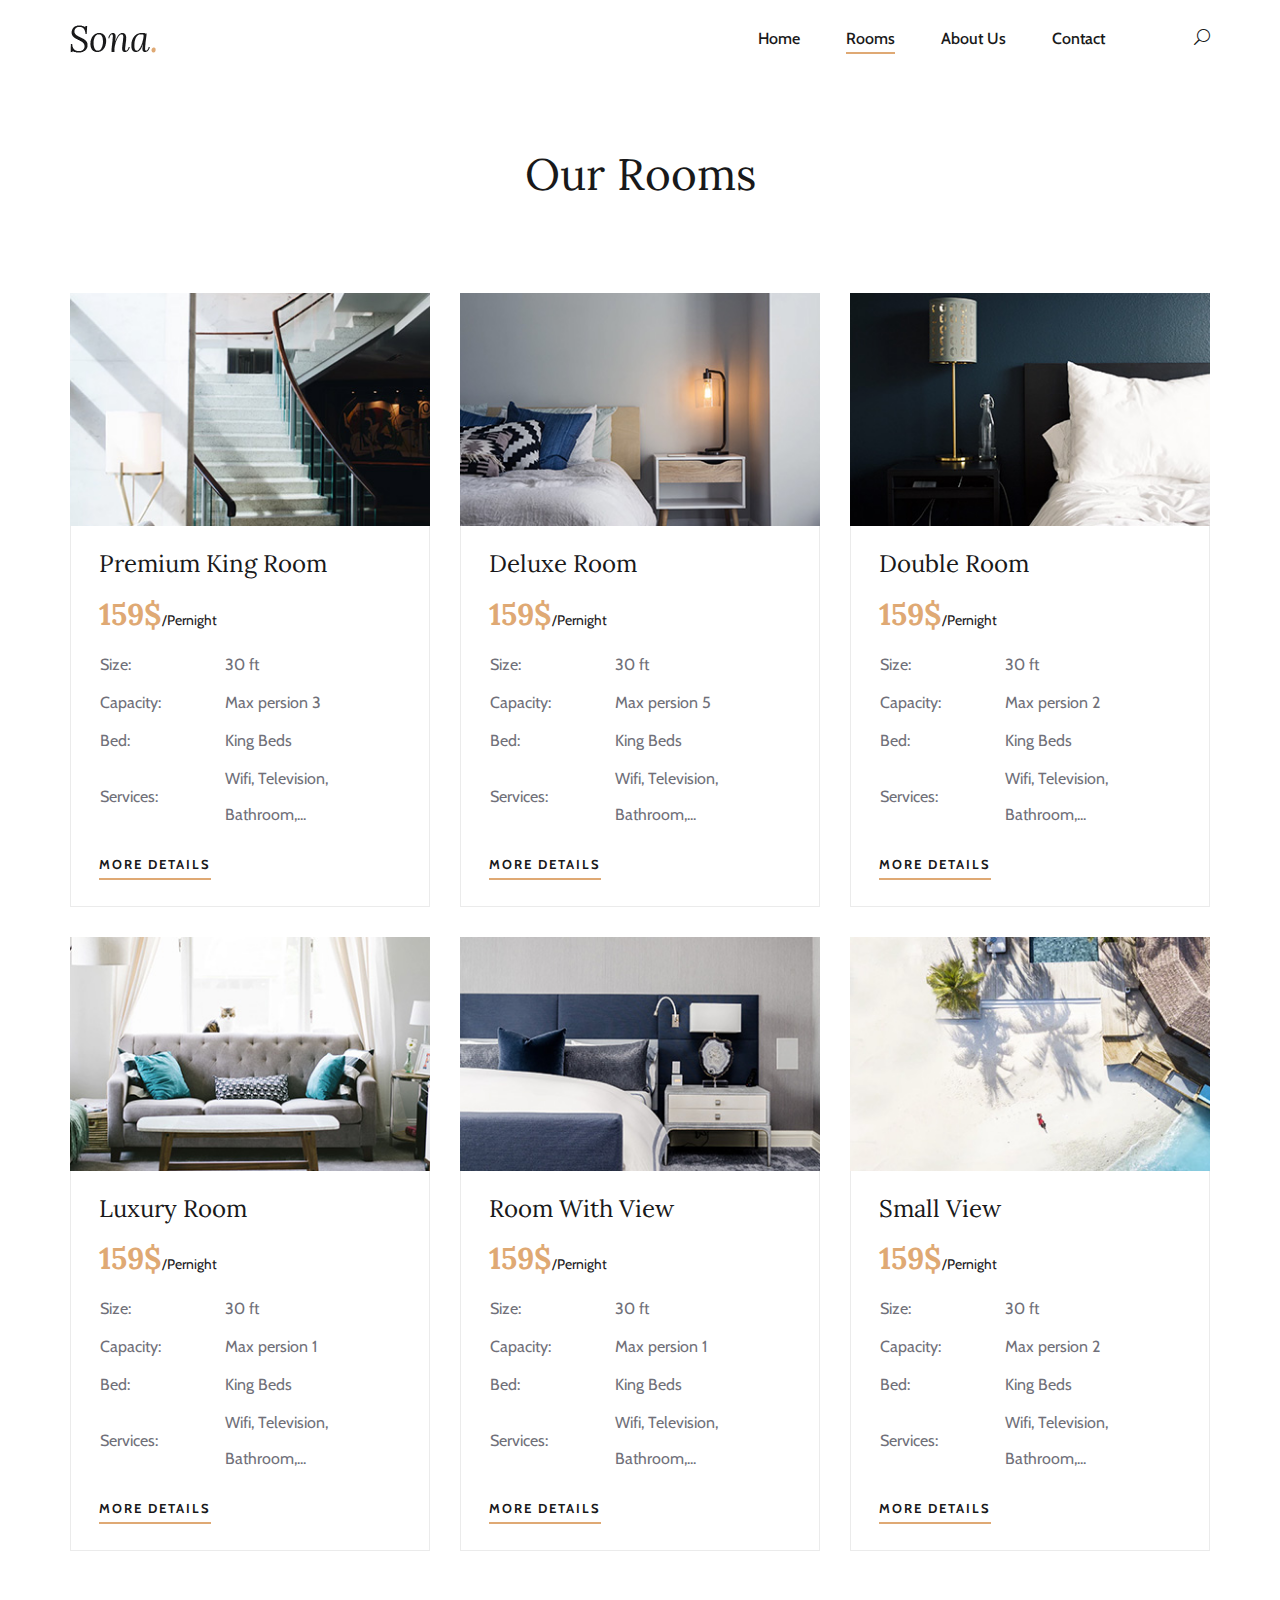
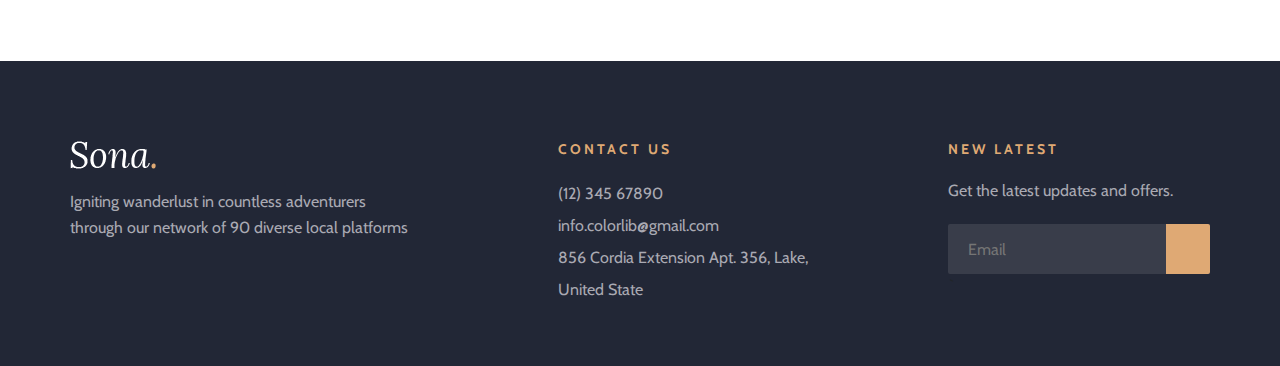
<file: Sona-Master/sona/rooms.html>
<!DOCTYPE html>
<html lang="en">

<head>
    <meta charset="UTF-8">
    <meta name="description" content="Sona Website">
    <meta name="viewport" content="width=device-width, initial-scale=1.0">
    <meta http-equiv="X-UA-Compatible" content="ie=edge">
    <title>Sona Website</title>

    <!-- Google Font -->
    <link href="https://fonts.googleapis.com/css?family=Lora:400,700&display=swap" rel="stylesheet">
    <link href="https://fonts.googleapis.com/css?family=Cabin:400,500,600,700&display=swap" rel="stylesheet">

    <!-- Css Styles -->
    <link rel="stylesheet" href="css/bootstrap.min.css" type="text/css">
    <link rel="stylesheet" href="css/font-awesome.min.css" type="text/css">
    <link rel="stylesheet" href="css/elegant-icons.css" type="text/css">
    <link rel="stylesheet" href="css/flaticon.css" type="text/css">
    <link rel="stylesheet" href="css/owl.carousel.min.css" type="text/css">
    <link rel="stylesheet" href="css/nice-select.css" type="text/css">
    <link rel="stylesheet" href="css/jquery-ui.min.css" type="text/css">
    <link rel="stylesheet" href="css/magnific-popup.css" type="text/css">
    <link rel="stylesheet" href="css/slicknav.min.css" type="text/css">
    <link rel="stylesheet" href="css/style.css" type="text/css">
</head>

<body>
    <!-- Page Preloder -->
    <div id="preloder">
        <div class="loader"></div>
    </div>

    <!-- Header Start -->
    <header>
        <div class="menu-item">
            <div class="container">
                <div class="row">
                    <div class="col-lg-2">
                        <div class="logo">
                            <img src="img/logo.png" alt="">
                        </div>
                    </div>
                    <div class="col-lg-10">
                        <div class="nav-menu">
                            <nav class="mainmenu">
                                <ul>
                                    <li><a href="./index.html">Home</a></li>
                                    <li class="active"><a href="./rooms.html">Rooms</a></li>
                                    <li><a href="./about-us.html">About Us</a></li>
                                    <li><a href="./contact.html">Contact</a></li>
                                </ul>
                            </nav>
                            <div class="nav-right search-switch">
                                <i class="icon_search"></i>
                            </div>
                        </div>
                    </div>
                </div>
            </div>
        </div>
    </header>
    <!-- Header End -->

    <!-- Breadcrumb Section Begin -->
    <div class="breadcrumb-section">
        <div class="container">
            <div class="row">
                <div class="col-lg-12">
                    <div class="breadcrumb-text">
                        <h2>Our Rooms</h2>
                    </div>
                </div>
            </div>
        </div>
    </div>
    <!-- Breadcrumb Section End -->

    <!-- Rooms Section Begin -->
    <section class="rooms-section spad">
        <div class="container">
            <div class="row">
                <div class="col-lg-4 col-md-6">
                    <div class="room-item">
                        <img src="img/room/room-1.jpg" alt="">
                        <div class="ri-text">
                            <h4>Premium King Room</h4>
                            <h3>159$<span>/Pernight</span></h3>
                            <table>
                                <tbody>
                                    <tr>
                                        <td class="r-o">Size:</td>
                                        <td>30 ft</td>
                                    </tr>
                                    <tr>
                                        <td class="r-o">Capacity:</td>
                                        <td>Max persion 3</td>
                                    </tr>
                                    <tr>
                                        <td class="r-o">Bed:</td>
                                        <td>King Beds</td>
                                    </tr>
                                    <tr>
                                        <td class="r-o">Services:</td>
                                        <td>Wifi, Television, Bathroom,...</td>
                                    </tr>
                                </tbody>
                            </table>
                            <a href="#" class="primary-btn">More Details</a>
                        </div>
                    </div>
                </div>
                <div class="col-lg-4 col-md-6">
                    <div class="room-item">
                        <img src="img/room/room-2.jpg" alt="">
                        <div class="ri-text">
                            <h4>Deluxe Room</h4>
                            <h3>159$<span>/Pernight</span></h3>
                            <table>
                                <tbody>
                                    <tr>
                                        <td class="r-o">Size:</td>
                                        <td>30 ft</td>
                                    </tr>
                                    <tr>
                                        <td class="r-o">Capacity:</td>
                                        <td>Max persion 5</td>
                                    </tr>
                                    <tr>
                                        <td class="r-o">Bed:</td>
                                        <td>King Beds</td>
                                    </tr>
                                    <tr>
                                        <td class="r-o">Services:</td>
                                        <td>Wifi, Television, Bathroom,...</td>
                                    </tr>
                                </tbody>
                            </table>
                            <a href="#" class="primary-btn">More Details</a>
                        </div>
                    </div>
                </div>
                <div class="col-lg-4 col-md-6">
                    <div class="room-item">
                        <img src="img/room/room-3.jpg" alt="">
                        <div class="ri-text">
                            <h4>Double Room</h4>
                            <h3>159$<span>/Pernight</span></h3>
                            <table>
                                <tbody>
                                    <tr>
                                        <td class="r-o">Size:</td>
                                        <td>30 ft</td>
                                    </tr>
                                    <tr>
                                        <td class="r-o">Capacity:</td>
                                        <td>Max persion 2</td>
                                    </tr>
                                    <tr>
                                        <td class="r-o">Bed:</td>
                                        <td>King Beds</td>
                                    </tr>
                                    <tr>
                                        <td class="r-o">Services:</td>
                                        <td>Wifi, Television, Bathroom,...</td>
                                    </tr>
                                </tbody>
                            </table>
                            <a href="#" class="primary-btn">More Details</a>
                        </div>
                    </div>
                </div>
                <div class="col-lg-4 col-md-6">
                    <div class="room-item">
                        <img src="img/room/room-4.jpg" alt="">
                        <div class="ri-text">
                            <h4>Luxury Room</h4>
                            <h3>159$<span>/Pernight</span></h3>
                            <table>
                                <tbody>
                                    <tr>
                                        <td class="r-o">Size:</td>
                                        <td>30 ft</td>
                                    </tr>
                                    <tr>
                                        <td class="r-o">Capacity:</td>
                                        <td>Max persion 1</td>
                                    </tr>
                                    <tr>
                                        <td class="r-o">Bed:</td>
                                        <td>King Beds</td>
                                    </tr>
                                    <tr>
                                        <td class="r-o">Services:</td>
                                        <td>Wifi, Television, Bathroom,...</td>
                                    </tr>
                                </tbody>
                            </table>
                            <a href="#" class="primary-btn">More Details</a>
                        </div>
                    </div>
                </div>
                <div class="col-lg-4 col-md-6">
                    <div class="room-item">
                        <img src="img/room/room-5.jpg" alt="">
                        <div class="ri-text">
                            <h4>Room With View</h4>
                            <h3>159$<span>/Pernight</span></h3>
                            <table>
                                <tbody>
                                    <tr>
                                        <td class="r-o">Size:</td>
                                        <td>30 ft</td>
                                    </tr>
                                    <tr>
                                        <td class="r-o">Capacity:</td>
                                        <td>Max persion 1</td>
                                    </tr>
                                    <tr>
                                        <td class="r-o">Bed:</td>
                                        <td>King Beds</td>
                                    </tr>
                                    <tr>
                                        <td class="r-o">Services:</td>
                                        <td>Wifi, Television, Bathroom,...</td>
                                    </tr>
                                </tbody>
                            </table>
                            <a href="#" class="primary-btn">More Details</a>
                        </div>
                    </div>
                </div>
                <div class="col-lg-4 col-md-6">
                    <div class="room-item">
                        <img src="img/room/room-6.jpg" alt="">
                        <div class="ri-text">
                            <h4>Small View</h4>
                            <h3>159$<span>/Pernight</span></h3>
                            <table>
                                <tbody>
                                    <tr>
                                        <td class="r-o">Size:</td>
                                        <td>30 ft</td>
                                    </tr>
                                    <tr>
                                        <td class="r-o">Capacity:</td>
                                        <td>Max persion 2</td>
                                    </tr>
                                    <tr>
                                        <td class="r-o">Bed:</td>
                                        <td>King Beds</td>
                                    </tr>
                                    <tr>
                                        <td class="r-o">Services:</td>
                                        <td>Wifi, Television, Bathroom,...</td>
                                    </tr>
                                </tbody>
                            </table>
                            <a href="#" class="primary-btn">More Details</a>
                        </div>
                    </div>
                </div>
            </div>
        </div>
    </section>
    <!-- Rooms Section End -->

<!-- Footer Section Begin -->
    <footer class="footer-section">
        <div class="container">
            <div class="footer-text">
                <div class="row">
                    <div class="col-lg-4">
                        <div class="ft-about">
                            <div class="logo">
                                <a href="#" aria-label="Back to Homepage">
                                <img src="img/footer-logo.png" alt="">
                                </a>
                            </div>
                            <p>Igniting wanderlust in countless adventurers<br /> through our network of 90 diverse local platforms</p>
                        </div>
                    </div>
                    <div class="col-lg-3 offset-lg-1">
                        <div class="ft-contact">
                            <h6>Contact Us</h6>
                            <ul>
                                <li>(12) 345 67890</li>
                                <li>info.colorlib@gmail.com</li>
                                <li>856 Cordia Extension Apt. 356, Lake, United State</li>
                            </ul>
                        </div>
                    </div>
                    <div class="col-lg-3 offset-lg-1">
                        <div class="ft-newslatter">
                            <h6>New latest</h6>
                            <p>Get the latest updates and offers.</p>
                            <form action="#" class="fn-form">
                                <input type="text" placeholder="Email">
                        `   <button type="submit" aria-label="Submit"><i class="fa fa-send"></i></button>
                            </form>
                        </div>
                    </div>
                </div>
            </div>
        </div>
    </footer>
    <!-- Footer Section End -->

    <!-- Search model Begin -->
    <div class="search-model">
        <div class="h-100 d-flex align-items-center justify-content-center">
            <div class="search-close-switch"><i class="icon_close"></i></div>
            <form class="search-model-form">
                <input type="text" id="search-input" placeholder="Search here.....">
            </form>
        </div>
    </div>
    <!-- Search model end -->

    <!-- Js Plugins -->
    <script src="js/jquery-3.3.1.min.js"></script>
    <script src="js/bootstrap.min.js"></script>
    <script src="js/jquery.magnific-popup.min.js"></script>
    <script src="js/jquery.nice-select.min.js"></script>
    <script src="js/jquery-ui.min.js"></script>
    <script src="js/jquery.slicknav.js"></script>
    <script src="js/owl.carousel.min.js"></script>
    <script src="js/main.js"></script>
</body>

</html>
</file>
<file: Menja-Game-Master/style.css>
body {
	margin: 0;
	background-color: #000;
	background-image: radial-gradient(ellipse at top, #335476 0.0%, #31506e 11.1%, #304b67 22.2%, #2f4760 33.3%, #2d4359 44.4%, #2c3f51 55.6%, #2a3a4a 66.7%, #293643 77.8%, #28323d 88.9%, #262e36 100.0%);
	height: 100vh;
	overflow: hidden;

	font-family: monospace;
	font-weight: bold;
	letter-spacing: 0.06em;
	color: rgba(255, 255, 255, 0.75);
}

#c {
	display: block;
	touch-action: none;
	transform: translateZ(0);
}

.hud__score,
.pause-btn {
	position: fixed;
	font-size: calc(14px + 2vw + 1vh);
}

.hud__score {
	top: 0.65em;
	left: 0.65em;
	pointer-events: none;
	user-select: none;
}

.cube-count-lbl {
	font-size: 0.46em;
}

.pause-btn {
	position: fixed;
	top: 0;
	right: 0;
	padding: 0.8em 0.65em;
}

.pause-btn > div {
	position: relative;
	width: 0.8em;
	height: 0.8em;
	opacity: 0.75;
}

.pause-btn > div::before,
.pause-btn > div::after {
	content: '';
	display: block;
	width: 34%;
	height: 100%;
	position: absolute;
	background-color: #fff;
}

.pause-btn > div::after {
	right: 0;
}

.slowmo {
	position: fixed;
	bottom: 0;
	width: 100%;
	pointer-events: none;
	opacity: 0;
	transition: opacity 0.4s;
	will-change: opacity;
}

.slowmo::before {
	content: 'SLOW-MO';
	display: block;
	font-size: calc(8px + 1vw + 0.5vh);
	margin-left: 0.5em;
	margin-bottom: 8px;
}

.slowmo::after {
	content: '';
	display: block;
	position: fixed;
	bottom: 0;
	width: 100%;
	height: 1.5vh;
	background-color: rgba(0, 0, 0, 0.25);
	z-index: -1;
}

.slowmo__bar {
	height: 1.5vh;
	background-color: rgba(255, 255, 255, 0.75);
	transform-origin: 0 0;
}



/*/////////////////////
//       MENUS       //
/////////////////////*/

.menus::before {
	content: '';
	pointer-events: none;
	position: fixed;
	top: 0;
	right: 0;
	bottom: 0;
	left: 0;
	background-color: #000;
	opacity: 0;
	transition: opacity 0.2s;
	transition-timing-function: ease-in;
}

.menus.has-active::before {
	opacity: 0.08;
	transition-duration: 0.4s;
	transition-timing-function: ease-out;
}

.menus.interactive-mode::before {
	opacity: 0.02;
}



/* Menu containers */
.menu {
	pointer-events: none;
	position: fixed;
	top: 0;
	right: 0;
	bottom: 0;
	left: 0;
	display: flex;
	flex-direction: column;
	justify-content: center;
	align-items: center;
	user-select: none;
	text-align: center;
	color: rgba(255, 255, 255, 0.9);
	opacity: 0;
	visibility: hidden;
	transform: translateY(30px);
	transition-property: opacity, visibility, transform;
	transition-duration: 0.2s;
	transition-timing-function: ease-in;
}

.menu.active {
	opacity: 1;
	visibility: visible;
	transform: translateY(0);
	transition-duration: 0.4s;
	transition-timing-function: ease-out;
}

.menus.interactive-mode .menu.active {
	opacity: 0.6;
}

.menus:not(.interactive-mode) .menu.active > * {
	pointer-events: auto;
}


/* Common menu elements */

h1 {
	font-size: 4rem;
	line-height: 0.95;
	text-align: center;
	font-weight: bold;
	margin: 0 0.65em 1em;
}

h2 {
	font-size: 1.2rem;
	line-height: 1;
	text-align: center;
	font-weight: bold;
	margin: -1em 0.65em 1em;
}

.final-score-lbl {
	font-size: 5rem;
	margin: -0.2em 0 0;
}

.high-score-lbl {
	font-size: 1.2rem;
	margin: 0 0 2.5em;
}

button {
	display: block;
	position: relative;
	width: 200px;
	padding: 12px 20px;
	background: transparent;
	border: none;
	outline: none;
	user-select: none;
	font-family: monospace;
	font-weight: bold;
	font-size: 1.4rem;
	color: #fff;
	opacity: 0.75;
	transition: opacity 0.3s;
}

button::before {
	content: '';
	position: absolute;
	top: 0;
	right: 0;
	bottom: 0;
	left: 0;
	background-color: rgba(255, 255, 255, 0.15);
	transform: scale(0, 0);
	opacity: 0;
	transition: opacity 0.3s, transform 0.3s;
}

/* No `:focus` styles because this is a mouse/touch game! */
button:active {
	opacity: 1;
}

button:active::before {
	transform: scale(1, 1);
	opacity: 1;
}

.credits {
	position: fixed;
	width: 100%;
	left: 0;
	bottom: 20px;
}

a {
	color: white;
}

/* Only enable hover state on large screens */
@media (min-width: 1025px) {
	button:hover {
		opacity: 1;
	}

	button:hover::before {
		transform: scale(1, 1);
		opacity: 1;
	}
}
</file>
<file: Furniture-Master/furniture/css/tiny-slider.css>
.tns-outer{padding:0 !important}.tns-outer [hidden]{display:none !important}.tns-outer [aria-controls],.tns-outer [data-action]{cursor:pointer}.tns-slider{-webkit-transition:all 0s;-moz-transition:all 0s;transition:all 0s}.tns-slider>.tns-item{-webkit-box-sizing:border-box;-moz-box-sizing:border-box;box-sizing:border-box}.tns-horizontal.tns-subpixel{white-space:nowrap}.tns-horizontal.tns-subpixel>.tns-item{display:inline-block;vertical-align:top;white-space:normal}.tns-horizontal.tns-no-subpixel:after{content:'';display:table;clear:both}.tns-horizontal.tns-no-subpixel>.tns-item{float:left}.tns-horizontal.tns-carousel.tns-no-subpixel>.tns-item{margin-right:-100%}.tns-no-calc{position:relative;left:0}.tns-gallery{position:relative;left:0;min-height:1px}.tns-gallery>.tns-item{position:absolute;left:-100%;-webkit-transition:transform 0s, opacity 0s;-moz-transition:transform 0s, opacity 0s;transition:transform 0s, opacity 0s}.tns-gallery>.tns-slide-active{position:relative;left:auto !important}.tns-gallery>.tns-moving{-webkit-transition:all 0.25s;-moz-transition:all 0.25s;transition:all 0.25s}.tns-autowidth{display:inline-block}.tns-lazy-img{-webkit-transition:opacity 0.6s;-moz-transition:opacity 0.6s;transition:opacity 0.6s;opacity:0.6}.tns-lazy-img.tns-complete{opacity:1}.tns-ah{-webkit-transition:height 0s;-moz-transition:height 0s;transition:height 0s}.tns-ovh{overflow:hidden}.tns-visually-hidden{position:absolute;left:-10000em}.tns-transparent{opacity:0;visibility:hidden}.tns-fadeIn{opacity:1;filter:alpha(opacity=100);z-index:0}.tns-normal,.tns-fadeOut{opacity:0;filter:alpha(opacity=0);z-index:-1}.tns-vpfix{white-space:nowrap}.tns-vpfix>div,.tns-vpfix>li{display:inline-block}.tns-t-subp2{margin:0 auto;width:310px;position:relative;height:10px;overflow:hidden}.tns-t-ct{width:2333.3333333%;width:-webkit-calc(100% * 70 / 3);width:-moz-calc(100% * 70 / 3);width:calc(100% * 70 / 3);position:absolute;right:0}.tns-t-ct:after{content:'';display:table;clear:both}.tns-t-ct>div{width:1.4285714%;width:-webkit-calc(100% / 70);width:-moz-calc(100% / 70);width:calc(100% / 70);height:10px;float:left}
</file>
<file: Furniture-Master/furniture/css/style.css>
@import url("https://fonts.googleapis.com/css2?family=Inter:wght@400;500;600;700;800&display=swap");
body {
  overflow-x: hidden;
  position: relative; }

body {
  font-family: "Inter", sans-serif;
  font-weight: 400;
  line-height: 28px;
  color: #6a6a6a;
  font-size: 14px;
  background-color: #eff2f1; }

a {
  text-decoration: none;
  -webkit-transition: .3s all ease;
  -o-transition: .3s all ease;
  transition: .3s all ease;
  color: #2f2f2f;
  text-decoration: underline; }
  a:hover {
    color: #2f2f2f;
    text-decoration: none; }
  a.more {
    font-weight: 600; }

.custom-navbar {
  background: #3b5d50 !important;
  padding-top: 20px;
  padding-bottom: 20px; }
  .custom-navbar .navbar-brand {
    font-size: 32px;
    font-weight: 600; }
    .custom-navbar .navbar-brand > span {
      opacity: .4; }
  .custom-navbar .navbar-toggler {
    border-color: transparent; }
    .custom-navbar .navbar-toggler:active, .custom-navbar .navbar-toggler:focus {
      -webkit-box-shadow: none;
      box-shadow: none;
      outline: none; }
  @media (min-width: 992px) {
    .custom-navbar .custom-navbar-nav li {
      margin-left: 15px;
      margin-right: 15px; } }
  .custom-navbar .custom-navbar-nav li a {
    font-weight: 500;
    color: #ffffff !important;
    opacity: .5;
    -webkit-transition: .3s all ease;
    -o-transition: .3s all ease;
    transition: .3s all ease;
    position: relative; }
    @media (min-width: 768px) {
      .custom-navbar .custom-navbar-nav li a:before {
        content: "";
        position: absolute;
        bottom: 0;
        left: 8px;
        right: 8px;
        background: #f9bf29;
        height: 5px;
        opacity: 1;
        visibility: visible;
        width: 0;
        -webkit-transition: .15s all ease-out;
        -o-transition: .15s all ease-out;
        transition: .15s all ease-out; } }
    .custom-navbar .custom-navbar-nav li a:hover {
      opacity: 1; }
      .custom-navbar .custom-navbar-nav li a:hover:before {
        width: calc(100% - 16px); }
  .custom-navbar .custom-navbar-nav li.active a {
    opacity: 1; }
    .custom-navbar .custom-navbar-nav li.active a:before {
      width: calc(100% - 16px); }
  .custom-navbar .custom-navbar-cta {
    margin-left: 0 !important;
    -webkit-box-orient: horizontal;
    -webkit-box-direction: normal;
    -ms-flex-direction: row;
    flex-direction: row; }
    @media (min-width: 768px) {
      .custom-navbar .custom-navbar-cta {
        margin-left: 40px !important; } }
    .custom-navbar .custom-navbar-cta li {
      margin-left: 0px;
      margin-right: 0px; }
      .custom-navbar .custom-navbar-cta li:first-child {
        margin-right: 20px; }

.hero {
  background: #3b5d50;
  padding: calc(4rem - 30px) 0 0rem 0; }
  @media (min-width: 768px) {
    .hero {
      padding: calc(4rem - 30px) 0 4rem 0; } }
  @media (min-width: 992px) {
    .hero {
      padding: calc(8rem - 30px) 0 8rem 0; } }
  .hero .intro-excerpt {
    position: relative;
    z-index: 4; }
    @media (min-width: 992px) {
      .hero .intro-excerpt {
        max-width: 450px; } }
  .hero h1 {
    font-weight: 700;
    color: #ffffff;
    margin-bottom: 30px; }
    @media (min-width: 1400px) {
      .hero h1 {
        font-size: 54px; } }
  .hero p {
    color: rgba(255, 255, 255, 0.5);
    margin-botom: 30px; }
  .hero .hero-img-wrap {
    position: relative; }
    .hero .hero-img-wrap img {
      position: relative;
      top: 0px;
      right: 0px;
      z-index: 2;
      max-width: 780px;
      left: -20px; }
      @media (min-width: 768px) {
        .hero .hero-img-wrap img {
          right: 0px;
          left: -100px; } }
      @media (min-width: 992px) {
        .hero .hero-img-wrap img {
          left: 0px;
          top: -80px;
          position: absolute;
          right: -50px; } }
      @media (min-width: 1200px) {
        .hero .hero-img-wrap img {
          left: 0px;
          top: -80px;
          right: -100px; } }
    .hero .hero-img-wrap:after {
      content: "";
      position: absolute;
      width: 255px;
      height: 217px;
      background-image: url("../images/dots-light.svg");
      background-size: contain;
      background-repeat: no-repeat;
      right: -100px;
      top: -0px; }
      @media (min-width: 1200px) {
        .hero .hero-img-wrap:after {
          top: -40px; } }

.btn {
  font-weight: 600;
  padding: 12px 30px;
  border-radius: 30px;
  color: #ffffff;
  background: #2f2f2f;
  border-color: #2f2f2f; }
  .btn:hover {
    color: #ffffff;
    background: #222222;
    border-color: #222222; }
  .btn:active, .btn:focus {
    outline: none !important;
    -webkit-box-shadow: none;
    box-shadow: none; }
  .btn.btn-primary {
    background: #3b5d50;
    border-color: #3b5d50; }
    .btn.btn-primary:hover {
      background: #314d43;
      border-color: #314d43; }
  .btn.btn-secondary {
    color: #2f2f2f;
    background: #f9bf29;
    border-color: #f9bf29; }
    .btn.btn-secondary:hover {
      background: #f8b810;
      border-color: #f8b810; }
  .btn.btn-white-outline {
    background: transparent;
    border-width: 2px;
    border-color: rgba(255, 255, 255, 0.3); }
    .btn.btn-white-outline:hover {
      border-color: white;
      color: #ffffff; }

.section-title {
  color: #2f2f2f; }

.product-section {
  padding: 7rem 0; }
  .product-section .product-item {
    text-align: center;
    text-decoration: none;
    display: block;
    position: relative;
    padding-bottom: 50px;
    cursor: pointer; }
    .product-section .product-item .product-thumbnail {
      margin-bottom: 30px;
      position: relative;
      top: 0;
      -webkit-transition: .3s all ease;
      -o-transition: .3s all ease;
      transition: .3s all ease; }
    .product-section .product-item h3 {
      font-weight: 600;
      font-size: 16px; }
    .product-section .product-item strong {
      font-weight: 800 !important;
      font-size: 18px !important; }
    .product-section .product-item h3, .product-section .product-item strong {
      color: #2f2f2f;
      text-decoration: none; }
    .product-section .product-item .icon-cross {
      position: absolute;
      width: 35px;
      height: 35px;
      display: inline-block;
      background: #2f2f2f;
      bottom: 15px;
      left: 50%;
      -webkit-transform: translateX(-50%);
      -ms-transform: translateX(-50%);
      transform: translateX(-50%);
      margin-bottom: -17.5px;
      border-radius: 50%;
      opacity: 0;
      visibility: hidden;
      -webkit-transition: .3s all ease;
      -o-transition: .3s all ease;
      transition: .3s all ease; }
      .product-section .product-item .icon-cross img {
        position: absolute;
        left: 50%;
        top: 50%;
        -webkit-transform: translate(-50%, -50%);
        -ms-transform: translate(-50%, -50%);
        transform: translate(-50%, -50%); }
    .product-section .product-item:before {
      bottom: 0;
      left: 0;
      right: 0;
      position: absolute;
      content: "";
      background: #dce5e4;
      height: 0%;
      z-index: -1;
      border-radius: 10px;
      -webkit-transition: .3s all ease;
      -o-transition: .3s all ease;
      transition: .3s all ease; }
    .product-section .product-item:hover .product-thumbnail {
      top: -25px; }
    .product-section .product-item:hover .icon-cross {
      bottom: 0;
      opacity: 1;
      visibility: visible; }
    .product-section .product-item:hover:before {
      height: 70%; }

.why-choose-section {
  padding: 7rem 0; }
  .why-choose-section .img-wrap {
    position: relative; }
    .why-choose-section .img-wrap:before {
      position: absolute;
      content: "";
      width: 255px;
      height: 217px;
      background-image: url("../images/dots-yellow.svg");
      background-repeat: no-repeat;
      background-size: contain;
      -webkit-transform: translate(-40%, -40%);
      -ms-transform: translate(-40%, -40%);
      transform: translate(-40%, -40%);
      z-index: -1; }
    .why-choose-section .img-wrap img {
      border-radius: 20px; }

.feature {
  margin-bottom: 30px; }
  .feature .icon {
    display: inline-block;
    position: relative;
    margin-bottom: 20px; }
    .feature .icon:before {
      content: "";
      width: 33px;
      height: 33px;
      position: absolute;
      background: rgba(59, 93, 80, 0.2);
      border-radius: 50%;
      right: -8px;
      bottom: 0; }
  .feature h3 {
    font-size: 14px;
    color: #2f2f2f; }
  .feature p {
    font-size: 14px;
    line-height: 22px;
    color: #6a6a6a; }

.we-help-section {
  padding: 7rem 0; }
  .we-help-section .imgs-grid {
    display: -ms-grid;
    display: grid;
    -ms-grid-columns: (1fr)[27];
    grid-template-columns: repeat(27, 1fr);
    position: relative; }
    .we-help-section .imgs-grid:before {
      position: absolute;
      content: "";
      width: 255px;
      height: 217px;
      background-image: url("../images/dots-green.svg");
      background-size: contain;
      background-repeat: no-repeat;
      -webkit-transform: translate(-40%, -40%);
      -ms-transform: translate(-40%, -40%);
      transform: translate(-40%, -40%);
      z-index: -1; }
    .we-help-section .imgs-grid .grid {
      position: relative; }
      .we-help-section .imgs-grid .grid img {
        border-radius: 20px;
        max-width: 100%; }
      .we-help-section .imgs-grid .grid.grid-1 {
        -ms-grid-column: 1;
        -ms-grid-column-span: 18;
        grid-column: 1 / span 18;
        -ms-grid-row: 1;
        -ms-grid-row-span: 27;
        grid-row: 1 / span 27; }
      .we-help-section .imgs-grid .grid.grid-2 {
        -ms-grid-column: 19;
        -ms-grid-column-span: 27;
        grid-column: 19 / span 27;
        -ms-grid-row: 1;
        -ms-grid-row-span: 5;
        grid-row: 1 / span 5;
        padding-left: 20px; }
      .we-help-section .imgs-grid .grid.grid-3 {
        -ms-grid-column: 14;
        -ms-grid-column-span: 16;
        grid-column: 14 / span 16;
        -ms-grid-row: 6;
        -ms-grid-row-span: 27;
        grid-row: 6 / span 27;
        padding-top: 20px; }

.custom-list {
  width: 100%; }
  .custom-list li {
    display: inline-block;
    width: calc(50% - 20px);
    margin-bottom: 12px;
    line-height: 1.5;
    position: relative;
    padding-left: 20px; }
    .custom-list li:before {
      content: "";
      width: 8px;
      height: 8px;
      border-radius: 50%;
      border: 2px solid #3b5d50;
      position: absolute;
      left: 0;
      top: 8px; }

.popular-product {
  padding: 0 0 7rem 0; }
  .popular-product .product-item-sm h3 {
    font-size: 14px;
    font-weight: 700;
    color: #2f2f2f; }
  .popular-product .product-item-sm a {
    text-decoration: none;
    color: #2f2f2f;
    -webkit-transition: .3s all ease;
    -o-transition: .3s all ease;
    transition: .3s all ease; }
    .popular-product .product-item-sm a:hover {
      color: rgba(47, 47, 47, 0.5); }
  .popular-product .product-item-sm p {
    line-height: 1.4;
    margin-bottom: 10px;
    font-size: 14px; }
  .popular-product .product-item-sm .thumbnail {
    margin-right: 10px;
    -webkit-box-flex: 0;
    -ms-flex: 0 0 120px;
    flex: 0 0 120px;
    position: relative; }
    .popular-product .product-item-sm .thumbnail:before {
      content: "";
      position: absolute;
      border-radius: 20px;
      background: #dce5e4;
      width: 98px;
      height: 98px;
      top: 50%;
      left: 50%;
      -webkit-transform: translate(-50%, -50%);
      -ms-transform: translate(-50%, -50%);
      transform: translate(-50%, -50%);
      z-index: -1; }

.testimonial-section {
  padding: 3rem 0 7rem 0; }

.testimonial-slider-wrap {
  position: relative; }
  .testimonial-slider-wrap .tns-inner {
    padding-top: 30px; }
  .testimonial-slider-wrap .item .testimonial-block blockquote {
    font-size: 16px; }
    @media (min-width: 768px) {
      .testimonial-slider-wrap .item .testimonial-block blockquote {
        line-height: 32px;
        font-size: 18px; } }
  .testimonial-slider-wrap .item .testimonial-block .author-info .author-pic {
    margin-bottom: 20px; }
    .testimonial-slider-wrap .item .testimonial-block .author-info .author-pic img {
      max-width: 80px;
      border-radius: 50%; }
  .testimonial-slider-wrap .item .testimonial-block .author-info h3 {
    font-size: 14px;
    font-weight: 700;
    color: #2f2f2f;
    margin-bottom: 0; }
  .testimonial-slider-wrap #testimonial-nav {
    position: absolute;
    top: 50%;
    z-index: 99;
    width: 100%;
    display: none; }
    @media (min-width: 768px) {
      .testimonial-slider-wrap #testimonial-nav {
        display: block; } }
    .testimonial-slider-wrap #testimonial-nav > span {
      cursor: pointer;
      position: absolute;
      width: 58px;
      height: 58px;
      line-height: 58px;
      border-radius: 50%;
      background: rgba(59, 93, 80, 0.1);
      color: #2f2f2f;
      -webkit-transition: .3s all ease;
      -o-transition: .3s all ease;
      transition: .3s all ease; }
      .testimonial-slider-wrap #testimonial-nav > span:hover {
        background: #3b5d50;
        color: #ffffff; }
    .testimonial-slider-wrap #testimonial-nav .prev {
      left: -10px; }
    .testimonial-slider-wrap #testimonial-nav .next {
      right: 0; }
  .testimonial-slider-wrap .tns-nav {
    position: absolute;
    bottom: -50px;
    left: 50%;
    -webkit-transform: translateX(-50%);
    -ms-transform: translateX(-50%);
    transform: translateX(-50%); }
    .testimonial-slider-wrap .tns-nav button {
      background: none;
      border: none;
      display: inline-block;
      position: relative;
      width: 0 !important;
      height: 7px !important;
      margin: 2px; }
      .testimonial-slider-wrap .tns-nav button:active, .testimonial-slider-wrap .tns-nav button:focus, .testimonial-slider-wrap .tns-nav button:hover {
        outline: none;
        -webkit-box-shadow: none;
        box-shadow: none;
        background: none; }
      .testimonial-slider-wrap .tns-nav button:before {
        display: block;
        width: 7px;
        height: 7px;
        left: 0;
        top: 0;
        position: absolute;
        content: "";
        border-radius: 50%;
        -webkit-transition: .3s all ease;
        -o-transition: .3s all ease;
        transition: .3s all ease;
        background-color: #d6d6d6; }
      .testimonial-slider-wrap .tns-nav button:hover:before, .testimonial-slider-wrap .tns-nav button.tns-nav-active:before {
        background-color: #3b5d50; }

.before-footer-section {
  padding: 7rem 0 12rem 0 !important; }

.blog-section {
  padding: 7rem 0 12rem 0; }
  .blog-section .post-entry a {
    text-decoration: none; }
  .blog-section .post-entry .post-thumbnail {
    display: block;
    margin-bottom: 20px; }
    .blog-section .post-entry .post-thumbnail img {
      border-radius: 20px;
      -webkit-transition: .3s all ease;
      -o-transition: .3s all ease;
      transition: .3s all ease; }
  .blog-section .post-entry .post-content-entry {
    padding-left: 15px;
    padding-right: 15px; }
    .blog-section .post-entry .post-content-entry h3 {
      font-size: 16px;
      margin-bottom: 0;
      font-weight: 600;
      margin-bottom: 7px; }
    .blog-section .post-entry .post-content-entry .meta {
      font-size: 14px; }
      .blog-section .post-entry .post-content-entry .meta a {
        font-weight: 600; }
  .blog-section .post-entry:hover .post-thumbnail img, .blog-section .post-entry:focus .post-thumbnail img {
    opacity: .7; }

.footer-section {
  padding: 80px 0;
  background: #ffffff; }
  .footer-section .relative {
    position: relative; }
  .footer-section a {
    text-decoration: none;
    color: #2f2f2f;
    -webkit-transition: .3s all ease;
    -o-transition: .3s all ease;
    transition: .3s all ease; }
    .footer-section a:hover {
      color: rgba(47, 47, 47, 0.5); }
  .footer-section .subscription-form {
    margin-bottom: 40px;
    position: relative;
    z-index: 2;
    margin-top: 100px; }
    @media (min-width: 992px) {
      .footer-section .subscription-form {
        margin-top: 0px;
        margin-bottom: 80px; } }
    .footer-section .subscription-form h3 {
      font-size: 18px;
      font-weight: 500;
      color: #3b5d50; }
    .footer-section .subscription-form .form-control {
      height: 50px;
      border-radius: 10px;
      font-family: "Inter", sans-serif; }
      .footer-section .subscription-form .form-control:active, .footer-section .subscription-form .form-control:focus {
        outline: none;
        -webkit-box-shadow: none;
        box-shadow: none;
        border-color: #3b5d50;
        -webkit-box-shadow: 0 1px 4px 0 rgba(0, 0, 0, 0.2);
        box-shadow: 0 1px 4px 0 rgba(0, 0, 0, 0.2); }
      .footer-section .subscription-form .form-control::-webkit-input-placeholder {
        font-size: 14px; }
      .footer-section .subscription-form .form-control::-moz-placeholder {
        font-size: 14px; }
      .footer-section .subscription-form .form-control:-ms-input-placeholder {
        font-size: 14px; }
      .footer-section .subscription-form .form-control:-moz-placeholder {
        font-size: 14px; }
    .footer-section .subscription-form .btn {
      border-radius: 10px !important; }
  .footer-section .sofa-img {
    position: absolute;
    top: -200px;
    z-index: 1;
    right: 0; }
    .footer-section .sofa-img img {
      max-width: 380px; }
  .footer-section .links-wrap {
    margin-top: 0px; }
    @media (min-width: 992px) {
      .footer-section .links-wrap {
        margin-top: 54px; } }
    .footer-section .links-wrap ul li {
      margin-bottom: 10px; }
  .footer-section .footer-logo-wrap .footer-logo {
    font-size: 32px;
    font-weight: 500;
    text-decoration: none;
    color: #3b5d50; }
  .footer-section .custom-social li {
    margin: 2px;
    display: inline-block; }
    .footer-section .custom-social li a {
      width: 40px;
      height: 40px;
      text-align: center;
      line-height: 40px;
      display: inline-block;
      background: #dce5e4;
      color: #3b5d50;
      border-radius: 50%; }
      .footer-section .custom-social li a:hover {
        background: #3b5d50;
        color: #ffffff; }
  .footer-section .border-top {
    border-color: #dce5e4; }
    .footer-section .border-top.copyright {
      font-size: 14px !important; }

.untree_co-section {
  padding: 7rem 0; }

.form-control {
  height: 50px;
  border-radius: 10px;
  font-family: "Inter", sans-serif; }
  .form-control:active, .form-control:focus {
    outline: none;
    -webkit-box-shadow: none;
    box-shadow: none;
    border-color: #3b5d50;
    -webkit-box-shadow: 0 1px 4px 0 rgba(0, 0, 0, 0.2);
    box-shadow: 0 1px 4px 0 rgba(0, 0, 0, 0.2); }
  .form-control::-webkit-input-placeholder {
    font-size: 14px; }
  .form-control::-moz-placeholder {
    font-size: 14px; }
  .form-control:-ms-input-placeholder {
    font-size: 14px; }
  .form-control:-moz-placeholder {
    font-size: 14px; }

.service {
  line-height: 1.5; }
  .service .service-icon {
    border-radius: 10px;
    -webkit-box-flex: 0;
    -ms-flex: 0 0 50px;
    flex: 0 0 50px;
    height: 50px;
    line-height: 50px;
    text-align: center;
    background: #3b5d50;
    margin-right: 20px;
    color: #ffffff; }

textarea {
  height: auto !important; }

.site-blocks-table {
  overflow: auto; }
  .site-blocks-table .product-thumbnail {
    width: 200px; }
  .site-blocks-table .btn {
    padding: 2px 10px; }
  .site-blocks-table thead th {
    padding: 30px;
    text-align: center;
    border-width: 0px !important;
    vertical-align: middle;
    color: rgba(0, 0, 0, 0.8);
    font-size: 18px; }
  .site-blocks-table td {
    padding: 20px;
    text-align: center;
    vertical-align: middle;
    color: rgba(0, 0, 0, 0.8); }
  .site-blocks-table tbody tr:first-child td {
    border-top: 1px solid #3b5d50 !important; }
  .site-blocks-table .btn {
    background: none !important;
    color: #000000;
    border: none;
    height: auto !important; }

.site-block-order-table th {
  border-top: none !important;
  border-bottom-width: 1px !important; }

.site-block-order-table td, .site-block-order-table th {
  color: #000000; }

.couponcode-wrap input {
  border-radius: 10px !important; }

.text-primary {
  color: #3b5d50 !important; }

.thankyou-icon {
  position: relative;
  color: #3b5d50; }
  .thankyou-icon:before {
    position: absolute;
    content: "";
    width: 50px;
    height: 50px;
    border-radius: 50%;
    background: rgba(59, 93, 80, 0.2); }
</file>
<file: Sona-Master/sona/css/elegant-icons.css>
@font-face {
	font-family: 'ElegantIcons';
	src:url('../fonts/ElegantIcons.eot');
	src:url('../fonts/ElegantIcons.eot?#iefix') format('embedded-opentype'),
		url('../fonts/ElegantIcons.woff') format('woff'),
		url('../fonts/ElegantIcons.ttf') format('truetype'),
		url('../fonts/ElegantIcons.svg#ElegantIcons') format('svg');
	font-weight: normal;
	font-style: normal;
}


[data-icon]:before {
	font-family: 'ElegantIcons';
	content: attr(data-icon);
	speak: none;
	font-weight: normal;
	font-variant: normal;
	text-transform: none;
	line-height: 1;
	-webkit-font-smoothing: antialiased;
	-moz-osx-font-smoothing: grayscale;
}


.arrow_up, .arrow_down, .arrow_left, .arrow_right, .arrow_left-up, .arrow_right-up, .arrow_right-down, .arrow_left-down, .arrow-up-down, .arrow_up-down_alt, .arrow_left-right_alt, .arrow_left-right, .arrow_expand_alt2, .arrow_expand_alt, .arrow_condense, .arrow_expand, .arrow_move, .arrow_carrot-up, .arrow_carrot-down, .arrow_carrot-left, .arrow_carrot-right, .arrow_carrot-2up, .arrow_carrot-2down, .arrow_carrot-2left, .arrow_carrot-2right, .arrow_carrot-up_alt2, .arrow_carrot-down_alt2, .arrow_carrot-left_alt2, .arrow_carrot-right_alt2, .arrow_carrot-2up_alt2, .arrow_carrot-2down_alt2, .arrow_carrot-2left_alt2, .arrow_carrot-2right_alt2, .arrow_triangle-up, .arrow_triangle-down, .arrow_triangle-left, .arrow_triangle-right, .arrow_triangle-up_alt2, .arrow_triangle-down_alt2, .arrow_triangle-left_alt2, .arrow_triangle-right_alt2, .arrow_back, .icon_minus-06, .icon_plus, .icon_close, .icon_check, .icon_minus_alt2, .icon_plus_alt2, .icon_close_alt2, .icon_check_alt2, .icon_zoom-out_alt, .icon_zoom-in_alt, .icon_search, .icon_box-empty, .icon_box-selected, .icon_minus-box, .icon_plus-box, .icon_box-checked, .icon_circle-empty, .icon_circle-slelected, .icon_stop_alt2, .icon_stop, .icon_pause_alt2, .icon_pause, .icon_menu, .icon_menu-square_alt2, .icon_menu-circle_alt2, .icon_ul, .icon_ol, .icon_adjust-horiz, .icon_adjust-vert, .icon_document_alt, .icon_documents_alt, .icon_pencil, .icon_pencil-edit_alt, .icon_pencil-edit, .icon_folder-alt, .icon_folder-open_alt, .icon_folder-add_alt, .icon_info_alt, .icon_error-oct_alt, .icon_error-circle_alt, .icon_error-triangle_alt, .icon_question_alt2, .icon_question, .icon_comment_alt, .icon_chat_alt, .icon_vol-mute_alt, .icon_volume-low_alt, .icon_volume-high_alt, .icon_quotations, .icon_quotations_alt2, .icon_clock_alt, .icon_lock_alt, .icon_lock-open_alt, .icon_key_alt, .icon_cloud_alt, .icon_cloud-upload_alt, .icon_cloud-download_alt, .icon_image, .icon_images, .icon_lightbulb_alt, .icon_gift_alt, .icon_house_alt, .icon_genius, .icon_mobile, .icon_tablet, .icon_laptop, .icon_desktop, .icon_camera_alt, .icon_mail_alt, .icon_cone_alt, .icon_ribbon_alt, .icon_bag_alt, .icon_creditcard, .icon_cart_alt, .icon_paperclip, .icon_tag_alt, .icon_tags_alt, .icon_trash_alt, .icon_cursor_alt, .icon_mic_alt, .icon_compass_alt, .icon_pin_alt, .icon_pushpin_alt, .icon_map_alt, .icon_drawer_alt, .icon_toolbox_alt, .icon_book_alt, .icon_calendar, .icon_film, .icon_table, .icon_contacts_alt, .icon_headphones, .icon_lifesaver, .icon_piechart, .icon_refresh, .icon_link_alt, .icon_link, .icon_loading, .icon_blocked, .icon_archive_alt, .icon_heart_alt, .icon_star_alt, .icon_star-half_alt, .icon_star, .icon_star-half, .icon_tools, .icon_tool, .icon_cog, .icon_cogs, .arrow_up_alt, .arrow_down_alt, .arrow_left_alt, .arrow_right_alt, .arrow_left-up_alt, .arrow_right-up_alt, .arrow_right-down_alt, .arrow_left-down_alt, .arrow_condense_alt, .arrow_expand_alt3, .arrow_carrot_up_alt, .arrow_carrot-down_alt, .arrow_carrot-left_alt, .arrow_carrot-right_alt, .arrow_carrot-2up_alt, .arrow_carrot-2dwnn_alt, .arrow_carrot-2left_alt, .arrow_carrot-2right_alt, .arrow_triangle-up_alt, .arrow_triangle-down_alt, .arrow_triangle-left_alt, .arrow_triangle-right_alt, .icon_minus_alt, .icon_plus_alt, .icon_close_alt, .icon_check_alt, .icon_zoom-out, .icon_zoom-in, .icon_stop_alt, .icon_menu-square_alt, .icon_menu-circle_alt, .icon_document, .icon_documents, .icon_pencil_alt, .icon_folder, .icon_folder-open, .icon_folder-add, .icon_folder_upload, .icon_folder_download, .icon_info, .icon_error-circle, .icon_error-oct, .icon_error-triangle, .icon_question_alt, .icon_comment, .icon_chat, .icon_vol-mute, .icon_volume-low, .icon_volume-high, .icon_quotations_alt, .icon_clock, .icon_lock, .icon_lock-open, .icon_key, .icon_cloud, .icon_cloud-upload, .icon_cloud-download, .icon_lightbulb, .icon_gift, .icon_house, .icon_camera, .icon_mail, .icon_cone, .icon_ribbon, .icon_bag, .icon_cart, .icon_tag, .icon_tags, .icon_trash, .icon_cursor, .icon_mic, .icon_compass, .icon_pin, .icon_pushpin, .icon_map, .icon_drawer, .icon_toolbox, .icon_book, .icon_contacts, .icon_archive, .icon_heart, .icon_profile, .icon_group, .icon_grid-2x2, .icon_grid-3x3, .icon_music, .icon_pause_alt, .icon_phone, .icon_upload, .icon_download, .social_facebook, .social_twitter, .social_pinterest, .social_googleplus, .social_tumblr, .social_tumbleupon, .social_wordpress, .social_instagram, .social_dribbble, .social_vimeo, .social_linkedin, .social_rss, .social_deviantart, .social_share, .social_myspace, .social_skype, .social_youtube, .social_picassa, .social_googledrive, .social_flickr, .social_blogger, .social_spotify, .social_delicious, .social_facebook_circle, .social_twitter_circle, .social_pinterest_circle, .social_googleplus_circle, .social_tumblr_circle, .social_stumbleupon_circle, .social_wordpress_circle, .social_instagram_circle, .social_dribbble_circle, .social_vimeo_circle, .social_linkedin_circle, .social_rss_circle, .social_deviantart_circle, .social_share_circle, .social_myspace_circle, .social_skype_circle, .social_youtube_circle, .social_picassa_circle, .social_googledrive_alt2, .social_flickr_circle, .social_blogger_circle, .social_spotify_circle, .social_delicious_circle, .social_facebook_square, .social_twitter_square, .social_pinterest_square, .social_googleplus_square, .social_tumblr_square, .social_stumbleupon_square, .social_wordpress_square, .social_instagram_square, .social_dribbble_square, .social_vimeo_square, .social_linkedin_square, .social_rss_square, .social_deviantart_square, .social_share_square, .social_myspace_square, .social_skype_square, .social_youtube_square, .social_picassa_square, .social_googledrive_square, .social_flickr_square, .social_blogger_square, .social_spotify_square, .social_delicious_square, .icon_printer, .icon_calulator, .icon_building, .icon_floppy, .icon_drive, .icon_search-2, .icon_id, .icon_id-2, .icon_puzzle, .icon_like, .icon_dislike, .icon_mug, .icon_currency, .icon_wallet, .icon_pens, .icon_easel, .icon_flowchart, .icon_datareport, .icon_briefcase, .icon_shield, .icon_percent, .icon_globe, .icon_globe-2, .icon_target, .icon_hourglass, .icon_balance, .icon_rook, .icon_printer-alt, .icon_calculator_alt, .icon_building_alt, .icon_floppy_alt, .icon_drive_alt, .icon_search_alt, .icon_id_alt, .icon_id-2_alt, .icon_puzzle_alt, .icon_like_alt, .icon_dislike_alt, .icon_mug_alt, .icon_currency_alt, .icon_wallet_alt, .icon_pens_alt, .icon_easel_alt, .icon_flowchart_alt, .icon_datareport_alt, .icon_briefcase_alt, .icon_shield_alt, .icon_percent_alt, .icon_globe_alt, .icon_clipboard {
	font-family: 'ElegantIcons';
	speak: none;
	font-style: normal;
	font-weight: normal;
	font-variant: normal;
	text-transform: none;
	line-height: 1;
	-webkit-font-smoothing: antialiased;
}
.arrow_up:before {
	content: "\21";
}
.arrow_down:before {
	content: "\22";
}
.arrow_left:before {
	content: "\23";
}
.arrow_right:before {
	content: "\24";
}
.arrow_left-up:before {
	content: "\25";
}
.arrow_right-up:before {
	content: "\26";
}
.arrow_right-down:before {
	content: "\27";
}
.arrow_left-down:before {
	content: "\28";
}
.arrow-up-down:before {
	content: "\29";
}
.arrow_up-down_alt:before {
	content: "\2a";
}
.arrow_left-right_alt:before {
	content: "\2b";
}
.arrow_left-right:before {
	content: "\2c";
}
.arrow_expand_alt2:before {
	content: "\2d";
}
.arrow_expand_alt:before {
	content: "\2e";
}
.arrow_condense:before {
	content: "\2f";
}
.arrow_expand:before {
	content: "\30";
}
.arrow_move:before {
	content: "\31";
}
.arrow_carrot-up:before {
	content: "\32";
}
.arrow_carrot-down:before {
	content: "\33";
}
.arrow_carrot-left:before {
	content: "\34";
}
.arrow_carrot-right:before {
	content: "\35";
}
.arrow_carrot-2up:before {
	content: "\36";
}
.arrow_carrot-2down:before {
	content: "\37";
}
.arrow_carrot-2left:before {
	content: "\38";
}
.arrow_carrot-2right:before {
	content: "\39";
}
.arrow_carrot-up_alt2:before {
	content: "\3a";
}
.arrow_carrot-down_alt2:before {
	content: "\3b";
}
.arrow_carrot-left_alt2:before {
	content: "\3c";
}
.arrow_carrot-right_alt2:before {
	content: "\3d";
}
.arrow_carrot-2up_alt2:before {
	content: "\3e";
}
.arrow_carrot-2down_alt2:before {
	content: "\3f";
}
.arrow_carrot-2left_alt2:before {
	content: "\40";
}
.arrow_carrot-2right_alt2:before {
	content: "\41";
}
.arrow_triangle-up:before {
	content: "\42";
}
.arrow_triangle-down:before {
	content: "\43";
}
.arrow_triangle-left:before {
	content: "\44";
}
.arrow_triangle-right:before {
	content: "\45";
}
.arrow_triangle-up_alt2:before {
	content: "\46";
}
.arrow_triangle-down_alt2:before {
	content: "\47";
}
.arrow_triangle-left_alt2:before {
	content: "\48";
}
.arrow_triangle-right_alt2:before {
	content: "\49";
}
.arrow_back:before {
	content: "\4a";
}
.icon_minus-06:before {
	content: "\4b";
}
.icon_plus:before {
	content: "\4c";
}
.icon_close:before {
	content: "\4d";
}
.icon_check:before {
	content: "\4e";
}
.icon_minus_alt2:before {
	content: "\4f";
}
.icon_plus_alt2:before {
	content: "\50";
}
.icon_close_alt2:before {
	content: "\51";
}
.icon_check_alt2:before {
	content: "\52";
}
.icon_zoom-out_alt:before {
	content: "\53";
}
.icon_zoom-in_alt:before {
	content: "\54";
}
.icon_search:before {
	content: "\55";
}
.icon_box-empty:before {
	content: "\56";
}
.icon_box-selected:before {
	content: "\57";
}
.icon_minus-box:before {
	content: "\58";
}
.icon_plus-box:before {
	content: "\59";
}
.icon_box-checked:before {
	content: "\5a";
}
.icon_circle-empty:before {
	content: "\5b";
}
.icon_circle-slelected:before {
	content: "\5c";
}
.icon_stop_alt2:before {
	content: "\5d";
}
.icon_stop:before {
	content: "\5e";
}
.icon_pause_alt2:before {
	content: "\5f";
}
.icon_pause:before {
	content: "\60";
}
.icon_menu:before {
	content: "\61";
}
.icon_menu-square_alt2:before {
	content: "\62";
}
.icon_menu-circle_alt2:before {
	content: "\63";
}
.icon_ul:before {
	content: "\64";
}
.icon_ol:before {
	content: "\65";
}
.icon_adjust-horiz:before {
	content: "\66";
}
.icon_adjust-vert:before {
	content: "\67";
}
.icon_document_alt:before {
	content: "\68";
}
.icon_documents_alt:before {
	content: "\69";
}
.icon_pencil:before {
	content: "\6a";
}
.icon_pencil-edit_alt:before {
	content: "\6b";
}
.icon_pencil-edit:before {
	content: "\6c";
}
.icon_folder-alt:before {
	content: "\6d";
}
.icon_folder-open_alt:before {
	content: "\6e";
}
.icon_folder-add_alt:before {
	content: "\6f";
}
.icon_info_alt:before {
	content: "\70";
}
.icon_error-oct_alt:before {
	content: "\71";
}
.icon_error-circle_alt:before {
	content: "\72";
}
.icon_error-triangle_alt:before {
	content: "\73";
}
.icon_question_alt2:before {
	content: "\74";
}
.icon_question:before {
	content: "\75";
}
.icon_comment_alt:before {
	content: "\76";
}
.icon_chat_alt:before {
	content: "\77";
}
.icon_vol-mute_alt:before {
	content: "\78";
}
.icon_volume-low_alt:before {
	content: "\79";
}
.icon_volume-high_alt:before {
	content: "\7a";
}
.icon_quotations:before {
	content: "\7b";
}
.icon_quotations_alt2:before {
	content: "\7c";
}
.icon_clock_alt:before {
	content: "\7d";
}
.icon_lock_alt:before {
	content: "\7e";
}
.icon_lock-open_alt:before {
	content: "\e000";
}
.icon_key_alt:before {
	content: "\e001";
}
.icon_cloud_alt:before {
	content: "\e002";
}
.icon_cloud-upload_alt:before {
	content: "\e003";
}
.icon_cloud-download_alt:before {
	content: "\e004";
}
.icon_image:before {
	content: "\e005";
}
.icon_images:before {
	content: "\e006";
}
.icon_lightbulb_alt:before {
	content: "\e007";
}
.icon_gift_alt:before {
	content: "\e008";
}
.icon_house_alt:before {
	content: "\e009";
}
.icon_genius:before {
	content: "\e00a";
}
.icon_mobile:before {
	content: "\e00b";
}
.icon_tablet:before {
	content: "\e00c";
}
.icon_laptop:before {
	content: "\e00d";
}
.icon_desktop:before {
	content: "\e00e";
}
.icon_camera_alt:before {
	content: "\e00f";
}
.icon_mail_alt:before {
	content: "\e010";
}
.icon_cone_alt:before {
	content: "\e011";
}
.icon_ribbon_alt:before {
	content: "\e012";
}
.icon_bag_alt:before {
	content: "\e013";
}
.icon_creditcard:before {
	content: "\e014";
}
.icon_cart_alt:before {
	content: "\e015";
}
.icon_paperclip:before {
	content: "\e016";
}
.icon_tag_alt:before {
	content: "\e017";
}
.icon_tags_alt:before {
	content: "\e018";
}
.icon_trash_alt:before {
	content: "\e019";
}
.icon_cursor_alt:before {
	content: "\e01a";
}
.icon_mic_alt:before {
	content: "\e01b";
}
.icon_compass_alt:before {
	content: "\e01c";
}
.icon_pin_alt:before {
	content: "\e01d";
}
.icon_pushpin_alt:before {
	content: "\e01e";
}
.icon_map_alt:before {
	content: "\e01f";
}
.icon_drawer_alt:before {
	content: "\e020";
}
.icon_toolbox_alt:before {
	content: "\e021";
}
.icon_book_alt:before {
	content: "\e022";
}
.icon_calendar:before {
	content: "\e023";
}
.icon_film:before {
	content: "\e024";
}
.icon_table:before {
	content: "\e025";
}
.icon_contacts_alt:before {
	content: "\e026";
}
.icon_headphones:before {
	content: "\e027";
}
.icon_lifesaver:before {
	content: "\e028";
}
.icon_piechart:before {
	content: "\e029";
}
.icon_refresh:before {
	content: "\e02a";
}
.icon_link_alt:before {
	content: "\e02b";
}
.icon_link:before {
	content: "\e02c";
}
.icon_loading:before {
	content: "\e02d";
}
.icon_blocked:before {
	content: "\e02e";
}
.icon_archive_alt:before {
	content: "\e02f";
}
.icon_heart_alt:before {
	content: "\e030";
}
.icon_star_alt:before {
	content: "\e031";
}
.icon_star-half_alt:before {
	content: "\e032";
}
.icon_star:before {
	content: "\e033";
}
.icon_star-half:before {
	content: "\e034";
}
.icon_tools:before {
	content: "\e035";
}
.icon_tool:before {
	content: "\e036";
}
.icon_cog:before {
	content: "\e037";
}
.icon_cogs:before {
	content: "\e038";
}
.arrow_up_alt:before {
	content: "\e039";
}
.arrow_down_alt:before {
	content: "\e03a";
}
.arrow_left_alt:before {
	content: "\e03b";
}
.arrow_right_alt:before {
	content: "\e03c";
}
.arrow_left-up_alt:before {
	content: "\e03d";
}
.arrow_right-up_alt:before {
	content: "\e03e";
}
.arrow_right-down_alt:before {
	content: "\e03f";
}
.arrow_left-down_alt:before {
	content: "\e040";
}
.arrow_condense_alt:before {
	content: "\e041";
}
.arrow_expand_alt3:before {
	content: "\e042";
}
.arrow_carrot_up_alt:before {
	content: "\e043";
}
.arrow_carrot-down_alt:before {
	content: "\e044";
}
.arrow_carrot-left_alt:before {
	content: "\e045";
}
.arrow_carrot-right_alt:before {
	content: "\e046";
}
.arrow_carrot-2up_alt:before {
	content: "\e047";
}
.arrow_carrot-2dwnn_alt:before {
	content: "\e048";
}
.arrow_carrot-2left_alt:before {
	content: "\e049";
}
.arrow_carrot-2right_alt:before {
	content: "\e04a";
}
.arrow_triangle-up_alt:before {
	content: "\e04b";
}
.arrow_triangle-down_alt:before {
	content: "\e04c";
}
.arrow_triangle-left_alt:before {
	content: "\e04d";
}
.arrow_triangle-right_alt:before {
	content: "\e04e";
}
.icon_minus_alt:before {
	content: "\e04f";
}
.icon_plus_alt:before {
	content: "\e050";
}
.icon_close_alt:before {
	content: "\e051";
}
.icon_check_alt:before {
	content: "\e052";
}
.icon_zoom-out:before {
	content: "\e053";
}
.icon_zoom-in:before {
	content: "\e054";
}
.icon_stop_alt:before {
	content: "\e055";
}
.icon_menu-square_alt:before {
	content: "\e056";
}
.icon_menu-circle_alt:before {
	content: "\e057";
}
.icon_document:before {
	content: "\e058";
}
.icon_documents:before {
	content: "\e059";
}
.icon_pencil_alt:before {
	content: "\e05a";
}
.icon_folder:before {
	content: "\e05b";
}
.icon_folder-open:before {
	content: "\e05c";
}
.icon_folder-add:before {
	content: "\e05d";
}
.icon_folder_upload:before {
	content: "\e05e";
}
.icon_folder_download:before {
	content: "\e05f";
}
.icon_info:before {
	content: "\e060";
}
.icon_error-circle:before {
	content: "\e061";
}
.icon_error-oct:before {
	content: "\e062";
}
.icon_error-triangle:before {
	content: "\e063";
}
.icon_question_alt:before {
	content: "\e064";
}
.icon_comment:before {
	content: "\e065";
}
.icon_chat:before {
	content: "\e066";
}
.icon_vol-mute:before {
	content: "\e067";
}
.icon_volume-low:before {
	content: "\e068";
}
.icon_volume-high:before {
	content: "\e069";
}
.icon_quotations_alt:before {
	content: "\e06a";
}
.icon_clock:before {
	content: "\e06b";
}
.icon_lock:before {
	content: "\e06c";
}
.icon_lock-open:before {
	content: "\e06d";
}
.icon_key:before {
	content: "\e06e";
}
.icon_cloud:before {
	content: "\e06f";
}
.icon_cloud-upload:before {
	content: "\e070";
}
.icon_cloud-download:before {
	content: "\e071";
}
.icon_lightbulb:before {
	content: "\e072";
}
.icon_gift:before {
	content: "\e073";
}
.icon_house:before {
	content: "\e074";
}
.icon_camera:before {
	content: "\e075";
}
.icon_mail:before {
	content: "\e076";
}
.icon_cone:before {
	content: "\e077";
}
.icon_ribbon:before {
	content: "\e078";
}
.icon_bag:before {
	content: "\e079";
}
.icon_cart:before {
	content: "\e07a";
}
.icon_tag:before {
	content: "\e07b";
}
.icon_tags:before {
	content: "\e07c";
}
.icon_trash:before {
	content: "\e07d";
}
.icon_cursor:before {
	content: "\e07e";
}
.icon_mic:before {
	content: "\e07f";
}
.icon_compass:before {
	content: "\e080";
}
.icon_pin:before {
	content: "\e081";
}
.icon_pushpin:before {
	content: "\e082";
}
.icon_map:before {
	content: "\e083";
}
.icon_drawer:before {
	content: "\e084";
}
.icon_toolbox:before {
	content: "\e085";
}
.icon_book:before {
	content: "\e086";
}
.icon_contacts:before {
	content: "\e087";
}
.icon_archive:before {
	content: "\e088";
}
.icon_heart:before {
	content: "\e089";
}
.icon_profile:before {
	content: "\e08a";
}
.icon_group:before {
	content: "\e08b";
}
.icon_grid-2x2:before {
	content: "\e08c";
}
.icon_grid-3x3:before {
	content: "\e08d";
}
.icon_music:before {
	content: "\e08e";
}
.icon_pause_alt:before {
	content: "\e08f";
}
.icon_phone:before {
	content: "\e090";
}
.icon_upload:before {
	content: "\e091";
}
.icon_download:before {
	content: "\e092";
}
.social_facebook:before {
	content: "\e093";
}
.social_twitter:before {
	content: "\e094";
}
.social_pinterest:before {
	content: "\e095";
}
.social_googleplus:before {
	content: "\e096";
}
.social_tumblr:before {
	content: "\e097";
}
.social_tumbleupon:before {
	content: "\e098";
}
.social_wordpress:before {
	content: "\e099";
}
.social_instagram:before {
	content: "\e09a";
}
.social_dribbble:before {
	content: "\e09b";
}
.social_vimeo:before {
	content: "\e09c";
}
.social_linkedin:before {
	content: "\e09d";
}
.social_rss:before {
	content: "\e09e";
}
.social_deviantart:before {
	content: "\e09f";
}
.social_share:before {
	content: "\e0a0";
}
.social_myspace:before {
	content: "\e0a1";
}
.social_skype:before {
	content: "\e0a2";
}
.social_youtube:before {
	content: "\e0a3";
}
.social_picassa:before {
	content: "\e0a4";
}
.social_googledrive:before {
	content: "\e0a5";
}
.social_flickr:before {
	content: "\e0a6";
}
.social_blogger:before {
	content: "\e0a7";
}
.social_spotify:before {
	content: "\e0a8";
}
.social_delicious:before {
	content: "\e0a9";
}
.social_facebook_circle:before {
	content: "\e0aa";
}
.social_twitter_circle:before {
	content: "\e0ab";
}
.social_pinterest_circle:before {
	content: "\e0ac";
}
.social_googleplus_circle:before {
	content: "\e0ad";
}
.social_tumblr_circle:before {
	content: "\e0ae";
}
.social_stumbleupon_circle:before {
	content: "\e0af";
}
.social_wordpress_circle:before {
	content: "\e0b0";
}
.social_instagram_circle:before {
	content: "\e0b1";
}
.social_dribbble_circle:before {
	content: "\e0b2";
}
.social_vimeo_circle:before {
	content: "\e0b3";
}
.social_linkedin_circle:before {
	content: "\e0b4";
}
.social_rss_circle:before {
	content: "\e0b5";
}
.social_deviantart_circle:before {
	content: "\e0b6";
}
.social_share_circle:before {
	content: "\e0b7";
}
.social_myspace_circle:before {
	content: "\e0b8";
}
.social_skype_circle:before {
	content: "\e0b9";
}
.social_youtube_circle:before {
	content: "\e0ba";
}
.social_picassa_circle:before {
	content: "\e0bb";
}
.social_googledrive_alt2:before {
	content: "\e0bc";
}
.social_flickr_circle:before {
	content: "\e0bd";
}
.social_blogger_circle:before {
	content: "\e0be";
}
.social_spotify_circle:before {
	content: "\e0bf";
}
.social_delicious_circle:before {
	content: "\e0c0";
}
.social_facebook_square:before {
	content: "\e0c1";
}
.social_twitter_square:before {
	content: "\e0c2";
}
.social_pinterest_square:before {
	content: "\e0c3";
}
.social_googleplus_square:before {
	content: "\e0c4";
}
.social_tumblr_square:before {
	content: "\e0c5";
}
.social_stumbleupon_square:before {
	content: "\e0c6";
}
.social_wordpress_square:before {
	content: "\e0c7";
}
.social_instagram_square:before {
	content: "\e0c8";
}
.social_dribbble_square:before {
	content: "\e0c9";
}
.social_vimeo_square:before {
	content: "\e0ca";
}
.social_linkedin_square:before {
	content: "\e0cb";
}
.social_rss_square:before {
	content: "\e0cc";
}
.social_deviantart_square:before {
	content: "\e0cd";
}
.social_share_square:before {
	content: "\e0ce";
}
.social_myspace_square:before {
	content: "\e0cf";
}
.social_skype_square:before {
	content: "\e0d0";
}
.social_youtube_square:before {
	content: "\e0d1";
}
.social_picassa_square:before {
	content: "\e0d2";
}
.social_googledrive_square:before {
	content: "\e0d3";
}
.social_flickr_square:before {
	content: "\e0d4";
}
.social_blogger_square:before {
	content: "\e0d5";
}
.social_spotify_square:before {
	content: "\e0d6";
}
.social_delicious_square:before {
	content: "\e0d7";
}
.icon_printer:before {
	content: "\e103";
}
.icon_calulator:before {
	content: "\e0ee";
}
.icon_building:before {
	content: "\e0ef";
}
.icon_floppy:before {
	content: "\e0e8";
}
.icon_drive:before {
	content: "\e0ea";
}
.icon_search-2:before {
	content: "\e101";
}
.icon_id:before {
	content: "\e107";
}
.icon_id-2:before {
	content: "\e108";
}
.icon_puzzle:before {
	content: "\e102";
}
.icon_like:before {
	content: "\e106";
}
.icon_dislike:before {
	content: "\e0eb";
}
.icon_mug:before {
	content: "\e105";
}
.icon_currency:before {
	content: "\e0ed";
}
.icon_wallet:before {
	content: "\e100";
}
.icon_pens:before {
	content: "\e104";
}
.icon_easel:before {
	content: "\e0e9";
}
.icon_flowchart:before {
	content: "\e109";
}
.icon_datareport:before {
	content: "\e0ec";
}
.icon_briefcase:before {
	content: "\e0fe";
}
.icon_shield:before {
	content: "\e0f6";
}
.icon_percent:before {
	content: "\e0fb";
}
.icon_globe:before {
	content: "\e0e2";
}
.icon_globe-2:before {
	content: "\e0e3";
}
.icon_target:before {
	content: "\e0f5";
}
.icon_hourglass:before {
	content: "\e0e1";
}
.icon_balance:before {
	content: "\e0ff";
}
.icon_rook:before {
	content: "\e0f8";
}
.icon_printer-alt:before {
	content: "\e0fa";
}
.icon_calculator_alt:before {
	content: "\e0e7";
}
.icon_building_alt:before {
	content: "\e0fd";
}
.icon_floppy_alt:before {
	content: "\e0e4";
}
.icon_drive_alt:before {
	content: "\e0e5";
}
.icon_search_alt:before {
	content: "\e0f7";
}
.icon_id_alt:before {
	content: "\e0e0";
}
.icon_id-2_alt:before {
	content: "\e0fc";
}
.icon_puzzle_alt:before {
	content: "\e0f9";
}
.icon_like_alt:before {
	content: "\e0dd";
}
.icon_dislike_alt:before {
	content: "\e0f1";
}
.icon_mug_alt:before {
	content: "\e0dc";
}
.icon_currency_alt:before {
	content: "\e0f3";
}
.icon_wallet_alt:before {
	content: "\e0d8";
}
.icon_pens_alt:before {
	content: "\e0db";
}
.icon_easel_alt:before {
	content: "\e0f0";
}
.icon_flowchart_alt:before {
	content: "\e0df";
}
.icon_datareport_alt:before {
	content: "\e0f2";
}
.icon_briefcase_alt:before {
	content: "\e0f4";
}
.icon_shield_alt:before {
	content: "\e0d9";
}
.icon_percent_alt:before {
	content: "\e0da";
}
.icon_globe_alt:before {
	content: "\e0de";
}
.icon_clipboard:before {
	content: "\e0e6";
}


	.glyph {
		float: left;
		text-align: center;
		padding: .75em;
		margin: .4em 1.5em .75em 0;
		width: 6em;
text-shadow: none;
	}
        .glyph_big {
        font-size: 128px;
        color: #59c5dc;
        float: left;
        margin-right: 20px;
        }

        .glyph div { padding-bottom: 10px;}

	.glyph input {
		font-family: consolas, monospace;
		font-size: 12px;
		width: 100%;
		text-align: center;
		border: 0;
		box-shadow: 0 0 0 1px #ccc;
		padding: .2em;
                -moz-border-radius: 5px;
                -webkit-border-radius: 5px;
	}
	.centered {
		margin-left: auto;
		margin-right: auto;
	}
	.glyph .fs1 {
		font-size: 2em;
	}
</file>
<file: Sona-Master/sona/css/flaticon.css>
@font-face {
  font-family: "Flaticon";
  src: url("../fonts/Flaticon.eot");
  src: url("../fonts/Flaticon.eot?#iefix") format("embedded-opentype"),
       url("../fonts/Flaticon.woff") format("woff"),
       url("../fonts/Flaticon.ttf") format("truetype"),
       url("../fonts/Flaticon.svg#Flaticon") format("svg");
  font-weight: normal;
  font-style: normal;
}

@media screen and (-webkit-min-device-pixel-ratio:0) {
  @font-face {
    font-family: "Flaticon";
    src: url("../fonts/Flaticon.svg#Flaticon") format("svg");
  }
}

[class^="flaticon-"]:before, [class*=" flaticon-"]:before,
[class^="flaticon-"]:after, [class*=" flaticon-"]:after {   
  font-family: Flaticon;
  font-size: 50px;
  font-style: normal;
  margin-left: 0;
}

.flaticon-001-luggage:before { content: "\f100"; }
.flaticon-002-breakfast:before { content: "\f101"; }
.flaticon-003-air-conditioner:before { content: "\f102"; }
.flaticon-004-fridge:before { content: "\f103"; }
.flaticon-005-tea:before { content: "\f104"; }
.flaticon-006-dumbbell:before { content: "\f105"; }
.flaticon-007-swimming-pool:before { content: "\f106"; }
.flaticon-008-heater:before { content: "\f107"; }
.flaticon-009-cctv:before { content: "\f108"; }
.flaticon-010-newspaper:before { content: "\f109"; }
.flaticon-011-no-smoking:before { content: "\f10a"; }
.flaticon-012-cocktail:before { content: "\f10b"; }
.flaticon-013-safety-box:before { content: "\f10c"; }
.flaticon-014-ring-bell:before { content: "\f10d"; }
.flaticon-015-door-hanger:before { content: "\f10e"; }
.flaticon-016-washing-machine:before { content: "\f10f"; }
.flaticon-017-sunbed:before { content: "\f110"; }
.flaticon-018-iron:before { content: "\f111"; }
.flaticon-019-television:before { content: "\f112"; }
.flaticon-020-telephone:before { content: "\f113"; }
.flaticon-021-flip-flops:before { content: "\f114"; }
.flaticon-022-clock:before { content: "\f115"; }
.flaticon-023-hair-dryer:before { content: "\f116"; }
.flaticon-024-towel:before { content: "\f117"; }
.flaticon-025-pillow:before { content: "\f118"; }
.flaticon-026-bed:before { content: "\f119"; }
.flaticon-027-mirror:before { content: "\f11a"; }
.flaticon-028-vacuum-cleaner:before { content: "\f11b"; }
.flaticon-029-wifi:before { content: "\f11c"; }
.flaticon-030-bathtub:before { content: "\f11d"; }
.flaticon-031-elevator:before { content: "\f11e"; }
.flaticon-032-armchair:before { content: "\f11f"; }
.flaticon-033-dinner:before { content: "\f120"; }
.flaticon-034-camera:before { content: "\f121"; }
.flaticon-035-eight-ball:before { content: "\f122"; }
.flaticon-036-parking:before { content: "\f123"; }
.flaticon-037-sink:before { content: "\f124"; }
.flaticon-038-five-stars:before { content: "\f125"; }
.flaticon-039-three-stars:before { content: "\f126"; }
.flaticon-040-key-card:before { content: "\f127"; }
.flaticon-041-lamp:before { content: "\f128"; }
.flaticon-042-menu:before { content: "\f129"; }
.flaticon-043-room-service:before { content: "\f12a"; }
.flaticon-044-clock-1:before { content: "\f12b"; }
.flaticon-045-door:before { content: "\f12c"; }
.flaticon-046-toothbrush:before { content: "\f12d"; }
.flaticon-047-calendar:before { content: "\f12e"; }
.flaticon-048-door-handle:before { content: "\f12f"; }
.flaticon-049-power-socket:before { content: "\f130"; }
.flaticon-050-bellboy:before { content: "\f131"; }
</file>
<file: Sona-Master/sona/css/nice-select.css>
.nice-select {
  -webkit-tap-highlight-color: transparent;
  background-color: #fff;
  border-radius: 5px;
  border: solid 1px #e8e8e8;
  box-sizing: border-box;
  clear: both;
  cursor: pointer;
  display: block;
  float: left;
  font-family: inherit;
  font-size: 14px;
  font-weight: normal;
  height: 42px;
  line-height: 40px;
  outline: none;
  padding-left: 18px;
  padding-right: 30px;
  position: relative;
  text-align: left !important;
  -webkit-transition: all 0.2s ease-in-out;
  transition: all 0.2s ease-in-out;
  -webkit-user-select: none;
     -moz-user-select: none;
      -ms-user-select: none;
          user-select: none;
  white-space: nowrap;
  width: auto; }
  .nice-select:hover {
    border-color: #dbdbdb; }
  .nice-select:active, .nice-select.open, .nice-select:focus {
    border-color: #999; }
  .nice-select:after {
    border-bottom: 2px solid #999;
    border-right: 2px solid #999;
    content: '';
    display: block;
    height: 5px;
    margin-top: -4px;
    pointer-events: none;
    position: absolute;
    right: 12px;
    top: 50%;
    -webkit-transform-origin: 66% 66%;
        -ms-transform-origin: 66% 66%;
            transform-origin: 66% 66%;
    -webkit-transform: rotate(45deg);
        -ms-transform: rotate(45deg);
            transform: rotate(45deg);
    -webkit-transition: all 0.15s ease-in-out;
    transition: all 0.15s ease-in-out;
    width: 5px; }
  .nice-select.open:after {
    -webkit-transform: rotate(-135deg);
        -ms-transform: rotate(-135deg);
            transform: rotate(-135deg); }
  .nice-select.open .list {
    opacity: 1;
    pointer-events: auto;
    -webkit-transform: scale(1) translateY(0);
        -ms-transform: scale(1) translateY(0);
            transform: scale(1) translateY(0); }
  .nice-select.disabled {
    border-color: #ededed;
    color: #999;
    pointer-events: none; }
    .nice-select.disabled:after {
      border-color: #cccccc; }
  .nice-select.wide {
    width: 100%; }
    .nice-select.wide .list {
      left: 0 !important;
      right: 0 !important; }
  .nice-select.right {
    float: right; }
    .nice-select.right .list {
      left: auto;
      right: 0; }
  .nice-select.small {
    font-size: 12px;
    height: 36px;
    line-height: 34px; }
    .nice-select.small:after {
      height: 4px;
      width: 4px; }
    .nice-select.small .option {
      line-height: 34px;
      min-height: 34px; }
  .nice-select .list {
    background-color: #fff;
    border-radius: 5px;
    box-shadow: 0 0 0 1px rgba(68, 68, 68, 0.11);
    box-sizing: border-box;
    margin-top: 4px;
    opacity: 0;
    overflow: hidden;
    padding: 0;
    pointer-events: none;
    position: absolute;
    top: 100%;
    left: 0;
    -webkit-transform-origin: 50% 0;
        -ms-transform-origin: 50% 0;
            transform-origin: 50% 0;
    -webkit-transform: scale(0.75) translateY(-21px);
        -ms-transform: scale(0.75) translateY(-21px);
            transform: scale(0.75) translateY(-21px);
    -webkit-transition: all 0.2s cubic-bezier(0.5, 0, 0, 1.25), opacity 0.15s ease-out;
    transition: all 0.2s cubic-bezier(0.5, 0, 0, 1.25), opacity 0.15s ease-out;
    z-index: 9; }
    .nice-select .list:hover .option:not(:hover) {
      background-color: transparent !important; }
  .nice-select .option {
    cursor: pointer;
    font-weight: 400;
    line-height: 40px;
    list-style: none;
    min-height: 40px;
    outline: none;
    padding-left: 18px;
    padding-right: 29px;
    text-align: left;
    -webkit-transition: all 0.2s;
    transition: all 0.2s; }
    .nice-select .option:hover, .nice-select .option.focus, .nice-select .option.selected.focus {
      background-color: #f6f6f6; }
    .nice-select .option.selected {
      font-weight: bold; }
    .nice-select .option.disabled {
      background-color: transparent;
      color: #999;
      cursor: default; }

.no-csspointerevents .nice-select .list {
  display: none; }

.no-csspointerevents .nice-select.open .list {
  display: block; }
</file>
<file: Sona-Master/sona/css/style.css>
html, body {
	height: 100%;
	font-family: "Cabin", sans-serif;
	-webkit-font-smoothing: antialiased;
	font-smoothing: antialiased;
}
h1, h2, h3, h4, h5, h6 {
	margin: 0;
	color: #111111;
	font-weight: 400;
	font-family: "Lora", serif;
}
h1 {
	font-size: 70px;
}
h2 {
	font-size: 36px;
}
h3 {
	font-size: 30px;
}
h4 {
	font-size: 24px;
}
h5 {
	font-size: 18px;
}
h6 {
	font-size: 16px;
}
p {
	font-size: 16px;
	font-family: "Cabin", sans-serif;
	color: #6b6b6b;
	font-weight: 400;
	line-height: 26px;
	margin: 0 0 15px 0;
}
img {
	max-width: 100%;
}
input:focus, select:focus, button:focus, textarea:focus {
	outline: none;
}
a:hover, a:focus {
	text-decoration: none;
	outline: none;
	color: #fff;
}
ul, ol {
	padding: 0;
	margin: 0;
}
/*---------------------
  Helper CSS
-----------------------*/

.section-title {
	text-align: center;
	margin-bottom: 22px;
}
.section-title span {
	font-size: 14px;
	color: #dfa974;
	font-weight: 700;
	text-transform: uppercase;
	letter-spacing: 2px;
}
.section-title h2 {
	font-size: 44px;
	color: #19191a;
	line-height: 58px;
	margin-top: 10px;
}
.set-bg {
	background-repeat: no-repeat;
	background-size: cover;
	background-position: top center;
}
.spad {
	padding-top: 100px;
	padding-bottom: 100px;
}
.spad-2 {
	padding-top: 50px;
	padding-bottom: 70px;
}
.text-white h1, .text-white h2, .text-white h3, .text-white h4, .text-white h5, .text-white h6, .text-white p, .text-white span, .text-white li, .text-white a {
	color: #fff;
}
/* buttons */

.primary-btn {
	display: inline-block;
	font-size: 13px;
	color: #ffffff;
	text-transform: uppercase;
	letter-spacing: 2px;
	font-weight: 700;
	position: relative;
}
.primary-btn:after {
	position: absolute;
	left: 0;
	bottom: -5px;
	width: 100%;
	height: 2px;
	background: #dfa974;
	content: "";
}
/* Preloder */

#preloder {
	position: fixed;
	width: 100%;
	height: 100%;
	top: 0;
	left: 0;
	z-index: 999999;
	background: #ffffff;
}
.loader {
	width: 40px;
	height: 40px;
	position: absolute;
	top: 50%;
	left: 50%;
	margin-top: -13px;
	margin-left: -13px;
	border-radius: 60px;
	animation: loader 0.8s linear infinite;
	-webkit-animation: loader 0.8s linear infinite;
}
@keyframes loader {
	0% {
		-webkit-transform: rotate(0deg);
		transform: rotate(0deg);
		border: 4px solid #f44336;
		border-left-color: transparent;
	}
	50% {
		-webkit-transform: rotate(180deg);
		transform: rotate(180deg);
		border: 4px solid #673ab7;
		border-left-color: transparent;
	}
	100% {
		-webkit-transform: rotate(360deg);
		transform: rotate(360deg);
		border: 4px solid #f44336;
		border-left-color: transparent;
	}
}
@-webkit-keyframes loader {
	0% {
		-webkit-transform: rotate(0deg);
		border: 4px solid #f44336;
		border-left-color: transparent;
	}
	50% {
		-webkit-transform: rotate(180deg);
		border: 4px solid #673ab7;
		border-left-color: transparent;
	}
	100% {
		-webkit-transform: rotate(360deg);
		border: 4px solid #f44336;
		border-left-color: transparent;
	}
}
.spacial-controls {
	position: fixed;
	width: 111px;
	height: 91px;
	top: 0;
	right: 0;
	z-index: 999;
}
.spacial-controls .search-switch {
	display: block;
	height: 100%;
	padding-top: 30px;
	background: #323232;
	text-align: center;
	cursor: pointer;
}
.search-model {
	display: none;
	position: fixed;
	width: 100%;
	height: 100%;
	left: 0;
	top: 0;
	background: #000;
	z-index: 99999;
}
.search-model-form {
	padding: 0 15px;
}
.search-model-form input {
	width: 500px;
	font-size: 40px;
	border: none;
	border-bottom: 2px solid #333;
	background: none;
	color: #999;
}
.search-close-switch {
	position: absolute;
	width: 50px;
	height: 50px;
	background: #333;
	color: #fff;
	text-align: center;
	border-radius: 50%;
	font-size: 28px;
	line-height: 28px;
	top: 30px;
	cursor: pointer;
	display: -webkit-box;
	display: -ms-flexbox;
	display: flex;
	-webkit-box-align: center;
	-ms-flex-align: center;
	align-items: center;
	-webkit-box-pack: center;
	-ms-flex-pack: center;
	justify-content: center;
}
/*---------------------
  Header
-----------------------*/

.header-section.header-normal .menu-item {
	-webkit-box-shadow: 0px 12px 15px rgba(36, 11, 12, 0.05);
	box-shadow: 0px 12px 15px rgba(36, 11, 12, 0.05);
}
.top-nav {
	border-bottom: 1px solid #e5e5e5;
}
.top-nav .tn-left li {
	list-style: none;
	display: inline-block;
	font-size: 16px;
	color: #19191a;
	font-weight: 500;
	padding: 14px 0 12px;
	margin-right: 64px;
	position: relative;
}
.top-nav .tn-left li:after {
	position: absolute;
	right: -32px;
	top: 0;
	width: 1px;
	height: 100%;
	background: #e5e5e5;
	content: "";
}
.top-nav .tn-left li:last-child {
	margin-right: 0;
}
.top-nav .tn-left li:last-child:after {
	display: none;
}
.top-nav .tn-left li i {
	color: #dfa974;
	margin-right: 4px;
}
.top-nav .tn-right {
	text-align: right;
}
.top-nav .tn-right .top-social {
	display: inline-block;
	margin-right: 35px;
	padding: 13px 0;
}
.top-nav .tn-right .top-social a {
	display: inline-block;
	font-size: 16px;
	color: #19191a;
	margin-left: 15px;
}
.top-nav .tn-right .bk-btn {
	display: inline-block;
	font-size: 13px;
	font-weight: 700;
	padding: 16px 28px 15px;
	background: #dfa974;
	color: #ffffff;
	text-transform: uppercase;
	letter-spacing: 2px;
}
.top-nav .tn-right .language-option {
	display: inline-block;
	margin-left: 30px;
	cursor: pointer;
	padding: 13px 0px 11px;
	position: relative;
}
.top-nav .tn-right .language-option:hover .flag-dropdown {
	top: 40px;
	opacity: 1;
	visibility: visible;
}
.top-nav .tn-right .language-option img {
	height: 26px;
	width: 26px;
	border-radius: 50%;
	margin-right: 10px;
}
.top-nav .tn-right .language-option span {
	font-size: 16px;
	color: #19191a;
	text-transform: uppercase;
	font-weight: 500;
}
.top-nav .tn-right .language-option .flag-dropdown {
	position: absolute;
	left: 0;
	top: 60px;
	width: 100px;
	background: #ffffff;
	display: block;
	padding: 10px 15px;
	-webkit-box-shadow: 0px 9px 10px rgba(25, 25, 26, 0.2);
	box-shadow: 0px 9px 10px rgba(25, 25, 26, 0.2);
	opacity: 0;
	visibility: hidden;
	-webkit-transition: all 0.3s;
	-o-transition: all 0.3s;
	transition: all 0.3s;
	z-index: 99;
}
.top-nav .tn-right .language-option .flag-dropdown ul li {
	list-style: none;
	text-align: left;
}
.top-nav .tn-right .language-option .flag-dropdown ul li a {
	font-size: 14px;
	text-transform: uppercase;
	font-weight: 500;
	color: #19191a;
	-webkit-transition: all 0.3s;
	-o-transition: all 0.3s;
	transition: all 0.3s;
}
.top-nav .tn-right .language-option .flag-dropdown ul li a:hover {
	color: #dfa974;
}
.menu-item {
	position: relative;
	z-index: 9;
}
.menu-item .logo {
	padding: 25px 0;
}
.menu-item .logo a {
	display: inline-block;
}
.menu-item .nav-menu {
	text-align: right;
}
.menu-item .nav-menu .mainmenu {
	display: inline-block;
}
.menu-item .nav-menu .mainmenu li {
	list-style: none;
	display: inline-block;
	position: relative;
	z-index: 1;
}
.menu-item .nav-menu .mainmenu li.active a:after {
	opacity: 1;
}
.menu-item .nav-menu .mainmenu li:hover>a:after {
	opacity: 1;
}
.menu-item .nav-menu .mainmenu li:hover .dropdown {
	top: 77px;
	opacity: 1;
	visibility: visible;
}
.menu-item .nav-menu .mainmenu li a {
	font-size: 16px;
	color: #19191a;
	margin-right: 42px;
	font-weight: 500;
	display: inline-block;
	padding: 27px 0;
	position: relative;
	-webkit-transition: all 0.3s;
	-o-transition: all 0.3s;
	transition: all 0.3s;
}
.menu-item .nav-menu .mainmenu li a:after {
	position: absolute;
	left: 0;
	top: 52px;
	width: 100%;
	height: 2px;
	background: #dfa974;
	content: "";
	opacity: 0;
	-webkit-transition: all 0.3s;
	-o-transition: all 0.3s;
	transition: all 0.3s;
}
.menu-item .nav-menu .mainmenu li .dropdown {
	position: absolute;
	left: 0;
	top: 97px;
	width: 180px;
	background: #ffffff;
	z-index: 9;
	opacity: 0;
	visibility: hidden;
	-webkit-transition: all 0.3s;
	-o-transition: all 0.3s;
	transition: all 0.3s;
	-webkit-box-shadow: 0px 9px 15px rgba(25, 25, 26, 0.05);
	box-shadow: 0px 9px 15px rgba(25, 25, 26, 0.05);
}
.menu-item .nav-menu .mainmenu li .dropdown li {
	list-style: none;
	display: block;
}
.menu-item .nav-menu .mainmenu li .dropdown li a {
	font-size: 16px;
	color: #19191a;
	display: block;
	text-align: left;
	padding: 8px 15px;
	-webkit-transition: all 0.3s;
	-o-transition: all 0.3s;
	transition: all 0.3s;
}
.menu-item .nav-menu .mainmenu li .dropdown li a:hover {
	color: #dfa974;
}
.menu-item .nav-menu .mainmenu li .dropdown li a:after {
	display: none;
}
.menu-item .nav-menu .nav-right {
	display: inline-block;
	margin-left: 43px;
	padding: 27px 0px;
}
.menu-item .nav-menu .nav-right i {
	font-size: 16px;
	color: #19191a;
	cursor: pointer;
}
.canvas-open {
	display: none;
}
.offcanvas-menu-wrapper {
	display: none;
}
/*---------------------
  Hero
-----------------------*/

.hero-section {
	position: relative;
	padding-top: 60px;
	padding-bottom: 100px;
}
.hero-section .container {
	position: relative;
	z-index: 5;
}
.hero-text {
	padding-top: 145px;
}
.hero-text h1 {
	font-size: 80px;
	line-height: 90px;
	color: #ffffff;
	margin-bottom: 16px;
}
.hero-text p {
	font-size: 18px;
	color: #ffffff;
	line-height: 28px;
	margin-bottom: 35px;
}
.booking-form {
	background: #ffffff;
	padding: 44px 40px 50px 40px;
	border-radius: 4px;
}
.booking-form h3 {
	color: #19191a;
	margin-bottom: 36px;
}
.booking-form form .check-date {
	position: relative;
	margin-bottom: 15px;
}
.booking-form form .check-date label {
	font-size: 14px;
	color: #707079;
	display: block;
	margin-bottom: 10px;
}
.booking-form form .check-date input {
	width: 100%;
	height: 50px;
	border: 1px solid #ebebeb;
	border-radius: 2px;
	font-size: 16px;
	color: #19191a;
	text-transform: uppercase;
	font-weight: 500;
	padding-left: 20px;
}
.booking-form form .check-date i {
	color: #dfa974;
	position: absolute;
	right: 18px;
	bottom: 17px;
}
.booking-form form .select-option {
	margin-bottom: 15px;
}
.booking-form form .select-option label {
	font-size: 14px;
	color: #707079;
	display: block;
	margin-bottom: 10px;
}
.booking-form form .select-option .nice-select {
	border-radius: 2px;
	border: 1px solid #ebebeb;
	height: 50px;
	line-height: 50px;
	outline: none;
	padding-left: 20px;
	width: 100%;
	float: none;
}
.booking-form form .select-option .nice-select:after {
	border-bottom: 2px solid #dfa974;
	border-right: 2px solid #dfa974;
	height: 10px;
	margin-top: 0;
	right: 20px;
	width: 10px;
	top: 36%;
}
.booking-form form .select-option .nice-select span {
	font-size: 16px;
	color: #19191a;
	text-transform: uppercase;
	font-weight: 500;
}
.booking-form form .select-option .nice-select .list {
	margin-top: 0;
	width: 100%;
}
.booking-form form button {
	display: block;
	font-size: 14px;
	text-transform: uppercase;
	border: 1px solid #dfa974;
	border-radius: 2px;
	color: #dfa974;
	font-weight: 500;
	background: transparent;
	width: 100%;
	height: 46px;
	margin-top: 30px;
}
.hero-slider {
	position: absolute;
	width: 100%;
	height: 100%;
	left: 0;
	top: 0;
}
.hero-slider.owl-carousel .owl-dots {
	position: absolute;
	left: 0;
	bottom: 23px;
	width: 100%;
	text-align: center;
}
.hero-slider.owl-carousel .owl-dots button {
	height: 6px;
	width: 6px;
	background: #ffffff;
	opacity: 0.5;
	border-radius: 50%;
	margin-right: 10px;
	-webkit-transition: all 0.3s;
	-o-transition: all 0.3s;
	transition: all 0.3s;
}
.hero-slider.owl-carousel .owl-dots button.active {
	width: 30px;
	border-radius: 50px;
	opacity: 1;
}
.hero-slider.owl-carousel .owl-dots button:last-child {
	margin-right: 0;
}
.hero-slider .owl-stage-outer, .hero-slider .owl-stage, .hero-slider .owl-item, .hero-slider .hs-item {
	height: 100%;
}
/*---------------------
  About US
-----------------------*/

.about-text {
	text-align: center;
	padding: 0 35px;
}
.about-text p {
	color: #595960;
	font-weight: 500;
}
.about-text p.f-para {
	margin-bottom: 10px;
}
.about-text p.s-para {
	margin-bottom: 35px;
}
.about-text .about-btn {
	color: #19191a;
}
.about-pic img {
	min-width: 100%;
}
/*---------------------
  Service Section
-----------------------*/

.services-section {
	padding-bottom: 60px;
	border-top: 1px solid #e5e5e5;
}
.services-section .section-title {
	margin-bottom: 36px;
}
.service-item {
	text-align: center;
	padding: 30px 35px 18px;
	-webkit-transition: all 0.3s;
	-o-transition: all 0.3s;
	transition: all 0.3s;
}
.service-item:hover {
	background: #dfa974;
}
.service-item:hover i {
	color: #ffffff;
}
.service-item:hover h4 {
	color: #ffffff;
}
.service-item:hover p {
	color: #ffffff;
}
.service-item i {
	display: inline-block;
	color: #dfa974;
	-webkit-transition: all 0.3s;
	-o-transition: all 0.3s;
	transition: all 0.3s;
}
.service-item h4 {
	color: #19191a;
	font-size: 22px;
	margin-bottom: 15px;
	margin-top: 10px;
	-webkit-transition: all 0.3s;
	-o-transition: all 0.3s;
	transition: all 0.3s;
}
.service-item p {
	color: #707079;
	-webkit-transition: all 0.3s;
	-o-transition: all 0.3s;
	transition: all 0.3s;
}
/*------------------------
  Home Page Room Section 
-------------------------*/

.hp-room-items {
	margin-left: -15px;
	margin-right: -15px;
	overflow: hidden;
}
.hp-room-items .hp-room-item {
	height: 600px;
	margin-right: -15px;
	position: relative;
	overflow: hidden;
}
.hp-room-items .hp-room-item:hover .hr-text {
	bottom: 135px;
}
.hp-room-items .hp-room-item:hover .hr-text h2 {
	margin-bottom: 30px;
}
.hp-room-items .hp-room-item .hr-text {
	position: absolute;
	left: 45px;
	right: 25px;
	bottom: -250px;
	-webkit-transition: all 0.5s;
	-o-transition: all 0.5s;
	transition: all 0.5s;
}
.hp-room-items .hp-room-item .hr-text h3 {
	color: #ffffff;
	margin-bottom: 15px;
}
.hp-room-items .hp-room-item .hr-text h2 {
	color: #dfa974;
	font-weight: 700;
	margin-bottom: 50px;
	-webkit-transition: all 0.2s;
	-o-transition: all 0.2s;
	transition: all 0.2s;
}
.hp-room-items .hp-room-item .hr-text h2 span {
	font-family: "Cabin", sans-serif;
	font-size: 16px;
	font-weight: 400;
	color: #ffffff;
}
.hp-room-items .hp-room-item .hr-text table {
	margin-bottom: 30px;
}
.hp-room-items .hp-room-item .hr-text table tbody tr td {
	font-size: 16px;
	color: #ffffff;
	line-height: 36px;
}
.hp-room-items .hp-room-item .hr-text table tbody tr td.r-o {
	width: 120px;
}
.hp-room-items .hp-room-item .hr-text .primary-btn:after {
	background: #ffffff;
}
/*---------------------
  Testimonial Slider
-----------------------*/

.testimonial-section {
	background: #f9f9f9;
}
.testimonial-section .section-title {
	margin-bottom: 30px;
}
.testimonial-slider.owl-carousel .owl-item img {
	width: auto;
	margin: 0 auto;
}
.testimonial-slider.owl-carousel .owl-nav button {
	height: 44px;
	width: 44px;
	border: 1px solid #ebebeb;
	font-size: 24px;
	color: #707079;
	background: #ffffff;
	line-height: 48px;
	text-align: center;
	border-radius: 50%;
	position: absolute;
	left: -190px;
	top: 50%;
	-webkit-transform: translateY(-6px);
	-ms-transform: translateY(-6px);
	transform: translateY(-6px);
	-webkit-transition: all 0.3s;
	-o-transition: all 0.3s;
	transition: all 0.3s;
}
.testimonial-slider.owl-carousel .owl-nav button:hover {
	border-color: #19191a;
	color: #19191a;
}
.testimonial-slider.owl-carousel .owl-nav button.owl-next {
	left: auto;
	right: -190px;
}
.testimonial-slider .ts-item {
	text-align: center;
}
.testimonial-slider .ts-item p {
	font-size: 20px;
	color: #707079;
	line-height: 30px;
	margin-bottom: 50px;
}
.testimonial-slider .ts-item .ti-author {
	margin-bottom: 60px;
}
.testimonial-slider .ts-item .ti-author .rating {
	display: inline-block;
}
.testimonial-slider .ts-item .ti-author .rating i {
	color: #f5b917;
	font-size: 16px;
}
.testimonial-slider .ts-item .ti-author h5 {
	font-size: 20px;
	color: #19191a;
	display: inline-block;
}
/*---------------------
  Blog and Event
-----------------------*/

.blog-section {
	padding-bottom: 70px;
}
.blog-section .section-title {
	margin-bottom: 36px;
}
/*---------------------
  Footer Section
-----------------------*/

.footer-section {
	background: #222736;
}
.footer-section .footer-text {
	padding: 80px 0 30px;
}
.footer-section .footer-text .ft-about {
	margin-bottom: 30px;
}
.footer-section .footer-text .ft-about .logo {
	margin-bottom: 20px;
}
.footer-section .footer-text .ft-about .logo a {
	display: inline-block;
}
.footer-section .footer-text .ft-about p {
	color: #aaaab3;
	margin-bottom: 20px;
}
.footer-section .footer-text .ft-about .fa-social a {
	display: inline-block;
	height: 40px;
	width: 40px;
	font-size: 16px;
	line-height: 40px;
	text-align: center;
	color: #ffffff;
	border: 1px solid #5A4D48;
	border-radius: 50%;
	-webkit-transition: all 0.3s;
	-o-transition: all 0.3s;
	transition: all 0.3s;
	margin-right: 7px;
}
.footer-section .footer-text .ft-about .fa-social a:hover {
	background: #dfa974;
	border-color: #dfa974;
}
.footer-section .footer-text .ft-contact {
	margin-bottom: 30px;
}
.footer-section .footer-text .ft-contact h6 {
	font-size: 14px;
	color: #dfa974;
	text-transform: uppercase;
	font-weight: 700;
	letter-spacing: 3px;
	font-family: "Cabin", sans-serif;
	margin-bottom: 20px;
}
.footer-section .footer-text .ft-contact ul li {
	font-size: 16px;
	color: #aaaab3;
	line-height: 32px;
	list-style: none;
}
.footer-section .footer-text .ft-newslatter h6 {
	font-size: 14px;
	color: #dfa974;
	text-transform: uppercase;
	font-weight: 700;
	letter-spacing: 3px;
	font-family: "Cabin", sans-serif;
	margin-bottom: 20px;
}
.footer-section .footer-text .ft-newslatter p {
	color: #aaaab3;
	margin-bottom: 20px;
}
.footer-section .footer-text .ft-newslatter .fn-form {
	position: relative;
}
.footer-section .footer-text .ft-newslatter .fn-form input {
	width: 100%;
	height: 50px;
	border-radius: 2px;
	background: #393D4A;
	border: none;
	padding-left: 20px;
	font-size: 16px;
	color: #707079;
}
.footer-section .footer-text .ft-newslatter .fn-form button {
	position: absolute;
	right: 0;
	top: 0;
	font-size: 16px;
	background: #dfa974;
	color: #ffffff;
	padding: 0 16px;
	height: 50px;
	border: none;
	border-radius: 0 2px 2px 0;
}
.footer-section .copyright-option {
	background: rgba(16, 20, 31, 0.2);
	padding: 20px 0;
}
.footer-section .copyright-option ul li {
	list-style: none;
	display: inline-block;
	margin-right: 34px;
}
.footer-section .copyright-option ul li:last-child {
	margin-right: 0;
}
.footer-section .copyright-option ul li a {
	font-size: 16px;
	color: #aaaab3;
}
.footer-section .copyright-option .co-text {
	font-size: 16px;
	color: #707079;
	text-align: right;
}
/* --------------------------------- Other Pages Styles ----------------------------------- */

/*---------------------
  Breadcrumb Section
-----------------------*/

.breadcrumb-section {
	padding-top: 70px;
	padding-bottom: 80px;
}
.breadcrumb-text {
	text-align: center;
}
.breadcrumb-text h2 {
	font-size: 44px;
	color: #19191a;
	margin-bottom: 12px;
}
.breadcrumb-text .bt-option a {
	display: inline-block;
	font-size: 18px;
	color: #19191a;
	margin-right: 20px;
	position: relative;
	font-weight: 500;
}
.breadcrumb-text .bt-option a:after {
	position: absolute;
	right: -13px;
	top: 1px;
	content: "";
	font-size: 18px;
	font-family: "FontAwesome";
	color: #aaaab3;
}
.breadcrumb-text .bt-option span {
	display: inline-block;
	font-size: 18px;
	color: #aaaab3;
}
/*------------------------
  About Us Page Section
-------------------------*/

.aboutus-page-section {
	padding-top: 0;
	padding-bottom: 70px;
}
.about-page-text {
	margin-bottom: 65px;
}
.about-page-text .ap-title {
	margin-bottom: 30px;
}
.about-page-text .ap-title h2 {
	font-size: 44px;
	color: #19191a;
	margin-bottom: 18px;
}
.about-page-text .ap-title p {
	font-size: 18px;
	color: #707079;
	line-height: 28px;
}
.about-page-text .ap-services li {
	list-style: none;
	font-size: 20px;
	color: #707079;
	line-height: 42px;
}
.about-page-text .ap-services li i {
	color: #dfa974;
	margin-right: 5px;
}
.about-page-services .ap-service-item {
	position: relative;
	height: 420px;
	border-radius: 5px;
	margin-bottom: 30px;
}
.about-page-services .ap-service-item .api-text {
	position: absolute;
	left: 0;
	bottom: 40px;
	width: 100%;
	text-align: center;
}
.about-page-services .ap-service-item .api-text h3 {
	color: #ffffff;
}
/*---------------------
  Video Section
-----------------------*/

.video-section {
	height: 500px;
	padding-top: 140px;
}
.video-section .video-text {
	text-align: center;
}
.video-section .video-text h2 {
	font-size: 48px;
	color: #ffffff;
	margin-bottom: 16px;
}
.video-section .video-text p {
	font-size: 20px;
	color: #ffffff;
	margin-bottom: 40px;
}
.video-section .video-text .play-btn {
	display: inline-block;
}
/*---------------------
  Gallery Section
-----------------------*/

.gallery-section {
	padding-bottom: 80px;
}
.gallery-section .section-title {
	margin-bottom: 38px;
}
.gallery-item {
	position: relative;
	height: 279px;
	margin-bottom: 20px;
	border-radius: 5px;
	position: relative;
	z-index: 1;
}
.gallery-item:hover:after {
	opacity: 1;
}
.gallery-item:hover .gi-text {
	opacity: 1;
}
.gallery-item:after {
	position: absolute;
	left: 0;
	top: 0;
	width: 100%;
	height: 100%;
	background: rgba(25, 25, 26, 0.3);
	content: "";
	z-index: -1;
	border-radius: 5px;
	-webkit-transition: all 0.3s;
	-o-transition: all 0.3s;
	transition: all 0.3s;
	opacity: 0;
}
.gallery-item.large-item {
	height: 576px;
}
.gallery-item .gi-text {
	display: -webkit-box;
	display: -ms-flexbox;
	display: flex;
	-webkit-box-align: center;
	-ms-flex-align: center;
	align-items: center;
	-webkit-box-pack: center;
	-ms-flex-pack: center;
	justify-content: center;
	width: 100%;
	height: 100%;
	-webkit-transition: all 0.3s;
	-o-transition: all 0.3s;
	transition: all 0.3s;
	opacity: 0;
}
.gallery-item .gi-text h3 {
	color: #ffffff;
}
/*---------------------
  Room Section
-----------------------*/

.rooms-section {
	padding-top: 0;
	padding-bottom: 80px;
}
.room-item {
	margin-bottom: 30px;
}
.room-item img {
	min-width: 100%;
}
.room-item .ri-text {
	border: 1px solid #ebebeb;
	border-top: none;
	padding: 24px 24px 30px 28px;
}
.room-item .ri-text h4 {
	color: #19191a;
	margin-bottom: 17px;
}
.room-item .ri-text h3 {
	color: #dfa974;
	font-weight: 700;
	margin-bottom: 14px;
}
.room-item .ri-text h3 span {
	font-family: "Cabin", sans-serif;
	font-size: 14px;
	font-weight: 400;
	color: #19191a;
}
.room-item .ri-text table {
	margin-bottom: 18px;
}
.room-item .ri-text table tbody tr td {
	font-size: 16px;
	color: #707079;
	line-height: 36px;
}
.room-item .ri-text table tbody tr td.r-o {
	width: 125px;
}
.room-item .ri-text .primary-btn {
	color: #19191a;
}
.room-pagination {
	text-align: center;
	padding-top: 20px;
}
.room-pagination a {
	font-size: 16px;
	color: #707079;
	border: 1px solid #EFD4B9;
	border-radius: 2px;
	padding: 7px 13px 5px;
	margin-right: 7px;
	display: inline-block;
	-webkit-transition: all 0.3s;
	-o-transition: all 0.3s;
	transition: all 0.3s;
}
.room-pagination a:last-child {
	margin-right: 0;
}
.room-pagination a:hover {
	background: #dfa974;
	color: #ffffff;
}
/*-----------------------
  Room Details Section
-------------------------*/

.room-details-section {
	padding-top: 0;
	padding-bottom: 80px;
}
.room-details-item {
	margin-bottom: 50px;
}
.room-details-item img {
	margin-bottom: 40px;
}
.room-details-item .rd-text .rd-title {
	overflow: hidden;
	margin-bottom: 8px;
}
.room-details-item .rd-text .rd-title h3 {
	color: #19191a;
	float: left;
}
.room-details-item .rd-text .rd-title .rdt-right {
	float: right;
	text-align: right;
}
.room-details-item .rd-text .rd-title .rdt-right .rating {
	display: inline-block;
	margin-right: 25px;
	margin-bottom: 10px;
}
.room-details-item .rd-text .rd-title .rdt-right .rating i {
	color: #f5b917;
}
.room-details-item .rd-text .rd-title .rdt-right a {
	display: inline-block;
	color: #ffffff;
	font-size: 13px;
	text-transform: uppercase;
	font-weight: 700;
	background: #dfa974;
	padding: 14px 28px 13px;
}
.room-details-item .rd-text h2 {
	color: #dfa974;
	font-weight: 700;
	margin-bottom: 25px;
}
.room-details-item .rd-text h2 span {
	font-family: "Cabin", sans-serif;
	font-size: 16px;
	font-weight: 400;
	color: #19191a;
}
.room-details-item .rd-text table {
	margin-bottom: 32px;
}
.room-details-item .rd-text table tbody tr td {
	font-size: 16px;
	color: #19191a;
	line-height: 36px;
}
.room-details-item .rd-text table tbody tr td.r-o {
	width: 120px;
	color: #707079;
}
.room-details-item .rd-text p {
	color: #707079;
}
.room-details-item .rd-text p.f-para {
	margin-bottom: 22px;
}
.rd-reviews {
	padding-top: 55px;
	border-top: 1px solid #e5e5e5;
	margin-bottom: 50px;
}
.rd-reviews h4 {
	color: #19191a;
	letter-spacing: 1px;
	margin-bottom: 45px;
}
.rd-reviews .review-item {
	margin-bottom: 32px;
}
.rd-reviews .review-item .ri-pic {
	float: left;
	margin-right: 30px;
}
.rd-reviews .review-item .ri-pic img {
	height: 70px;
	width: 70px;
	border-radius: 50%;
}
.rd-reviews .review-item .ri-text {
	overflow: hidden;
	position: relative;
	padding-left: 30px;
}
.rd-reviews .review-item .ri-text:before {
	position: absolute;
	left: 0;
	top: 0;
	width: 1px;
	height: 100%;
	background: #e9e9e9;
	content: "";
}
.rd-reviews .review-item .ri-text span {
	font-size: 12px;
	color: #dfa974;
	text-transform: uppercase;
	letter-spacing: 3px;
}
.rd-reviews .review-item .ri-text .rating {
	position: absolute;
	right: 0;
	top: 0;
}
.rd-reviews .review-item .ri-text .rating i {
	color: #f5b917;
}
.rd-reviews .review-item .ri-text h5 {
	color: #19191a;
	margin-top: 4px;
	margin-bottom: 8px;
}
.rd-reviews .review-item .ri-text p {
	color: #707079;
	margin-bottom: 0;
}
.review-add h4 {
	color: #19191a;
	letter-spacing: 1px;
	margin-bottom: 45px;
}
.review-add .ra-form input {
	width: 100%;
	height: 50px;
	border: 1px solid #e5e5e5;
	font-size: 16px;
	color: #aaaab3;
	padding-left: 20px;
	margin-bottom: 25px;
}
.review-add .ra-form input::-webkit-input-placeholder {
	color: #aaaab3;
}
.review-add .ra-form input::-moz-placeholder {
	color: #aaaab3;
}
.review-add .ra-form input:-ms-input-placeholder {
	color: #aaaab3;
}
.review-add .ra-form input::-ms-input-placeholder {
	color: #aaaab3;
}
.review-add .ra-form input::placeholder {
	color: #aaaab3;
}
.review-add .ra-form h5 {
	font-size: 20px;
	color: #19191a;
	margin-bottom: 24px;
	float: left;
	margin-right: 10px;
}
.review-add .ra-form .rating {
	padding-top: 3px;
	display: inline-block;
}
.review-add .ra-form .rating i {
	color: #f5b917;
	font-size: 16px;
}
.review-add .ra-form textarea {
	width: 100%;
	height: 132px;
	border: 1px solid #e5e5e5;
	font-size: 16px;
	color: #aaaab3;
	padding-left: 20px;
	padding-top: 12px;
	margin-bottom: 24px;
	resize: none;
}
.review-add .ra-form textarea::-webkit-input-placeholder {
	color: #aaaab3;
}
.review-add .ra-form textarea::-moz-placeholder {
	color: #aaaab3;
}
.review-add .ra-form textarea:-ms-input-placeholder {
	color: #aaaab3;
}
.review-add .ra-form textarea::-ms-input-placeholder {
	color: #aaaab3;
}
.review-add .ra-form textarea::placeholder {
	color: #aaaab3;
}
.review-add .ra-form button {
	font-size: 13px;
	font-weight: 700;
	text-transform: uppercase;
	color: #ffffff;
	letter-spacing: 2px;
	background: #dfa974;
	border: none;
	padding: 14px 34px 13px;
	display: inline-block;
}
.room-booking {
	padding: 0 30px 0 40px;
}
.room-booking h3 {
	color: #19191a;
	margin-bottom: 30px;
}
.room-booking form .check-date {
	position: relative;
	margin-bottom: 15px;
}
.room-booking form .check-date label {
	font-size: 14px;
	color: #707079;
	display: block;
	margin-bottom: 10px;
}
.room-booking form .check-date input {
	width: 100%;
	height: 50px;
	border: 1px solid #ebebeb;
	border-radius: 2px;
	font-size: 16px;
	color: #19191a;
	text-transform: uppercase;
	font-weight: 500;
	padding-left: 20px;
}
.room-booking form .check-date i {
	color: #dfa974;
	position: absolute;
	right: 18px;
	bottom: 17px;
}
.room-booking form .select-option {
	margin-bottom: 15px;
}
.room-booking form .select-option label {
	font-size: 14px;
	color: #707079;
	display: block;
	margin-bottom: 10px;
}
.room-booking form .select-option .nice-select {
	border-radius: 2px;
	border: 1px solid #ebebeb;
	height: 50px;
	line-height: 50px;
	outline: none;
	padding-left: 20px;
	width: 100%;
	float: none;
}
.room-booking form .select-option .nice-select:after {
	border-bottom: 2px solid #dfa974;
	border-right: 2px solid #dfa974;
	height: 10px;
	margin-top: 0;
	right: 20px;
	width: 10px;
	top: 36%;
}
.room-booking form .select-option .nice-select span {
	font-size: 16px;
	color: #19191a;
	text-transform: uppercase;
	font-weight: 500;
}
.room-booking form .select-option .nice-select .list {
	margin-top: 0;
	width: 100%;
}
.room-booking form button {
	display: block;
	font-size: 14px;
	text-transform: uppercase;
	border: 1px solid #dfa974;
	border-radius: 2px;
	color: #dfa974;
	font-weight: 500;
	background: transparent;
	width: 100%;
	height: 46px;
	margin-top: 30px;
}
/*---------------------
  Blog Section
-----------------------*/

.blog-section.blog-page {
	padding-top: 0;
	padding-bottom: 88px;
}
.blog-item {
	height: 450px;
	position: relative;
	margin-bottom: 30px;
	border-radius: 5px;
}
.blog-item.small-size {
	height: 400px;
}
.blog-item .bi-text {
	position: absolute;
	left: 0;
	bottom: 25px;
	width: 100%;
	padding-left: 30px;
	padding-right: 30px;
}
.blog-item .bi-text .b-tag {
	display: inline-block;
	color: #ffffff;
	font-size: 12px;
	text-transform: uppercase;
	letter-spacing: 1px;
	background: #dfa974;
	padding: 3px 10px;
	border-radius: 2px;
}
.blog-item .bi-text h4 {
	margin-top: 18px;
	margin-bottom: 18px;
}
.blog-item .bi-text h4 a {
	color: #ffffff;
}
.blog-item .bi-text .b-time {
	font-size: 12px;
	color: #ffffff;
	text-transform: uppercase;
	letter-spacing: 3px;
}
.load-more {
	text-align: center;
	padding-top: 30px;
}
.load-more .primary-btn {
	color: #19191a;
}
/*----------------------------
  Blog Details Hero Section
----------------------------*/

.blog-details-hero {
	height: 530px;
	padding-top: 165px;
}
.bd-hero-text {
	text-align: center;
}
.bd-hero-text span {
	font-size: 12px;
	color: #ffffff;
	background: #dfa974;
	font-weight: 500;
	text-transform: uppercase;
	letter-spacing: 1px;
	display: inline-block;
	padding: 4px 16px;
	border-radius: 2px;
}
.bd-hero-text h2 {
	font-size: 44px;
	color: #ffffff;
	line-height: 54px;
	margin-top: 30px;
	margin-bottom: 12px;
}
.bd-hero-text ul li {
	list-style: none;
	font-size: 14px;
	color: #dfa974;
	margin-right: 35px;
	display: inline-block;
}
.bd-hero-text ul li:last-child {
	margin-right: 0;
}
.bd-hero-text ul li.b-time {
	text-transform: uppercase;
}
/*---------------------
  Blog Details Section
-----------------------*/

.blog-details-section {
	padding-top: 55px;
}
.blog-details-text .bd-title {
	margin-bottom: 52px;
}
.blog-details-text .bd-title p {
	font-size: 18px;
	color: #707079;
	line-height: 30px;
}
.blog-details-text .bd-pic {
	overflow: hidden;
	margin-bottom: 35px;
}
.blog-details-text .bd-pic .bp-item {
	width: calc(33.33% - 10px);
	float: left;
	margin-right: 15px;
}
.blog-details-text .bd-pic .bp-item:last-child {
	margin-right: 0;
}
.blog-details-text .bd-pic .bp-item img {
	min-width: 100%;
}
.blog-details-text .bd-more-text {
	margin-bottom: 50px;
}
.blog-details-text .bd-more-text .bm-item {
	margin-bottom: 30px;
}
.blog-details-text .bd-more-text .bm-item h4 {
	color: #19191a;
	margin-bottom: 20px;
}
.blog-details-text .bd-more-text .bm-item p {
	font-size: 18px;
	color: #707079;
	line-height: 30px;
}
.blog-details-text .tag-share {
	overflow: hidden;
	border-top: 1px solid #ebebeb;
	padding-top: 30px;
	margin-bottom: 75px;
}
.blog-details-text .tag-share .tags {
	float: left;
}
.blog-details-text .tag-share .tags a {
	font-size: 12px;
	color: #707079;
	background: #ebebeb;
	font-weight: 500;
	text-transform: uppercase;
	letter-spacing: 1px;
	display: inline-block;
	padding: 4px 16px;
	border-radius: 2px;
	-webkit-transition: all 0.3s;
	-o-transition: all 0.3s;
	transition: all 0.3s;
	margin-right: 6px;
}
.blog-details-text .tag-share .tags a:hover {
	color: #ffffff;
	background: #dfa974;
}
.blog-details-text .tag-share .social-share {
	float: right;
}
.blog-details-text .tag-share .social-share span {
	display: inline-block;
	font-size: 18px;
	color: #707079;
}
.blog-details-text .tag-share .social-share a {
	display: inline-block;
	font-size: 16px;
	color: #707079;
	margin-left: 30px;
}
.blog-details-text .comment-option {
	margin-bottom: 75px;
}
.blog-details-text .comment-option h4 {
	color: #19191a;
	margin-bottom: 35px;
}
.blog-details-text .comment-option .single-comment-item {
	margin-bottom: 30px;
}
.blog-details-text .comment-option .single-comment-item.first-comment .sc-text {
	padding-left: 22px;
}
.blog-details-text .comment-option .single-comment-item.first-comment .sc-text:before {
	position: absolute;
	left: 0;
	top: 0;
	width: 1px;
	height: 255px;
	background: #ebebeb;
	content: "";
}
.blog-details-text .comment-option .single-comment-item.reply-comment {
	padding-left: 120px;
	margin-bottom: 52px;
}
.blog-details-text .comment-option .single-comment-item.second-comment .sc-text {
	padding-left: 22px;
}
.blog-details-text .comment-option .single-comment-item.second-comment .sc-text:before {
	position: absolute;
	left: 0;
	top: 0;
	width: 1px;
	height: 100px;
	background: #ebebeb;
	content: "";
}
.blog-details-text .comment-option .single-comment-item .sc-author {
	float: left;
	margin-right: 28px;
}
.blog-details-text .comment-option .single-comment-item .sc-author img {
	height: 70px;
	width: 70px;
	border-radius: 50%;
}
.blog-details-text .comment-option .single-comment-item .sc-text {
	display: table;
	position: relative;
}
.blog-details-text .comment-option .single-comment-item .sc-text span {
	font-size: 12px;
	color: #dfa974;
	text-transform: uppercase;
	letter-spacing: 2px;
}
.blog-details-text .comment-option .single-comment-item .sc-text h5 {
	font-size: 20px;
	color: #19191a;
	margin-top: 4px;
	margin-bottom: 8px;
}
.blog-details-text .comment-option .single-comment-item .sc-text p {
	color: #707079;
	margin-bottom: 18px;
}
.blog-details-text .comment-option .single-comment-item .sc-text a {
	display: inline-block;
	color: #19191a;
	font-size: 14px;
	font-weight: 700;
	text-transform: uppercase;
	letter-spacing: 1px;
	padding: 5px 24px;
	border: 1px solid #F9EEE3;
	border-radius: 50px;
	-webkit-transition: all 0.3s;
	-o-transition: all 0.3s;
	transition: all 0.3s;
	margin-right: 10px;
}
.blog-details-text .comment-option .single-comment-item .sc-text a:hover {
	background: #dfa974;
	color: #ffffff;
	border-color: #dfa974;
}
.blog-details-text .leave-comment h4 {
	color: #19191a;
	margin-bottom: 35px;
}
.blog-details-text .leave-comment .comment-form input {
	width: 100%;
	height: 50px;
	color: #707079;
	font-size: 16px;
	padding-left: 20px;
	border: 1px solid #e5e5e5;
	border-radius: 2px;
	margin-bottom: 20px;
	-webkit-transition: all 0.3s;
	-o-transition: all 0.3s;
	transition: all 0.3s;
}
.blog-details-text .leave-comment .comment-form input:focus {
	border-color: #dfa974;
}
.blog-details-text .leave-comment .comment-form textarea {
	width: 100%;
	height: 116px;
	color: #707079;
	font-size: 16px;
	padding-left: 20px;
	border: 1px solid #e5e5e5;
	border-radius: 2px;
	-webkit-transition: all 0.3s;
	-o-transition: all 0.3s;
	transition: all 0.3s;
	margin-bottom: 42px;
	resize: none;
	padding-top: 12px;
}
.blog-details-text .leave-comment .comment-form textarea:focus {
	border-color: #dfa974;
}
.blog-details-text .leave-comment .comment-form button {
	font-size: 13px;
	font-weight: 700;
	text-transform: uppercase;
	color: #ffffff;
	letter-spacing: 2px;
	background: #dfa974;
	border: none;
	padding: 14px 42px 13px;
	display: inline-block;
	border-radius: 2px;
}
/*---------------------
  Recommend Blog
-----------------------*/

.recommend-blog-section {
	padding-top: 65px;
	padding-bottom: 50px;
}
.recommend-blog-section .section-title {
	margin-bottom: 37px;
}
.recommend-blog-section .section-title h2 {
	margin-top: 0;
}
/*---------------------
  Contact Section
-----------------------*/

.contact-section {
	padding-top: 80px;
	padding-bottom: 80px;
}
.contact-text h2 {
	font-size: 44px;
	color: #19191a;
	margin-bottom: 24px;
}
.contact-text p {
	color: #707079;
}
.contact-text table tbody tr td {
	font-size: 16px;
	color: #19191a;
	line-height: 36px;
	font-weight: 500;
}
.contact-text table tbody tr td.c-o {
	color: #707079;
	width: 75px;
}
.contact-form input {
	width: 100%;
	height: 50px;
	border: 1px solid #e1e1e1;
	font-size: 16px;
	color: #aaaab3;
	padding-left: 25px;
	margin-bottom: 28px;
}
.contact-form input::-webkit-input-placeholder {
	color: #aaaab3;
}
.contact-form input::-moz-placeholder {
	color: #aaaab3;
}
.contact-form input:-ms-input-placeholder {
	color: #aaaab3;
}
.contact-form input::-ms-input-placeholder {
	color: #aaaab3;
}
.contact-form input::placeholder {
	color: #aaaab3;
}
.contact-form textarea {
	width: 100%;
	height: 150px;
	border: 1px solid #e1e1e1;
	font-size: 16px;
	color: #aaaab3;
	padding-left: 25px;
	padding-top: 12px;
	margin-bottom: 33px;
	resize: none;
}
.contact-form textarea::-webkit-input-placeholder {
	color: #aaaab3;
}
.contact-form textarea::-moz-placeholder {
	color: #aaaab3;
}
.contact-form textarea:-ms-input-placeholder {
	color: #aaaab3;
}
.contact-form textarea::-ms-input-placeholder {
	color: #aaaab3;
}
.contact-form textarea::placeholder {
	color: #aaaab3;
}
.contact-form button {
	font-size: 13px;
	font-weight: 700;
	text-transform: uppercase;
	color: #ffffff;
	letter-spacing: 2px;
	background: #dfa974;
	border: none;
	padding: 14px 34px 13px;
	display: inline-block;
}
.map {
	height: 470px;
	-webkit-box-shadow: 0px 14px 35px rgba(0, 0, 0, 0.15);
	box-shadow: 0px 14px 35px rgba(0, 0, 0, 0.15);
	margin-top: 75px;
}
.map iframe {
	width: 100%;
}
/*-------------------------------- Respinsive Media Styles --------------------------------*/

@media only screen and (min-width: 1554px) and (max-width: 1920px) {
	.hp-room-items .hp-room-item .hr-text {
		bottom: -200px;
	}
}
@media only screen and (min-width: 1200px) and (max-width: 1250px) {
	.hp-room-items .hp-room-item .hr-text {
		bottom: -288px;
	}
}
@media only screen and (min-width: 1200px) {
	.container {
		max-width: 1170px;
	}
}
/* Medium Device: 1200px */

@media only screen and (min-width: 992px) and (max-width: 1199px) {
	.testimonial-slider.owl-carousel .owl-nav button {
		left: -150px;
	}
	.testimonial-slider.owl-carousel .owl-nav button.owl-next {
		right: -150px;
	}
	.hp-room-items .hp-room-item .hr-text {
		bottom: -322px;
	}
	.hp-room-items .hp-room-item:hover .hr-text {
		bottom: 80px;
	}
}
@media only screen and (max-width: 991px) {
	.top-nav {
		display: none;
	}
	.menu-item .nav-menu {
		display: none;
	}
	.offcanvas-menu-overlay {
		position: fixed;
		left: 0;
		top: 0;
		background: rgba(0, 0, 0, 0.7);
		z-index: 98;
		height: 100%;
		width: 100%;
		visibility: hidden;
		-webkit-transition: 0.3s;
		-o-transition: 0.3s;
		transition: 0.3s;
	}
	.offcanvas-menu-overlay.active {
		visibility: visible;
	}
	.canvas-open {
		position: absolute;
		right: 40px;
		top: 25px;
		font-size: 22px;
		width: 30px;
		height: 30px;
		color: #19191a;
		border: 1px solid #19191a;
		border-radius: 2px;
		line-height: 33px;
		text-align: center;
		z-index: 100;
		display: block;
		cursor: pointer;
	}
	.offcanvas-menu-wrapper {
		position: fixed;
		left: -300px;
		top: 0;
		width: 300px;
		z-index: 999;
		background: #ffffff;
		text-align: center;
		overflow-y: auto;
		height: 100%;
		opacity: 0;
		visibility: hidden;
		-webkit-transition: all 0.5s;
		-o-transition: all 0.5s;
		transition: all 0.5s;
		padding: 80px 30px 30px 30px;
		display: block;
	}
	.offcanvas-menu-wrapper .canvas-close {
		height: 30px;
		width: 30px;
		border: 1px solid #19191a;
		border-radius: 50%;
		text-align: center;
		line-height: 30px;
		cursor: pointer;
		position: absolute;
		right: 30px;
		top: 30px;
		padding-right: 1px;
	}
	.offcanvas-menu-wrapper .search-icon {
		color: #19191a;
		text-align: center;
		cursor: pointer;
		margin-bottom: 10px;
	}
	.offcanvas-menu-wrapper .header-configure-area {
		margin-bottom: 30px;
	}
	.offcanvas-menu-wrapper .header-configure-area .language-option {
		display: inline-block;
		cursor: pointer;
		padding: 13px 0;
		position: relative;
		margin-bottom: 10px;
	}
	.offcanvas-menu-wrapper .header-configure-area .language-option:hover .flag-dropdown {
		top: 40px;
		opacity: 1;
		visibility: visible;
	}
	.offcanvas-menu-wrapper .header-configure-area .language-option img {
		height: 26px;
		width: 26px;
		border-radius: 50%;
		margin-right: 10px;
	}
	.offcanvas-menu-wrapper .header-configure-area .language-option span {
		font-size: 16px;
		color: #19191a;
		text-transform: uppercase;
		font-weight: 500;
	}
	.offcanvas-menu-wrapper .header-configure-area .language-option .flag-dropdown {
		position: absolute;
		left: 0;
		top: 60px;
		width: 100px;
		background: #ffffff;
		display: block;
		padding: 10px 15px;
		-webkit-box-shadow: 0px 9px 10px rgba(25, 25, 26, 0.2);
		box-shadow: 0px 9px 10px rgba(25, 25, 26, 0.2);
		opacity: 0;
		visibility: hidden;
		-webkit-transition: all 0.3s;
		-o-transition: all 0.3s;
		transition: all 0.3s;
		z-index: 99;
	}
	.offcanvas-menu-wrapper .header-configure-area .language-option .flag-dropdown ul li {
		list-style: none;
		text-align: left;
	}
	.offcanvas-menu-wrapper .header-configure-area .language-option .flag-dropdown ul li a {
		font-size: 14px;
		text-transform: uppercase;
		font-weight: 500;
		color: #19191a;
		-webkit-transition: all 0.3s;
		-o-transition: all 0.3s;
		transition: all 0.3s;
	}
	.offcanvas-menu-wrapper .header-configure-area .language-option .flag-dropdown ul li a:hover {
		color: #dfa974;
	}
	.offcanvas-menu-wrapper .header-configure-area .bk-btn {
		display: inline-block;
		font-size: 13px;
		font-weight: 700;
		padding: 16px 28px 15px;
		background: #dfa974;
		color: #ffffff;
		text-transform: uppercase;
		letter-spacing: 2px;
	}
	.offcanvas-menu-wrapper .mainmenu {
		display: none;
	}
	.offcanvas-menu-wrapper .slicknav_menu {
		background: transparent;
		padding: 0;
	}
	.offcanvas-menu-wrapper .slicknav_menu .slicknav_btn {
		float: none;
		margin: 0 0 10px 0;
		display: none;
	}
	.offcanvas-menu-wrapper .slicknav_menu .slicknav_nav {
		display: block !important;
	}
	.offcanvas-menu-wrapper .slicknav_menu .slicknav_nav ul {
		margin: 0;
		text-align: left;
	}
	.offcanvas-menu-wrapper .slicknav_menu .slicknav_nav ul li .dropdown {
		padding-left: 20px;
	}
	.offcanvas-menu-wrapper .slicknav_menu .slicknav_nav ul li a {
		margin: 0;
		padding: 10px;
		font-weight: 600;
		font-size: 14px;
		color: #19191a;
		border-bottom: 1px solid #e5e5e5;
		-webkit-transition: all 0.3s;
		-o-transition: all 0.3s;
		transition: all 0.3s;
	}
	.offcanvas-menu-wrapper .slicknav_menu .slicknav_nav ul li a:hover {
		border-radius: 0;
		background: transparent;
		color: #dfa974;
	}
	.offcanvas-menu-wrapper .slicknav_menu .slicknav_nav .slicknav_row a {
		border-bottom: 0;
		padding-left: 0;
		-webkit-transition: all 0.3s;
		-o-transition: all 0.3s;
		transition: all 0.3s;
	}
	.offcanvas-menu-wrapper .slicknav_menu .slicknav_nav .slicknav_row span {
		color: #19191a;
		-webkit-transition: all 0.3s;
		-o-transition: all 0.3s;
		transition: all 0.3s;
	}
	.offcanvas-menu-wrapper .slicknav_menu .slicknav_nav .slicknav_row:hover a {
		color: #dfa974;
	}
	.offcanvas-menu-wrapper .slicknav_menu .slicknav_nav .slicknav_row:hover span {
		color: #dfa974;
	}
	.offcanvas-menu-wrapper .top-social {
		display: inline-block;
		margin-top: 30px;
		margin-bottom: 20px;
	}
	.offcanvas-menu-wrapper .top-social a {
		display: inline-block;
		font-size: 16px;
		color: #19191a;
		margin-right: 20px;
	}
	.offcanvas-menu-wrapper .top-social a:last-child {
		margin-right: 0;
	}
	.offcanvas-menu-wrapper .top-widget li {
		list-style: none;
		font-size: 16px;
		color: #19191a;
		font-weight: 500;
		line-height: 28px;
	}
	.offcanvas-menu-wrapper .top-widget li i {
		color: #dfa974;
		margin-right: 4px;
	}
	.offcanvas-menu-wrapper.show-offcanvas-menu-wrapper {
		left: 0;
		opacity: 1;
		visibility: visible;
	}
	.about-text {
		margin-bottom: 30px;
	}
	.footer-section .copyright-option ul {
		text-align: center;
		margin-bottom: 10px;
	}
	.footer-section .copyright-option .co-text {
		text-align: center;
	}
	.about-pic img {
		margin-bottom: 20px;
	}
	.room-booking {
		padding: 0;
		margin-top: 40px;
	}
	.contact-form {
		padding-top: 30px;
	}
	.hero-text {
		margin-bottom: 40px;
	}
}
/* Tablet Device: 768px */

@media only screen and (min-width: 768px) and (max-width: 991px) {
	.testimonial-slider.owl-carousel .owl-nav button {
		left: -30px;
	}
	.testimonial-slider.owl-carousel .owl-nav button.owl-next {
		right: -30px;
	}
	.hp-room-items {
		margin: 0;
	}
	.hp-room-item {
		margin-bottom: 15px;
	}
}
/* Large Mobile: 480px */

@media only screen and (max-width: 767px) {
	.testimonial-slider.owl-carousel .owl-nav {
		display: none;
	}
	.room-details-item .rd-text .rd-title {
		margin-bottom: 25px;
	}
	.room-details-item .rd-text .rd-title h3 {
		float: none;
		margin-bottom: 30px;
	}
	.room-details-item .rd-text .rd-title .rdt-right {
		float: none;
		text-align: left;
	}
	.footer-section .copyright-option ul li {
		margin-right: 25px;
	}
	.blog-details-text .tag-share .tags {
		float: none;
		margin-bottom: 20px;
	}
	.blog-details-text .tag-share .social-share {
		float: none;
	}
	.about-text .section-title h2 {
		font-size: 30px;
		line-height: 40px;
	}
	.hp-room-items {
		margin: 0 -5px;
	}
	.hp-room-item {
		margin-bottom: 10px;
	}
}
/* Small Mobile: 320px */

@media only screen and (max-width: 479px) {
	.footer-section .copyright-option ul li {
		margin-bottom: 5px;
	}
	.video-section {
		padding-top: 80px;
	}
	.rd-reviews .review-item .ri-pic, .blog-details-text .comment-option .single-comment-item .sc-author {
		float: none;
		margin-bottom: 30px;
	}
	.rd-reviews .review-item .ri-text .rating {
		position: relative;
	}
	.rd-reviews .review-item .ri-text, .blog-details-text .comment-option .single-comment-item.second-comment .sc-text, .blog-details-text .comment-option .single-comment-item.first-comment .sc-text {
		padding-left: 0;
	}
	.blog-details-text .comment-option .single-comment-item.reply-comment {
		padding-left: 30px;
	}
	.rd-reviews .review-item .ri-text:before, .blog-details-text .comment-option .single-comment-item.first-comment .sc-text:before, .blog-details-text .comment-option .single-comment-item.second-comment .sc-text:before {
		display: none;
	}
	.blog-details-hero {
		padding-top: 70px;
	}
	.blog-details-text .bd-pic .bp-item {
		width: 100%;
		float: none;
		margin-right: 0;
		margin-bottom: 10px;
	}
	.blog-details-text .tag-share .tags a {
		margin-bottom: 6px;
	}
	.blog-details-text .comment-option .single-comment-item .sc-text a {
		margin-bottom: 10px;
	}
}
</file>
